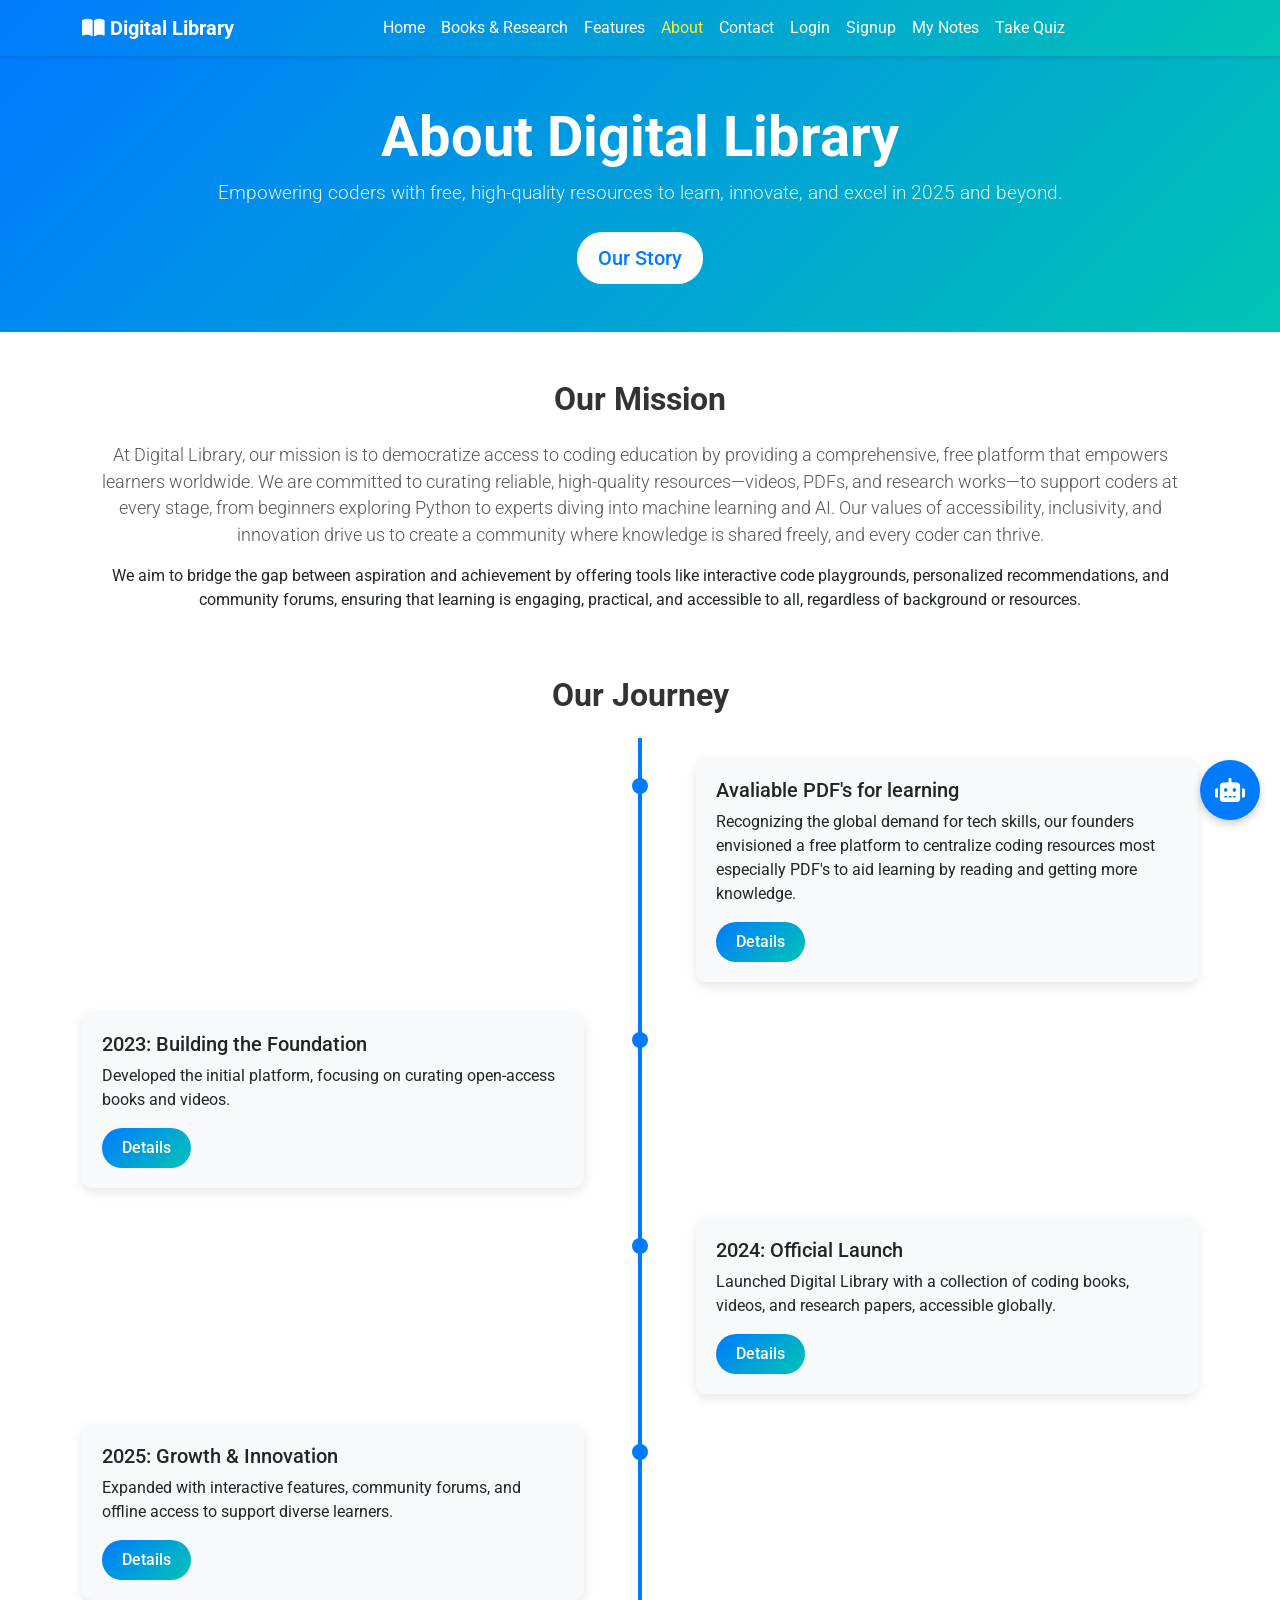
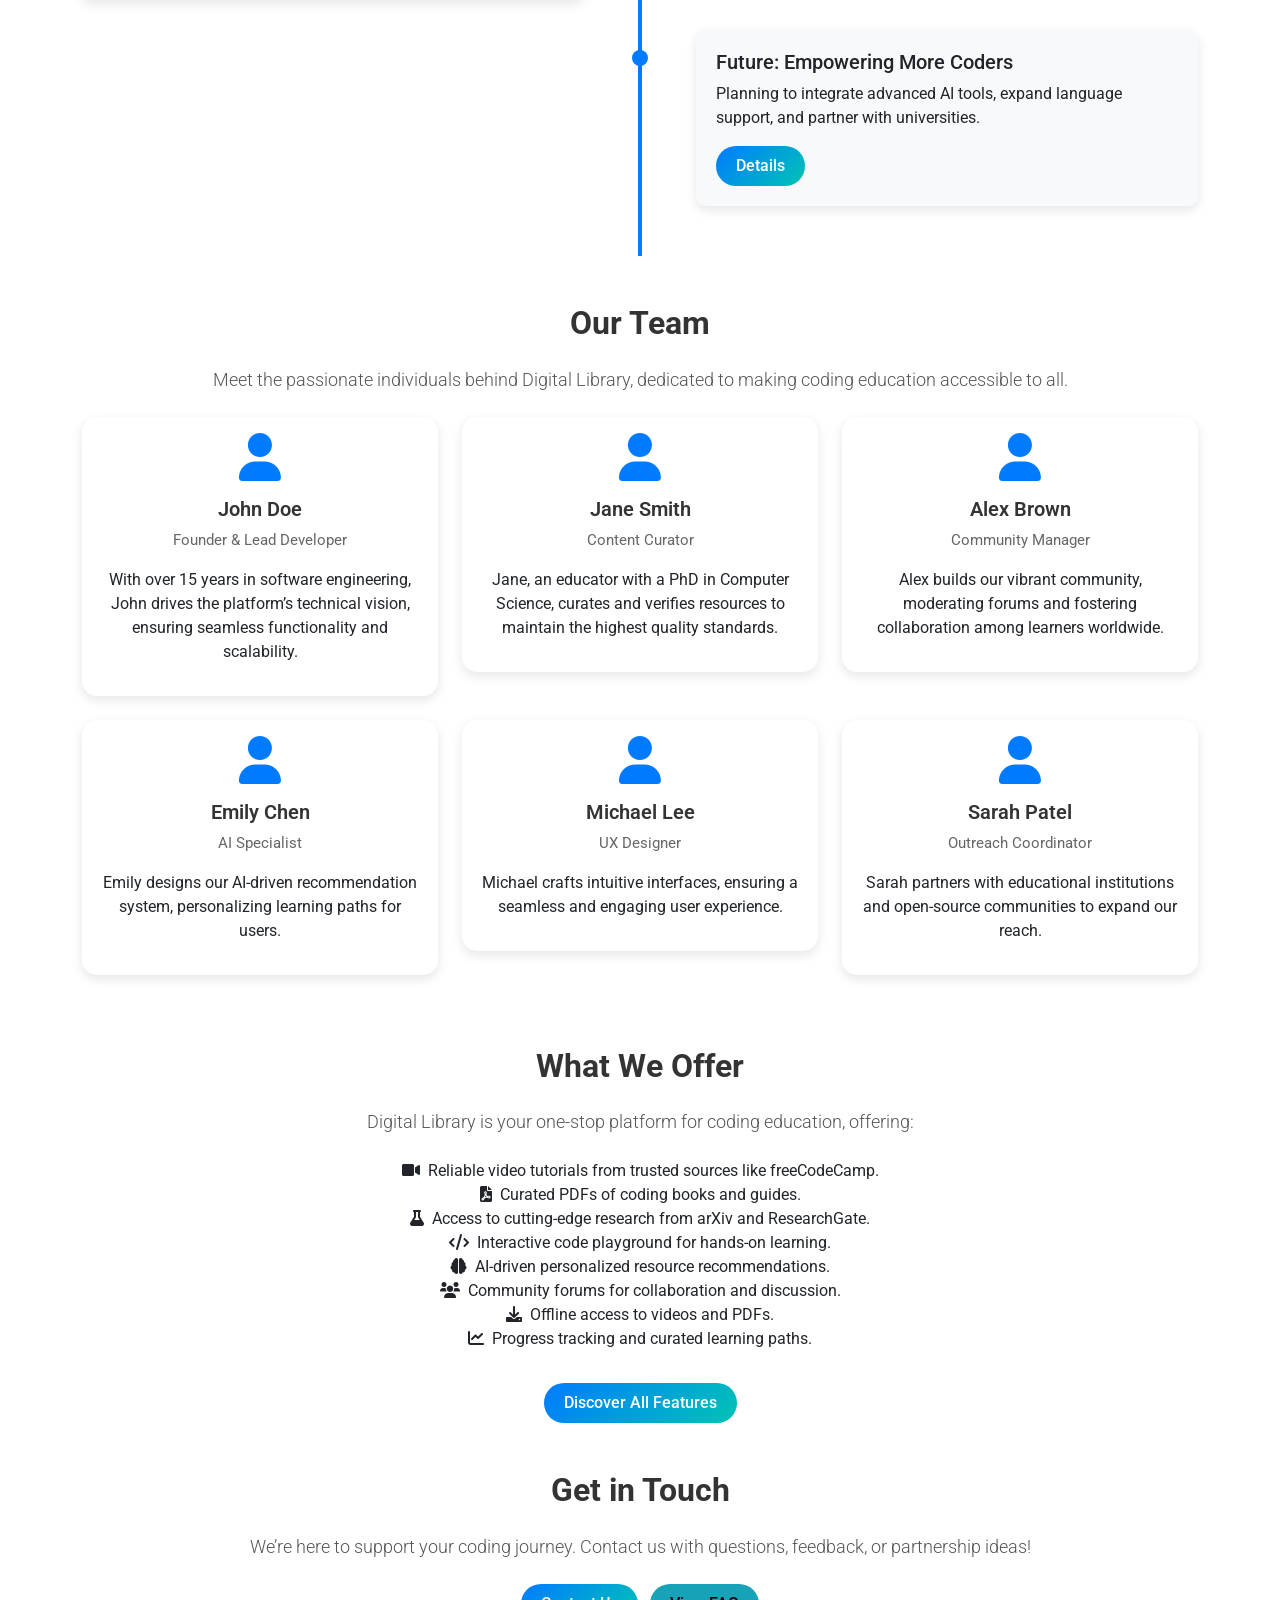
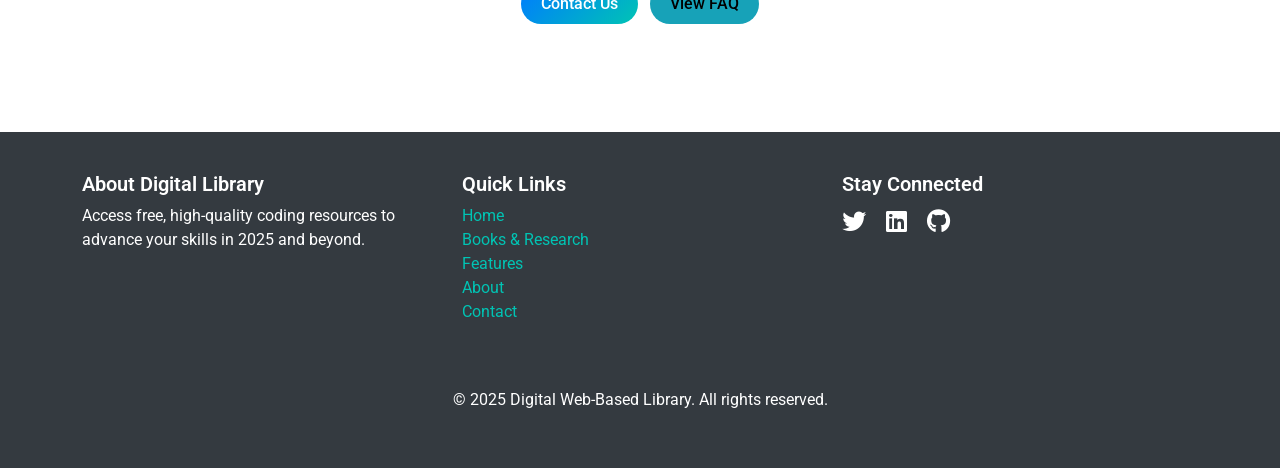
<file: Digital library/about.html>
<!DOCTYPE html>
<html lang="en">
<head>
    <meta charset="UTF-8">
    <meta name="viewport" content="width=device-width, initial-scale=1.0">
    <title>About - Digital Web-Based Library</title>
    <!-- Bootstrap CSS -->
    <link href="https://cdn.jsdelivr.net/npm/bootstrap@5.3.0/dist/css/bootstrap.min.css" rel="stylesheet">
    <!-- Font Awesome for icons -->
    <link href="https://cdnjs.cloudflare.com/ajax/libs/font-awesome/6.0.0/css/all.min.css" rel="stylesheet">
    <!-- Google Fonts for Roboto -->
    <link href="https://fonts.googleapis.com/css2?family=Roboto:wght@400;500;700&display=swap" rel="stylesheet">
    <!-- Custom CSS -->
    <link href="about.css" rel="stylesheet">
</head>
<body>

<!-- Navigation Bar (identical to books.html and features.html) -->
<nav class="navbar navbar-expand-lg navbar-light">
    <div class="container">
        <a class="navbar-brand" href="index.html"><i class="fas fa-book-open"></i> Digital Library</a>
        <button class="navbar-toggler" type="button" data-bs-toggle="collapse" data-bs-target="#navbarNav" aria-controls="navbarNav" aria-expanded="false" aria-label="Toggle navigation">
            <span class="navbar-toggler-icon"></span>
        </button>
        <div class="collapse navbar-collapse justify-content-center" id="navbarNav">
            <ul class="navbar-nav">
                <li class="nav-item"><a class="nav-link" href="index.html">Home</a></li>
                <li class="nav-item"><a class="nav-link" href="books.html">Books & Research</a></li>
                <li class="nav-item"><a class="nav-link" href="feature.html">Features</a></li>
                <li class="nav-item"><a class="nav-link active" href="about.html">About</a></li>
                <li class="nav-item"><a class="nav-link" data-bs-toggle="modal" data-bs-target="#contactModal" href="#">Contact</a></li>
                <li class="nav-item"><a class="nav-link" data-bs-toggle="modal" data-bs-target="#loginModal" href="#">Login</a></li>
                <li class="nav-item"><a class="nav-link" data-bs-toggle="modal" data-bs-target="#signupModal" href="#">Signup</a></li>
                <li class="nav-item"><a class="nav-link" href="note.html">My Notes</a></li>
                <li class="nav-item"><a class="nav-link" href="quiz.html">Take Quiz</a></li>
            </ul>
        </div>
    </div>
</nav>

<!-- Hero Section -->
<section class="hero-section py-5 bg-primary text-white">
    <div class="container text-center">
        <h1 class="display-4 fw-bold">About Digital Library</h1>
        <p class="lead mb-4">Empowering coders with free, high-quality resources to learn, innovate, and excel in 2025 and beyond.</p>
        <a href="#about" class="btn btn-light btn-lg" data-bs-toggle="tooltip" title="Learn more about us">Our Story</a>
    </div>
</section>

<!-- About Section -->
<section id="about" class="py-5">
    <div class="container">
        <!-- Mission -->
        <div class="row mb-5">
            <div class="col-12 text-center">
                <h2 class="mb-4">Our Mission</h2>
                <p class="lead">At Digital Library, our mission is to democratize access to coding education by providing a comprehensive, free platform that empowers learners worldwide. We are committed to curating reliable, high-quality resources—videos, PDFs, and research works—to support coders at every stage, from beginners exploring Python to experts diving into machine learning and AI. Our values of accessibility, inclusivity, and innovation drive us to create a community where knowledge is shared freely, and every coder can thrive.</p>
                <p>We aim to bridge the gap between aspiration and achievement by offering tools like interactive code playgrounds, personalized recommendations, and community forums, ensuring that learning is engaging, practical, and accessible to all, regardless of background or resources.</p>
            </div>
        </div>
        <!-- History -->
        <div class="row mb-5">
            <div class="col-12">
                <h2 class="text-center mb-4">Our Journey</h2>
                <div class="timeline">
                    <div class="timeline-item">
                        <div class="timeline-content">
                            <h5>Avaliable PDF's for learning</h5>
                            <p>Recognizing the global demand for tech skills, our founders envisioned a free platform to centralize coding resources most especially PDF's to aid learning by reading and getting more knowledge.</p>
                            <button class="btn btn-primary toggle-timeline" data-target="timeline2022">Details</button>
                            <div class="timeline-details" id="timeline2022">
                                <p>At Digital Library, our free, high-quality PDFs empower anyone to break into tech. Whether you’re a beginner learning Python or an expert exploring AI, our curated collection supports your journey on our web-based platform.
Why Choose Our PDFs?
Our downloadable PDFs let you learn offline, at your pace, with no cost. From coding basics to advanced research, they’re perfect for building skills in 2025’s tech landscape.
Curated for Every Learner
Explore a diverse range of vetted PDFs:

Programming: Master Python, JavaScript, and more with guides like Eloquent JavaScript.
Web Development: Learn HTML, CSS, and React with practical manuals.
Data Science & AI: Dive into Python Data Science Handbook and arXiv research papers.
Cybersecurity & Cloud: Study ethical hacking and cloud architecture.

Curated by Jane Smith, our team ensures every PDF meets high standards.
Accessible to All
Our PDFs are free, downloadable, and support offline access, making learning possible anywhere. Screen reader compatibility ensures inclusivity for all users.
Learn Smarter
Pair PDFs with our code playground, AI-driven recommendations, and learning paths to practice and track progress. Join our community forums, led by Alex Brown, to share insights and grow.
Start Today
Ready to evolve into tech? Download PDFs from our Books & Research section and start building your skills now.
Explore PDFs</p>
                            </div>
                        </div>
                    </div>
                    <div class="timeline-item">
                        <div class="timeline-content">
                            <h5>2023: Building the Foundation</h5>
                            <p>Developed the initial platform, focusing on curating open-access books and videos.</p>
                            <button class="btn btn-primary toggle-timeline" data-target="timeline2023">Details</button>
                            <div class="timeline-details" id="timeline2023">
                                <p>In 2023, Digital Library laid the groundwork for a transformative platform to empower coders worldwide. Our team of passionate educators and developers began curating a robust collection of free, high-quality coding resources, including open-access books, video tutorials, and research papers. By collaborating with open-source communities and trusted platforms like freeCodeCamp and arXiv, we ensured every resource met rigorous standards for accuracy and relevance.
This foundational year focused on designing an intuitive, web-based interface that makes learning accessible to all, from beginners mastering Python to professionals exploring AI. We introduced core features like offline PDF access and a user-friendly resource library, setting the stage for a global coding community. Led by founder John Doe and content curator Jane Smith, this milestone marked the birth of a platform dedicated to breaking down barriers and fostering tech innovation.</p>
                            </div>
                        </div>
                    </div>
                    <div class="timeline-item">
                        <div class="timeline-content">
                            <h5>2024: Official Launch</h5>
                            <p>Launched Digital Library with a collection of coding books, videos, and research papers, accessible globally.</p>
                            <button class="btn btn-primary toggle-timeline" data-target="timeline2024">Details</button>
                            <div class="timeline-details" id="timeline2024">
                                <p>In 2024, Digital Library officially launched, bringing free, high-quality coding resources to learners worldwide. Our platform debuted with a curated collection of coding books, video tutorials, and research papers, spanning Programming, Web Development, Data Science, and AI. By partnering with trusted platforms like freeCodeCamp and arXiv, we ensured a diverse, reliable library accessible to all.
Led by founder John Doe and content curator Jane Smith, the launch introduced a user-friendly interface with features like offline PDF access and categorized resource navigation. This milestone marked Digital Library as a global hub for coders, empowering beginners and experts to build skills and innovate in the tech landscape of 2025 and beyond.</p>
                            </div>
                        </div>
                    </div>
                    <div class="timeline-item">
                        <div class="timeline-content">
                            <h5>2025: Growth & Innovation</h5>
                            <p>Expanded with interactive features, community forums, and offline access to support diverse learners.</p>
                            <button class="btn btn-primary toggle-timeline" data-target="timeline2025">Details</button>
                            <div class="timeline-details" id="timeline2025">
                                <p>In 2025, Digital Library soared to new heights, expanding our platform with innovative features to empower a global community of coders. We introduced interactive code playgrounds, AI-driven resource recommendations, and vibrant community forums, making learning more engaging and personalized. Enhanced offline access ensured our PDFs and videos reached learners in any environment.
Led by founder John Doe and community manager Alex Brown, we grew to support thousands of users, from beginners mastering JavaScript to experts exploring machine learning. Strategic partnerships with open-source communities and platforms like arXiv fueled our curated library’s growth. This milestone solidified Digital Library as a dynamic hub for tech innovation, driving skill development in 2025 and beyond.</p>
                            </div>
                        </div>
                    </div>
                    <div class="timeline-item">
                        <div class="timeline-content">
                            <h5>Future: Empowering More Coders</h5>
                            <p>Planning to integrate advanced AI tools, expand language support, and partner with universities.</p>
                            <button class="btn btn-primary toggle-timeline" data-target="timelineFuture">Details</button>
                            <div class="timeline-details" id="timelineFuture">
                                <p>Looking ahead to 2026 and beyond, Digital Library is committed to empowering even more coders worldwide. We plan to integrate advanced AI tools for real-time mentorship and personalized learning paths, making tech education more intuitive. Expanding multilingual resources will ensure accessibility for diverse learners, while partnerships with universities will offer certifications to validate skills.
Led by founder John Doe and outreach coordinator Sarah Patel, our vision is to create a global ecosystem where every coder—beginner or expert—can access free, high-quality resources and thrive. By fostering inclusivity and innovation, Digital Library will continue to break barriers and shape the future of tech education.</p>
                            </div>
                        </div>
                    </div>
                </div>
            </div>
        </div>
        <!-- Team -->
        <div class="row mb-5">
            <div class="col-12 text-center">
                <h2 class="mb-4">Our Team</h2>
                <p class="lead mb-4">Meet the passionate individuals behind Digital Library, dedicated to making coding education accessible to all.</p>
            </div>
            <div class="col-md-4 col-sm-6 mb-4">
                <div class="card team-card">
                    <div class="card-body text-center">
                        <i class="fas fa-user fa-3x mb-3 text-primary"></i>
                        <h5 class="card-title">John Doe</h5>
                        <p class="card-text">Founder & Lead Developer</p>
                        <p>With over 15 years in software engineering, John drives the platform’s technical vision, ensuring seamless functionality and scalability.</p>
                    </div>
                </div>
            </div>
            <div class="col-md-4 col-sm-6 mb-4">
                <div class="card team-card">
                    <div class="card-body text-center">
                        <i class="fas fa-user fa-3x mb-3 text-primary"></i>
                        <h5 class="card-title">Jane Smith</h5>
                        <p class="card-text">Content Curator</p>
                        <p>Jane, an educator with a PhD in Computer Science, curates and verifies resources to maintain the highest quality standards.</p>
                    </div>
                </div>
            </div>
            <div class="col-md-4 col-sm-6 mb-4">
                <div class="card team-card">
                    <div class="card-body text-center">
                        <i class="fas fa-user fa-3x mb-3 text-primary"></i>
                        <h5 class="card-title">Alex Brown</h5>
                        <p class="card-text">Community Manager</p>
                        <p>Alex builds our vibrant community, moderating forums and fostering collaboration among learners worldwide.</p>
                    </div>
                </div>
            </div>
            <div class="col-md-4 col-sm-6 mb-4">
                <div class="card team-card">
                    <div class="card-body text-center">
                        <i class="fas fa-user fa-3x mb-3 text-primary"></i>
                        <h5 class="card-title">Emily Chen</h5>
                        <p class="card-text">AI Specialist</p>
                        <p>Emily designs our AI-driven recommendation system, personalizing learning paths for users.</p>
                    </div>
                </div>
            </div>
            <div class="col-md-4 col-sm-6 mb-4">
                <div class="card team-card">
                    <div class="card-body text-center">
                        <i class="fas fa-user fa-3x mb-3 text-primary"></i>
                        <h5 class="card-title">Michael Lee</h5>
                        <p class="card-text">UX Designer</p>
                        <p>Michael crafts intuitive interfaces, ensuring a seamless and engaging user experience.</p>
                    </div>
                </div>
            </div>
            <div class="col-md-4 col-sm-6 mb-4">
                <div class="card team-card">
                    <div class="card-body text-center">
                        <i class="fas fa-user fa-3x mb-3 text-primary"></i>
                        <h5 class="card-title">Sarah Patel</h5>
                        <p class="card-text">Outreach Coordinator</p>
                        <p>Sarah partners with educational institutions and open-source communities to expand our reach.</p>
                    </div>
                </div>
            </div>
        </div>
        <!-- Features -->
        <div class="row mb-5">
            <div class="col-12 text-center">
                <h2 class="mb-4">What We Offer</h2>
                <p class="lead mb-4">Digital Library is your one-stop platform for coding education, offering:</p>
                <ul class="list-unstyled">
                    <li><i class="fas fa-video me-2"></i>Reliable video tutorials from trusted sources like freeCodeCamp.</li>
                    <li><i class="fas fa-file-pdf me-2"></i>Curated PDFs of coding books and guides.</li>
                    <li><i class="fas fa-flask me-2"></i>Access to cutting-edge research from arXiv and ResearchGate.</li>
                    <li><i class="fas fa-code me-2"></i>Interactive code playground for hands-on learning.</li>
                    <li><i class="fas fa-brain me-2"></i>AI-driven personalized resource recommendations.</li>
                    <li><i class="fas fa-users me-2"></i>Community forums for collaboration and discussion.</li>
                    <li><i class="fas fa-download me-2"></i>Offline access to videos and PDFs.</li>
                    <li><i class="fas fa-chart-line me-2"></i>Progress tracking and curated learning paths.</li>
                </ul>
                <a href="feature.html" class="btn btn-primary mt-3" data-bs-toggle="tooltip" title="Explore all features">Discover All Features</a>
            </div>
        </div>
        <!-- Contact -->
        <div class="row">
            <div class="col-12 text-center">
                <h2 class="mb-4">Get in Touch</h2>
                <p class="lead mb-4">We’re here to support your coding journey. Contact us with questions, feedback, or partnership ideas!</p>
                <button class="btn btn-primary me-2" data-bs-toggle="modal" data-bs-target="#contactModal">Contact Us</button>
                <a href="./FAQ.html" class="btn btn-info">View FAQ</a>
                <div class="social-links mt-4">
                    <a href="#" class="me-3" data-bs-toggle="tooltip" title="Follow us on Twitter"><i class="fab fa-twitter"></i></a>
                    <a href="#" class="me-3" data-bs-toggle="tooltip" title="Connect on LinkedIn"><i class="fab fa-linkedin"></i></a>
                    <a href="#" class="me-3" data-bs-toggle="tooltip" title="Check our GitHub"><i class="fab fa-github"></i></a>
                </div>
            </div>
        </div>
    </div>
</section>

<!-- Login Modal -->
<div class="modal fade" id="loginModal" tabindex="-1" aria-labelledby="loginModalLabel" aria-hidden="true">
    <div class="modal-dialog modal-dialog-centered">
        <div class="modal-content">
            <div class="modal-header">
                <h5 class="modal-title" id="loginModalLabel">Login to Your Account</h5>
                <button type="button" class="btn-close" data-bs-dismiss="modal" aria-label="Close"></button>
            </div>
            <div class="modal-body">
                <form>
                    <div class="mb-3">
                        <label for="loginEmail" class="form-label">Email Address</label>
                        <input type="email" class="form-control" id="loginEmail" placeholder="name@example.com" required>
                    </div>
                    <div class="mb-3">
                        <label for="loginPassword" class="form-label">Password</label>
                        <input type="password" class="form-control" id="loginPassword" required>
                    </div>
                    <button type="button" class="btn btn-primary w-100">Login</button>
                    <p class="mt-3 text-center">Don't have an account? <a href="#" data-bs-toggle="modal" data-bs-target="#signupModal" data-bs-dismiss="modal">Sign Up</a></p>
                </form>
            </div>
        </div>
    </div>
</div>

<!-- Signup Modal -->
<div class="modal fade" id="signupModal" tabindex="-1" aria-labelledby="signupModalLabel" aria-hidden="true">
    <div class="modal-dialog modal-dialog-centered">
        <div class="modal-content">
            <div class="modal-header">
                <h5 class="modal-title" id="signupModalLabel">Create an Account</h5>
                <button type="button" class="btn-close" data-bs-dismiss="modal" aria-label="Close"></button>
            </div>
            <div class="modal-body">
                <form>
                    <div class="mb-3">
                        <label for="signupUsername" class="form-label">Username</label>
                        <input type="text" class="form-control" id="signupUsername" placeholder="Choose a username" required>
                    </div>
                    <div class="mb-3">
                        <label for="signupEmail" class="form-label">Email Address</label>
                        <input type="email" class="form-control" id="signupEmail" placeholder="name@example.com" required>
                    </div>
                    <div class="mb-3">
                        <label for="signupPassword" class="form-label">Password</label>
                        <input type="password" class="form-control" id="signupPassword" required>
                    </div>
                    <div class="mb-3">
                        <label for="confirmPassword" class="form-label">Confirm Password</label>
                        <input type="password" class="form-control" id="confirmPassword" required>
                    </div>
                    <button type="button" class="btn btn-primary w-100">Sign Up</button>
                    <p class="mt-3 text-center">Already have an account? <a href="#" data-bs-toggle="modal" data-bs-target="#loginModal" data-bs-dismiss="modal">Login</a></p>
                </form>
            </div>
        </div>
    </div>
</div>

<!-- Contact Modal -->
<div class="modal fade" id="contactModal" tabindex="-1" aria-labelledby="contactModalLabel" aria-hidden="true">
    <div class="modal-dialog modal-dialog-centered">
        <div class="modal-content">
            <div class="modal-header">
                <h5 class="modal-title" id="contactModalLabel">Contact Us</h5>
                <button type="button" class="btn-close" data-bs-dismiss="modal" aria-label="Close"></button>
            </div>
            <div class="modal-body">
                <form>
                    <div class="mb-3">
                        <label for="contactName" class="form-label">Name</label>
                        <input type="text" class="form-control" id="contactName" placeholder="Your name" required>
                    </div>
                    <div class="mb-3">
                        <label for="contactEmail" class="form-label">Email Address</label>
                        <input type="email" class="form-control" id="contactEmail" placeholder="name@example.com" required>
                    </div>
                    <div class="mb-3">
                        <label for="contactSubject" class="form-label">Subject</label>
                        <input type="text" class="form-control" id="contactSubject" placeholder="Subject" required>
                    </div>
                    <div class="mb-3">
                        <label for="contactMessage" class="form-label">Message</label>
                        <textarea class="form-control" id="contactMessage" rows="4" placeholder="Your message" required></textarea>
                    </div>
                    <button type="button" class="btn btn-primary w-100">Send Message</button>
                </form>
            </div>
        </div>
    </div>
</div>

<!-- Footer -->
<footer class="footer">
    <div class="container">
        <div class="row">
            <div class="col-md-4 mb-4">
                <h5>About Digital Library</h5>
                <p>Access free, high-quality coding resources to advance your skills in 2025 and beyond.</p>
            </div>
            <div class="col-md-4 mb-4">
                <h5>Quick Links</h5>
                <ul class="list-unstyled">
                    <li><a href="index.html">Home</a></li>
                    <li><a href="books.html">Books & Research</a></li>
                    <li><a href="features.html">Features</a></li>
                    <li><a href="about.html">About</a></li>
                    <li><a href="#" data-bs-toggle="modal" data-bs-target="#contactModal">Contact</a></li>
                </ul>
            </div>
            <div class="col-md-4 mb-4">
                <h5>Stay Connected</h5>
                <div class="social-links">
                    <a href="#" class="me-3"><i class="fab fa-twitter"></i></a>
                    <a href="#" class="me-3"><i class="fab fa-linkedin"></i></a>
                    <a href="#" class="me-3"><i class="fab fa-github"></i></a>
                </div>
            </div>
        </div>
        <div class="text-center mt-4">
            <p>&copy; 2025 Digital Web-Based Library. All rights reserved.</p>
        </div>
    </div>
</footer>

<!-- Back to Top Button -->
<a href="#about" class="btn btn-primary back-to-top" data-bs-toggle="tooltip" title="Back to top"><i class="fas fa-chevron-up"></i></a>

<!-- Chatbot -->
<div class="chatbot-button" id="chatbotToggle" data-bs-toggle="tooltip" title="Open AI Assistant">
    <i class="fas fa-robot"></i>
</div>
<div class="chatbot-window" id="chatbotWindow">
    <div class="chatbot-header">
        <h5>AI Assistant</h5>
        <button class="btn-close btn-close-white" id="chatbotClose" aria-label="Close"></button>
    </div>
    <div class="chatbot-body" id="chatbotMessages">
        <div class="chatbot-message bot">Ask me about our mission, team, or how to get started!</div>
    </div>
    <div class="chatbot-input">
        <input type="text" id="chatbotInput" placeholder="Type your question..." aria-label="Chatbot input">
        <button onclick="sendChatbotMessage()">Send</button>
    </div>
</div>

<!-- Scripts -->
<script src="https://cdn.jsdelivr.net/npm/@popperjs/core@2.11.6/dist/umd/popper.min.js"></script>
<script src="https://cdn.jsdelivr.net/npm/bootstrap@5.3.0/dist/js/bootstrap.min.js"></script>
<script src="about.js"></script>
</body>
</html>
</file>
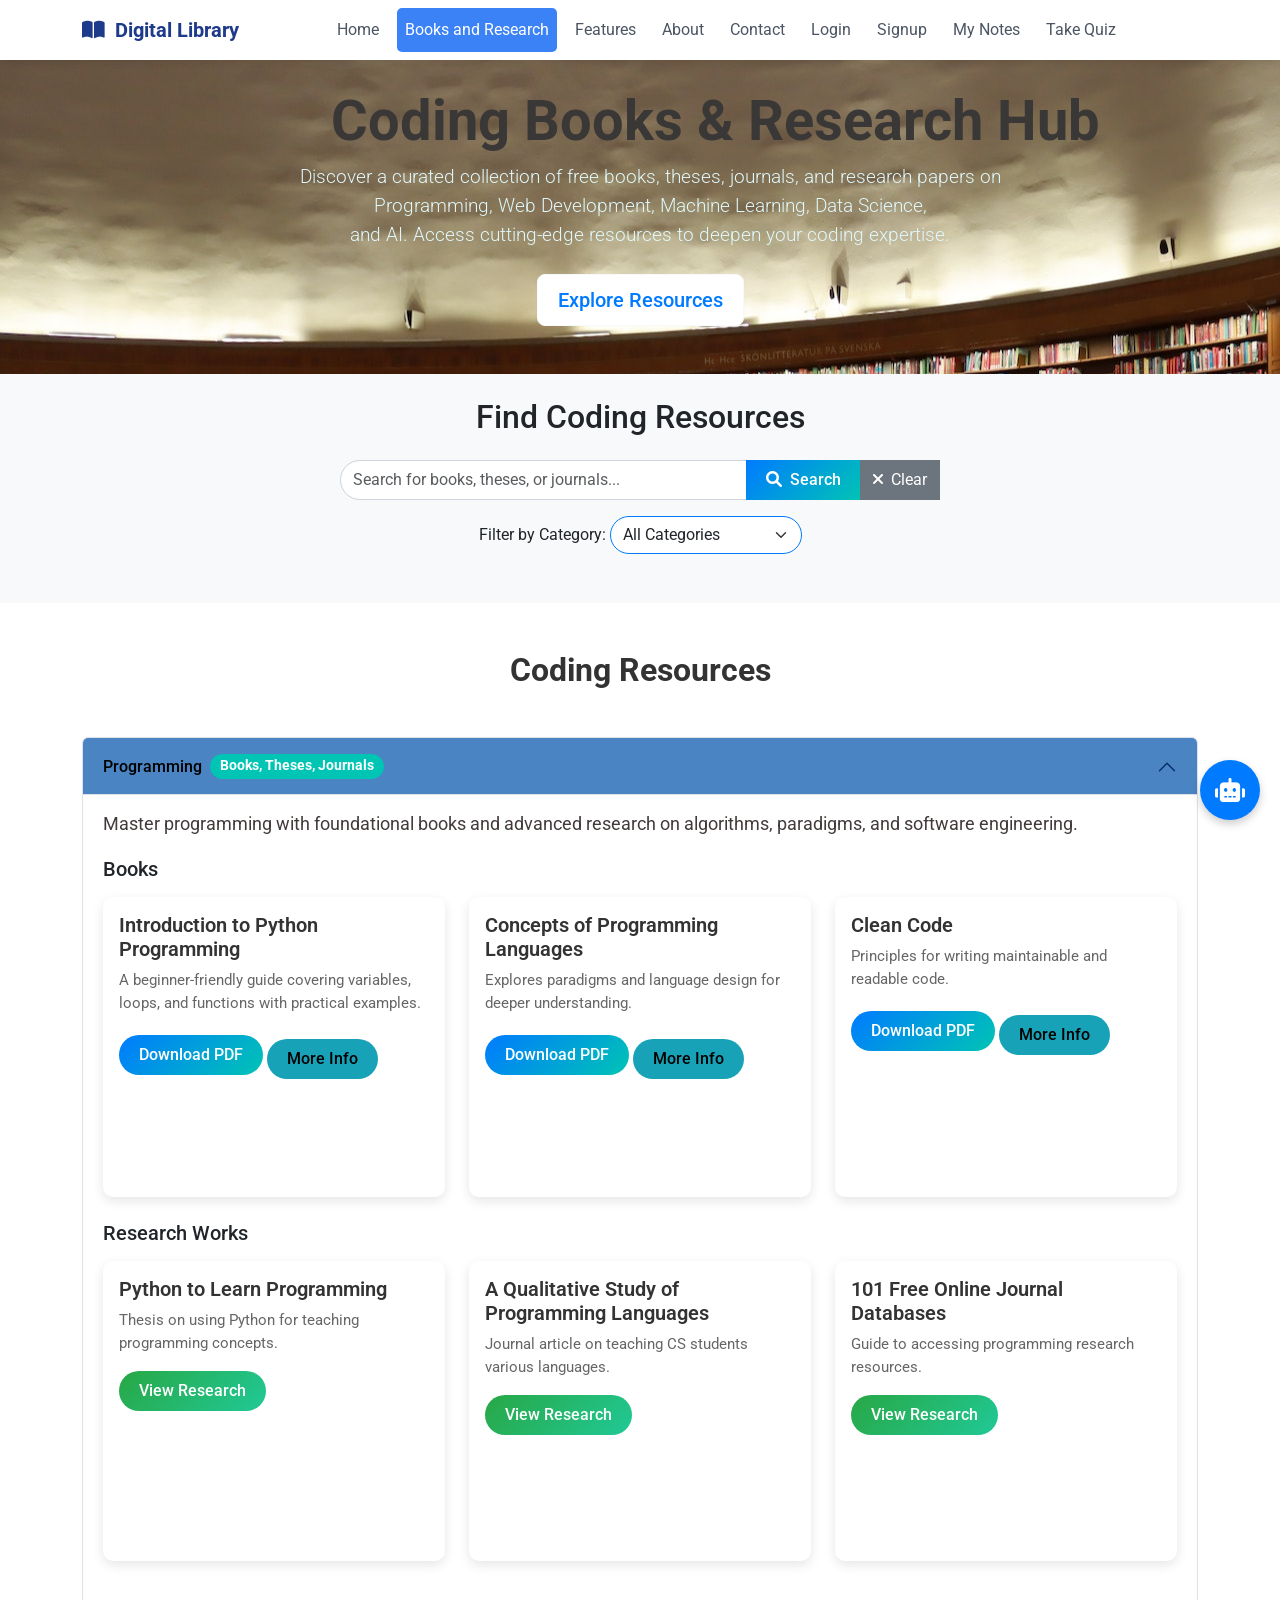
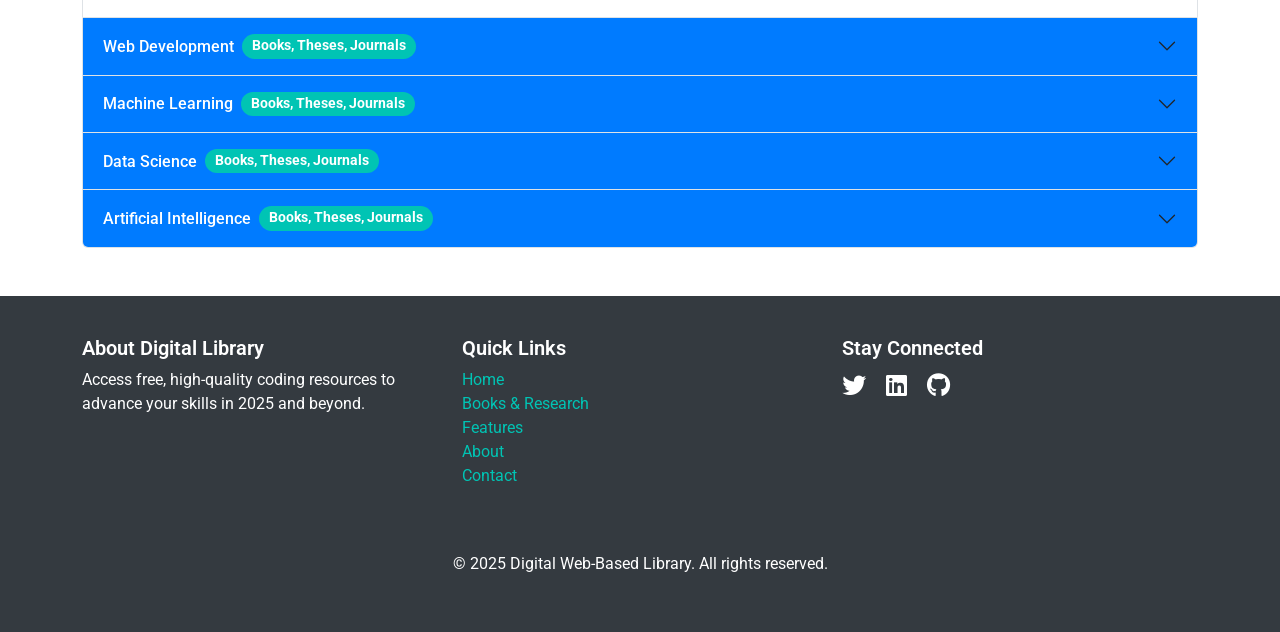
<file: Digital library/books.html>
<!DOCTYPE html>
<html lang="en">
<head>
    <meta charset="UTF-8">
    <meta name="viewport" content="width=device-width, initial-scale=1.0">
    <title>Books & Research - Digital Web-Based Library</title>
    <!-- Bootstrap CSS -->
    <link href="https://cdn.jsdelivr.net/npm/bootstrap@5.3.0/dist/css/bootstrap.min.css" rel="stylesheet">
    <!-- Font Awesome for icons -->
    <link href="https://cdnjs.cloudflare.com/ajax/libs/font-awesome/6.0.0/css/all.min.css" rel="stylesheet">
    <!-- Google Fonts for Roboto -->
    <link href="https://fonts.googleapis.com/css2?family=Roboto:wght@400;500;700&display=swap" rel="stylesheet">
    <!-- Custom CSS -->
    <link href="books.css" rel="stylesheet">
</head>
<body>

<!-- Navigation Bar -->
<nav class="navbar navbar-expand-lg navbar-light">
    <div class="container">
        <a class="navbar-brand" href="index.html"><i class="fas fa-book-open"></i> Digital Library</a>
        <button class="navbar-toggler" type="button" data-bs-toggle="collapse" data-bs-target="#navbarNav" aria-controls="navbarNav" aria-expanded="false" aria-label="Toggle navigation">
            <span class="navbar-toggler-icon"></span>
        </button>
        <div class="collapse navbar-collapse justify-content-center" id="navbarNav">
            <ul class="navbar-nav">
                <li class="nav-item"><a class="nav-link" href="index.html">Home</a></li>
                <li class="nav-item"><a class="nav-link active" href="books.html">Books and Research</a></li>
                <li class="nav-item"><a class="nav-link" href="feature.html">Features</a></li>
                <li class="nav-item"><a class="nav-link" href="about.html">About</a></li>
                <li class="nav-item"><a class="nav-link" data-bs-toggle="modal" data-bs-target="#contactModal" href="#">Contact</a></li>
                <li class="nav-item"><a class="nav-link" data-bs-toggle="modal" data-bs-target="#loginModal" href="#">Login</a></li>
                <li class="nav-item"><a class="nav-link" data-bs-toggle="modal" data-bs-target="#signupModal" href="#">Signup</a></li>
                <li class="nav-item"><a class="nav-link" href="note.html">My Notes</a></li>
                <li class="nav-item"><a class="nav-link" href="quiz.html">Take Quiz</a></li>
            </ul>
        </div>
    </div>
</nav>

<!-- Hero Section -->
<section class="hero-section py-5 bg-primary text-white">
    <div class="container-text-center">
        <h1 class="display-4 fw-bold">Coding Books & Research Hub</h1>
        <p class="lead mb-4">Discover a curated collection of free books, theses, journals, and research papers on <br> Programming, Web Development, Machine Learning, Data Science, <br> and AI. Access cutting-edge resources to deepen your coding expertise.</p>
        <a href="#research" class="btn btn-light btn-lg">Explore Resources</a>
    </div>
</section>

<!-- Search and Filter -->
<section id="search" class="py-4 bg-light">
    <div class="container text-center">
        <h2 class="mb-4">Find Coding Resources</h2>
        <form class="search-form">
            <div class="input-group mb-3 position-relative">
                <input type="text" class="form-control" id="searchInput" placeholder="Search for books, theses, or journals..." aria-label="Search resources">
                <button class="btn btn-primary" type="button" onclick="searchBooks()" data-bs-toggle="tooltip" title="Search resources"><i class="fas fa-search me-2"></i>Search</button>
                <button class="btn btn-secondary" type="button" onclick="clearSearch()" data-bs-toggle="tooltip" title="Clear search"><i class="fas fa-times me-2"></i>Clear</button>
                <div class="spinner-border text-primary search-loading" role="status">
                    <span class="visually-hidden">Loading...</span>
                </div>
            </div>
            <div class="mb-4">
                <label for="categoryFilter" class="form-label">Filter by Category:</label>
                <select id="categoryFilter" class="form-select w-auto d-inline-block" onchange="filterCategory()">
                    <option value="all">All Categories</option>
                    <option value="programming">Programming</option>
                    <option value="webDevelopment">Web Development</option>
                    <option value="machineLearning">Machine Learning</option>
                    <option value="dataScience">Data Science</option>
                    <option value="ai">Artificial Intelligence</option>
                </select>
            </div>
        </form>
    </div>
</section>

<!-- Books & Research Section -->
<section id="research" class="py-5">
    <div class="container">
        <h2 class="text-center mb-5">Coding Resources</h2>
        <div class="accordion" id="researchAccordion">
            <!-- Programming -->
            <div class="accordion-item" id="programmingSection">
                <h2 class="accordion-header">
                    <button class="accordion-button" type="button" data-bs-toggle="collapse" data-bs-target="#programmingCollapse" aria-expanded="true">
                        Programming <span class="badge badge-category ms-2">Books, Theses, Journals</span>
                    </button>
                </h2>
                <div id="programmingCollapse" class="accordion-collapse collapse show" data-bs-parent="#researchAccordion">
                    <div class="accordion-body">
                        <p class="category-intro">Master programming with foundational books and advanced research on algorithms, paradigms, and software engineering.</p>
                        <h5 class="mb-3">Books</h5>
                        <div class="row book-carousel" id="programmingBooks">
                            <div class="col-md-4 col-sm-6 book-card">
                                <div class="card research-card">
                                    <div class="card-body">
                                        <h5 class="card-title">Introduction to Python Programming</h5>
                                        <p class="card-text">A beginner-friendly guide covering variables, loops, and functions with practical examples.</p>
                                        <a href="https://assets.openstax.org/oscms-prodcms/media/documents/Introduction_to_Python_Programming_-_WEB.pdf" class="btn btn-primary" target="_blank" data-bs-toggle="tooltip" title="Download PDF">Download PDF</a>
                                        <a href="https://www.python.org/about/" class="btn btn-info mt-2" target="_blank" data-bs-toggle="tooltip" title="More about Python">More Info</a>
                                    </div>
                                </div>
                            </div>
                            <div class="col-md-4 col-sm-6 book-card">
                                <div class="card research-card">
                                    <div class="card-body">
                                        <h5 class="card-title">Concepts of Programming Languages</h5>
                                        <p class="card-text">Explores paradigms and language design for deeper understanding.</p>
                                        <a href="https://www.ime.usp.br/~alvaroma/ucsp/proglang/book.pdf" class="btn btn-primary" target="_blank" data-bs-toggle="tooltip" title="Download PDF">Download PDF</a>
                                        <a href="https://www.programminglanguages.info/" class="btn btn-info mt-2" target="_blank" data-bs-toggle="tooltip" title="More about programming languages">More Info</a>
                                    </div>
                                </div>
                            </div>
                            <div class="col-md-4 col-sm-6 book-card">
                                <div class="card research-card">
                                    <div class="card-body">
                                        <h5 class="card-title">Clean Code</h5>
                                        <p class="card-text">Principles for writing maintainable and readable code.</p>
                                        <a href="https://github.com/ryanmcdermott/clean-code-javascript/raw/master/clean-code-javascript.pdf" class="btn btn-primary" target="_blank" data-bs-toggle="tooltip" title="Download PDF">Download PDF</a>
                                        <a href="https://github.com/ryanmcdermott/clean-code-javascript" class="btn btn-info mt-2" target="_blank" data-bs-toggle="tooltip" title="More about Clean Code">More Info</a>
                                    </div>
                                </div>
                            </div>
                        </div>
                        <h5 class="mb-3 mt-4">Research Works</h5>
                        <div class="row book-carousel">
                            <div class="col-md-4 col-sm-6 book-card">
                                <div class="card research-card">
                                    <div class="card-body">
                                        <h5 class="card-title">Python to Learn Programming</h5>
                                        <p class="card-text">Thesis on using Python for teaching programming concepts.</p>
                                        <a href="https://www.researchgate.net/publication/258800484_Python_to_learn_programming" class="btn btn-research" target="_blank" data-bs-toggle="tooltip" title="View research paper">View Research</a>
                                    </div>
                                </div>
                            </div>
                            <div class="col-md-4 col-sm-6 book-card">
                                <div class="card research-card">
                                    <div class="card-body">
                                        <h5 class="card-title">A Qualitative Study of Programming Languages</h5>
                                        <p class="card-text">Journal article on teaching CS students various languages.</p>
                                        <a href="https://www.researchgate.net/publication/306438454_A_qualitative_study_of_major_programming_languages_teaching_programming_languages_to_computer_science_students" class="btn btn-research" target="_blank" data-bs-toggle="tooltip" title="View research paper">View Research</a>
                                    </div>
                                </div>
                            </div>
                            <div class="col-md-4 col-sm-6 book-card">
                                <div class="card research-card">
                                    <div class="card-body">
                                        <h5 class="card-title">101 Free Online Journal Databases</h5>
                                        <p class="card-text">Guide to accessing programming research resources.</p>
                                        <a href="https://www.researchgate.net/publication/327098316_101_Free_Online_Journal_and_Research_Databases_for_Academics" class="btn btn-research" target="_blank" data-bs-toggle="tooltip" title="View research paper">View Research</a>
                                    </div>
                                </div>
                            </div>
                        </div>
                        <nav aria-label="Programming pagination" class="book-pagination mt-4">
                            <ul class="pagination justify-content-center"></ul>
                        </nav>
                    </div>
                </div>
            </div>
            <!-- Web Development -->
            <div class="accordion-item" id="webDevelopmentSection">
                <h2 class="accordion-header">
                    <button class="accordion-button collapsed" type="button" data-bs-toggle="collapse" data-bs-target="#webDevelopmentCollapse">
                        Web Development <span class="badge badge-category ms-2">Books, Theses, Journals</span>
                    </button>
                </h2>
                <div id="webDevelopmentCollapse" class="accordion-collapse collapse" data-bs-parent="#researchAccordion">
                    <div class="accordion-body">
                        <p class="category-intro">Build modern websites with resources on HTML, CSS, JavaScript, and frameworks, plus research on web technologies.</p>
                        <h5 class="mb-3">Books</h5>
                        <div class="row book-carousel" id="webDevelopmentBooks">
                            <div class="col-md-4 col-sm-6 book-card">
                                <div class="card research-card">
                                    <div class="card-body">
                                        <h5 class="card-title">HTML and CSS: Design and Build Websites</h5>
                                        <p class="card-text">Beginner's guide to web design fundamentals.</p>
                                        <a href="https://www.pdfdrive.com/download.pdf?id=158527171&h=5b5b5b5b5b5b5b5b&d=pdfdrive.com" class="btn btn-primary" target="_blank" data-bs-toggle="tooltip" title="Download PDF">Download PDF</a>
                                        <a href="https://www.w3schools.com/" class="btn btn-info mt-2" target="_blank" data-bs-toggle="tooltip" title="More about HTML and CSS">More Info</a>
                                    </div>
                                </div>
                            </div>
                            <div class="col-md-4 col-sm-6 book-card">
                                <div class="card research-card">
                                    <div class="card-body">
                                        <h5 class="card-title">Eloquent JavaScript</h5>
                                        <p class="card-text">Modern introduction to JavaScript programming.</p>
                                        <a href="https://eloquentjavascript.net/Eloquent_JavaScript.pdf" class="btn btn-primary" target="_blank" data-bs-toggle="tooltip" title="Download PDF">Download PDF</a>
                                        <a href="https://eloquentjavascript.net/" class="btn btn-info mt-2" target="_blank" data-bs-toggle="tooltip" title="More about JavaScript">More Info</a>
                                    </div>
                                </div>
                            </div>
                            <div class="col-md-4 col-sm-6 book-card">
                                <div class="card research-card">
                                    <div class="card-body">
                                        <h5 class="card-title">Learning Web Design</h5>
                                        <p class="card-text">Covers HTML, CSS, JavaScript, and web graphics.</p>
                                        <a href="https://ptgmedia.pearsoncmg.com/images/9780138018238/samplepages/0138018235.pdf" class="btn btn-primary" target="_blank" data-bs-toggle="tooltip" title="Download PDF">Download PDF</a>
                                        <a href="https://www.learningwebdesign.com/" class="btn btn-info mt-2" target="_blank" data-bs-toggle="tooltip" title="More about web design">More Info</a>
                                    </div>
                                </div>
                            </div>
                        </div>
                        <h5 class="mb-3 mt-4">Research Works</h5>
                        <div class="row book-carousel">
                            <div class="col-md-4 col-sm-6 book-card">
                                <div class="card research-card">
                                    <div class="card-body">
                                        <h5 class="card-title">Web Development Trends</h5>
                                        <p class="card-text">Journal on modern web frameworks and technologies.</p>
                                        <a href="https://www.researchgate.net/publication/374824054_Web_Development_Trends_and_Technologies" class="btn btn-research" target="_blank" data-bs-toggle="tooltip" title="View research paper">View Research</a>
                                    </div>
                                </div>
                            </div>
                            <div class="col-md-4 col-sm-6 book-card">
                                <div class="card research-card">
                                    <div class="card-body">
                                        <h5 class="card-title">Responsive Web Design Thesis</h5>
                                        <p class="card-text">Study on adaptive layouts for mobile devices.</p>
                                        <a href="https://www.researchgate.net/publication/326546789_Responsive_Web_Design" class="btn btn-research" target="_blank" data-bs-toggle="tooltip" title="View research paper">View Research</a>
                                    </div>
                                </div>
                            </div>
                            <div class="col-md-4 col-sm-6 book-card">
                                <div class="card research-card">
                                    <div class="card-body">
                                        <h5 class="card-title">Web Accessibility Standards</h5>
                                        <p class="card-text">Paper on inclusive web design practices.</p>
                                        <a href="https://www.w3.org/WAI/standards-guidelines/" class="btn btn-research" target="_blank" data-bs-toggle="tooltip" title="View research paper">View Research</a>
                                    </div>
                                </div>
                            </div>
                        </div>
                        <nav aria-label="Web Development pagination" class="book-pagination mt-4">
                            <ul class="pagination justify-content-center"></ul>
                        </nav>
                    </div>
                </div>
            </div>
            <!-- Machine Learning -->
            <div class="accordion-item" id="machineLearningSection">
                <h2 class="accordion-header">
                    <button class="accordion-button collapsed" type="button" data-bs-toggle="collapse" data-bs-target="#machineLearningCollapse">
                        Machine Learning <span class="badge badge-category ms-2">Books, Theses, Journals</span>
                    </button>
                </h2>
                <div id="machineLearningCollapse" class="accordion-collapse collapse" data-bs-parent="#researchAccordion">
                    <div class="accordion-body">
                        <p class="category-intro">Dive into algorithms, neural networks, and applications with books and advanced research papers.</p>
                        <h5 class="mb-3">Books</h5>
                        <div class="row book-carousel" id="machineLearningBooks">
                            <div class="col-md-4 col-sm-6 book-card">
                                <div class="card research-card">
                                    <div class="card-body">
                                        <h5 class="card-title">Introduction to Machine Learning</h5>
                                        <p class="card-text">Beginner's guide to ML algorithms and applications.</p>
                                        <a href="https://alex.smola.org/drafts/thebook.pdf" class="btn btn-primary" target="_blank" data-bs-toggle="tooltip" title="Download PDF">Download PDF</a>
                                        <a href="https://www.coursera.org/learn/machine-learning" class="btn btn-info mt-2" target="_blank" data-bs-toggle="tooltip" title="More about ML">More Info</a>
                                    </div>
                                </div>
                            </div>
                            <div class="col-md-4 col-sm-6 book-card">
                                <div class="card research-card">
                                    <div class="card-body">
                                        <h5 class="card-title">Understanding Machine Learning</h5>
                                        <p class="card-text">Theory and algorithms for intermediate learners.</p>
                                        <a href="https://www.cs.huji.ac.il/~shais/UnderstandingMachineLearning/understanding-machine-learning-theory-algorithms.pdf" class="btn btn-primary" target="_blank" data-bs-toggle="tooltip" title="Download PDF">Download PDF</a>
                                        <a href="https://www.coursera.org/learn/machine-learning" class="btn btn-info mt-2" target="_blank" data-bs-toggle="tooltip" title="More about ML">More Info</a>
                                    </div>
                                </div>
                            </div>
                            <div class="col-md-4 col-sm-6 book-card">
                                <div class="card research-card">
                                    <div class="card-body">
                                        <h5 class="card-title">Pattern Recognition and Machine Learning</h5>
                                        <p class="card-text">Advanced pattern recognition techniques.</p>
                                        <a href="https://www.microsoft.com/en-us/research/wp-content/uploads/2006/01/Bishop-Pattern-Recognition-and-Machine-Learning-2006.pdf" class="btn btn-primary" target="_blank" data-bs-toggle="tooltip" title="Download PDF">Download PDF</a>
                                        <a href="https://www.coursera.org/learn/machine-learning" class="btn btn-info mt-2" target="_blank" data-bs-toggle="tooltip" title="More about ML">More Info</a>
                                    </div>
                                </div>
                            </div>
                        </div>
                        <h5 class="mb-3 mt-4">Research Works</h5>
                        <div class="row book-carousel">
                            <div class="col-md-4 col-sm-6 book-card">
                                <div class="card research-card">
                                    <div class="card-body">
                                        <h5 class="card-title">Machine Learning and Deep Learning</h5>
                                        <p class="card-text">Comparative study of ML and DL techniques.</p>
                                        <a href="https://www.researchgate.net/publication/364097061_Machine_Learning_and_Deep_Learning" class="btn btn-research" target="_blank" data-bs-toggle="tooltip" title="View research paper">View Research</a>
                                    </div>
                                </div>
                            </div>
                            <div class="col-md-4 col-sm-6 book-card">
                                <div class="card research-card">
                                    <div class="card-body">
                                        <h5 class="card-title">Research on ML Algorithms</h5>
                                        <p class="card-text">Development and applications of ML algorithms.</p>
                                        <a href="https://www.researchgate.net/publication/341875705_Research_on_Machine_Learning_and_Its_Algorithms_and_Development" class="btn btn-research" target="_blank" data-bs-toggle="tooltip" title="View research paper">View Research</a>
                                    </div>
                                </div>
                            </div>
                            <div class="col-md-4 col-sm-6 book-card">
                                <div class="card research-card">
                                    <div class="card-body">
                                        <h5 class="card-title">Deep Learning for NLP</h5>
                                        <p class="card-text">Thesis on deep learning in natural language processing.</p>
                                        <a href="https://arxiv.org/pdf/2003.00185" class="btn btn-research" target="_blank" data-bs-toggle="tooltip" title="View research paper">View Research</a>
                                    </div>
                                </div>
                            </div>
                        </div>
                        <nav aria-label="Machine Learning pagination" class="book-pagination mt-4">
                            <ul class="pagination justify-content-center"></ul>
                        </nav>
                    </div>
                </div>
            </div>
            <!-- Data Science -->
            <div class="accordion-item" id="dataScienceSection">
                <h2 class="accordion-header">
                    <button class="accordion-button collapsed" type="button" data-bs-toggle="collapse" data-bs-target="#dataScienceCollapse">
                        Data Science <span class="badge badge-category ms-2">Books, Theses, Journals</span>
                    </button>
                </h2>
                <div id="dataScienceCollapse" class="accordion-collapse collapse" data-bs-parent="#researchAccordion">
                    <div class="accordion-body">
                        <p class="category-intro">Transform data into insights with resources on statistics, visualization, and analytics.</p>
                        <h5 class="mb-3">Books</h5>
                        <div class="row book-carousel" id="dataScienceBooks">
                            <div class="col-md-4 col-sm-6 book-card">
                                <div class="card research-card">
                                    <div class="card-body">
                                        <h5 class="card-title">Data Science and Machine Learning</h5>
                                        <p class="card-text">Introduction to data science and ML applications.</p>
                                        <a href="https://people.smp.uq.edu.au/DirkKroese/DSML/DSML.pdf" class="btn btn-primary" target="_blank" data-bs-toggle="tooltip" title="Download PDF">Download PDF</a>
                                        <a href="https://www.datacamp.com/" class="btn btn-info mt-2" target="_blank" data-bs-toggle="tooltip" title="More about Data Science">More Info</a>
                                    </div>
                                </div>
                            </div>
                            <div class="col-md-4 col-sm-6 book-card">
                                <div class="card research-card">
                                    <div class="card-body">
                                        <h5 class="card-title">Python Data Science Handbook</h5>
                                        <p class="card-text">Tools for data science using Python, including NumPy and Pandas.</p>
                                        <a href="https://soclibrary.futa.edu.ng/books/DATA%20SCIENCE%20FROM%20SCRATCH%20From%20Data%20Visualization%20To%20Manipulation.%20It%20Is%20The%20Easy%20Way%20All%20You%20Need%20For%20Business%20Using%20The...%20(WILLIAM%20GRAY)%20(Z-Library).pdf" class="btn btn-primary" target="_blank" data-bs-toggle="tooltip" title="Download PDF">Download PDF</a>
                                        <a href="https://jakevdp.github.io/PythonDataScienceHandbook/" class="btn btn-info mt-2" target="_blank" data-bs-toggle="tooltip" title="More about Python Data Science">More Info</a>
                                    </div>
                                </div>
                            </div>
                            <div class="col-md-4 col-sm-6 book-card">
                                <div class="card research-card">
                                    <div class="card-body">
                                        <h5 class="card-title">Foundations of Data Science</h5>
                                        <p class="card-text">Theoretical foundations covering math and stats.</p>
                                        <a href="https://www.cs.cornell.edu/jeh/book.pdf" class="btn btn-primary" target="_blank" data-bs-toggle="tooltip" title="Download PDF">Download PDF</a>
                                        <a href="https://www.datacamp.com/" class="btn btn-info mt-2" target="_blank" data-bs-toggle="tooltip" title="More about Data Science">More Info</a>
                                    </div>
                                </div>
                            </div>
                        </div>
                        <h5 class="mb-3 mt-4">Research Works</h5>
                        <div class="row book-carousel">
                            <div class="col-md-4 col-sm-6 book-card">
                                <div class="card research-card">
                                    <div class="card-body">
                                        <h5 class="card-title">Big Data Analytics</h5>
                                        <p class="card-text">Journal on big data techniques and applications.</p>
                                        <a href="https://www.researchgate.net/publication/305689350_Big_Data_Analytics" class="btn btn-research" target="_blank" data-bs-toggle="tooltip" title="View research paper">View Research</a>
                                    </div>
                                </div>
                            </div>
                            <div class="col-md-4 col-sm-6 book-card">
                                <div class="card research-card">
                                    <div class="card-body">
                                        <h5 class="card-title">Data Science in Practice</h5>
                                        <p class="card-text">Thesis on real-world data science applications.</p>
                                        <a href="https://www.researchgate.net/publication/334687391_Data_Science_in_Practice" class="btn btn-research" target="_blank" data-bs-toggle="tooltip" title="View research paper">View Research</a>
                                    </div>
                                </div>
                            </div>
                            <div class="col-md-4 col-sm-6 book-card">
                                <div class="card research-card">
                                    <div class="card-body">
                                        <h5 class="card-title">Data Visualization Techniques</h5>
                                        <p class="card-text">Paper on effective visualization methods.</p>
                                        <a href="https://www.researchgate.net/publication/319181423_Data_Visualization_Techniques" class="btn btn-research" target="_blank" data-bs-toggle="tooltip" title="View research paper">View Research</a>
                                    </div>
                                </div>
                            </div>
                        </div>
                        <nav aria-label="Data Science pagination" class="book-pagination mt-4">
                            <ul class="pagination justify-content-center"></ul>
                        </nav>
                    </div>
                </div>
            </div>
            <!-- Artificial Intelligence -->
            <div class="accordion-item" id="aiSection">
                <h2 class="accordion-header">
                    <button class="accordion-button collapsed" type="button" data-bs-toggle="collapse" data-bs-target="#aiCollapse">
                        Artificial Intelligence <span class="badge badge-category ms-2">Books, Theses, Journals</span>
                    </button>
                </h2>
                <div id="aiCollapse" class="accordion-collapse collapse" data-bs-parent="#researchAccordion">
                    <div class="accordion-body">
                        <p class="category-intro">Explore AI concepts, ethics, and advanced research for intelligent systems.</p>
                        <h5 class="mb-3">Books</h5>
                        <div class="row book-carousel" id="aiBooks">
                            <div class="col-md-4 col-sm-6 book-card">
                                <div class="card research-card">
                                    <div class="card-body">
                                        <h5 class="card-title">Artificial Intelligence: A Modern Approach</h5>
                                        <p class="card-text">Comprehensive textbook on AI concepts and techniques.</p>
                                        <a href="http://aima.cs.berkeley.edu/aima.pdf" class="btn btn-primary" target="_blank" data-bs-toggle="tooltip" title="Download PDF">Download PDF</a>
                                        <a href="http://aima.cs.berkeley.edu/" class="btn btn-info mt-2" target="_blank" data-bs-toggle="tooltip" title="More about AI">More Info</a>
                                    </div>
                                </div>
                            </div>
                            <div class="col-md-4 col-sm-6 book-card">
                                <div class="card research-card">
                                    <div class="card-body">
                                        <h5 class="card-title">AI Superpowers</h5>
                                        <p class="card-text">Impact of AI on global economies and industries.</p>
                                        <a href="https://www.pdfdrive.com/ai-superpowers-china-silicon-valley-and-the-new-world-order-e185949958.html" class="btn btn-primary" target="_blank" data-bs-toggle="tooltip" title="Download PDF">Download PDF</a>
                                        <a href="https://kaispace.com/ai-superpowers/" class="btn btn-info mt-2" target="_blank" data-bs-toggle="tooltip" title="More about AI">More Info</a>
                                    </div>
                                </div>
                            </div>
                            <div class="col-md-4 col-sm-6 book-card">
                                <div class="card research-card">
                                    <div class="card-body">
                                        <h5 class="card-title">Superintelligence</h5>
                                        <p class="card-text">Future implications of AI for humanity.</p>
                                        <a href="https://www.pdfdrive.com/superintelligence-paths-dangers-strategies-e158527171.html" class="btn btn-primary" target="_blank" data-bs-toggle="tooltip" title="Download PDF">Download PDF</a>
                                        <a href="https://nickbostrom.com/superintelligence/" class="btn btn-info mt-2" target="_blank" data-bs-toggle="tooltip" title="More about AI">More Info</a>
                                    </div>
                                </div>
                            </div>
                        </div>
                        <h5 class="mb-3 mt-4">Research Works</h5>
                        <div class="row book-carousel">
                            <div class="col-md-4 col-sm-6 book-card">
                                <div class="card research-card">
                                    <div class="card-body">
                                        <h5 class="card-title">Ethics of Artificial Intelligence</h5>
                                        <p class="card-text">Paper on ethical considerations in AI development.</p>
                                        <a href="https://arxiv.org/pdf/1802.02181" class="btn btn-research" target="_blank" data-bs-toggle="tooltip" title="View research paper">View Research</a>
                                    </div>
                                </div>
                            </div>
                            <div class="col-md-4 col-sm-6 book-card">
                                <div class="card research-card">
                                    <div class="card-body">
                                        <h5 class="card-title">AI in Healthcare Thesis</h5>
                                        <p class="card-text">Applications of AI in medical diagnostics.</p>
                                        <a href="https://www.researchgate.net/publication/340224168_Artificial_Intelligence_in_Healthcare" class="btn btn-research" target="_blank" data-bs-toggle="tooltip" title="View research paper">View Research</a>
                                    </div>
                                </div>
                            </div>
                            <div class="col-md-4 col-sm-6 book-card">
                                <div class="card research-card">
                                    <div class="card-body">
                                        <h5 class="card-title">Advances in AI Algorithms</h5>
                                        <p class="card-text">Journal on recent AI algorithm developments.</p>
                                        <a href="https://www.researchgate.net/publication/335789991_Advances_in_Artificial_Intelligence_Algorithms" class="btn btn-research" target="_blank" data-bs-toggle="tooltip" title="View research paper">View Research</a>
                                    </div>
                                </div>
                            </div>
                        </div>
                        <nav aria-label="AI pagination" class="book-pagination mt-4">
                            <ul class="pagination justify-content-center"></ul>
                        </nav>
                    </div>
                </div>
            </div>
        </div>
    </div>
</section>

<!-- Login Modal -->
<div class="modal fade" id="loginModal" tabindex="-1" aria-labelledby="loginModalLabel" aria-hidden="true">
    <div class="modal-dialog modal-dialog-centered">
        <div class="modal-content">
            <div class="modal-header">
                <h5 class="modal-title" id="loginModalLabel">Login to Your Account</h5>
                <button type="button" class="btn-close" data-bs-dismiss="modal" aria-label="Close"></button>
            </div>
            <div class="modal-body">
                <form>
                    <div class="mb-3">
                        <label for="loginEmail" class="form-label">Email Address</label>
                        <input type="email" class="form-control" id="loginEmail" placeholder="name@example.com" required>
                    </div>
                    <div class="mb-3">
                        <label for="loginPassword" class="form-label">Password</label>
                        <input type="password" class="form-control" id="loginPassword" required>
                    </div>
                    <button type="button" class="btn btn-primary w-100">Login</button>
                    <p class="mt-3 text-center">Don't have an account? <a href="#" data-bs-toggle="modal" data-bs-target="#signupModal" data-bs-dismiss="modal">Sign Up</a></p>
                </form>
            </div>
        </div>
    </div>
</div>

<!-- Signup Modal -->
<div class="modal fade" id="signupModal" tabindex="-1" aria-labelledby="signupModalLabel" aria-hidden="true">
    <div class="modal-dialog modal-dialog-centered">
        <div class="modal-content">
            <div class="modal-header">
                <h5 class="modal-title" id="signupModalLabel">Create an Account</h5>
                <button type="button" class="btn-close" data-bs-dismiss="modal" aria-label="Close"></button>
            </div>
            <div class="modal-body">
                <form>
                    <div class="mb-3">
                        <label for="signupUsername" class="form-label">Username</label>
                        <input type="text" class="form-control" id="signupUsername" placeholder="Choose a username" required>
                    </div>
                    <div class="mb-3">
                        <label for="signupEmail" class="form-label">Email Address</label>
                        <input type="email" class="form-control" id="signupEmail" placeholder="name@example.com" required>
                    </div>
                    <div class="mb-3">
                        <label for="signupPassword" class="form-label">Password</label>
                        <input type="password" class="form-control" id="signupPassword" required>
                    </div>
                    <div class="mb-3">
                        <label for="confirmPassword" class="form-label">Confirm Password</label>
                        <input type="password" class="form-control" id="confirmPassword" required>
                    </div>
                    <button type="button" class="btn btn-primary w-100">Sign Up</button>
                    <p class="mt-3 text-center">Already have an account? <a href="#" data-bs-toggle="modal" data-bs-target="#loginModal" data-bs-dismiss="modal">Login</a></p>
                </form>
            </div>
        </div>
    </div>
</div>

<!-- Contact Modal -->
<div class="modal fade" id="contactModal" tabindex="-1" aria-labelledby="contactModalLabel" aria-hidden="true">
    <div class="modal-dialog modal-dialog-centered">
        <div class="modal-content">
            <div class="modal-header">
                <h5 class="modal-title" id="contactModalLabel">Contact Us</h5>
                <button type="button" class="btn-close" data-bs-dismiss="modal" aria-label="Close"></button>
            </div>
            <div class="modal-body">
                <form>
                    <div class="mb-3">
                        <label for="contactName" class="form-label">Name</label>
                        <input type="text" class="form-control" id="contactName" placeholder="Your name" required>
                    </div>
                    <div class="mb-3">
                        <label for="contactEmail" class="form-label">Email Address</label>
                        <input type="email" class="form-control" id="contactEmail" placeholder="name@example.com" required>
                    </div>
                    <div class="mb-3">
                        <label for="contactSubject" class="form-label">Subject</label>
                        <input type="text" class="form-control" id="contactSubject" placeholder="Subject" required>
                    </div>
                    <div class="mb-3">
                        <label for="contactMessage" class="form-label">Message</label>
                        <textarea class="form-control" id="contactMessage" rows="4" placeholder="Your message" required></textarea>
                    </div>
                    <button type="button" class="btn btn-primary w-100">Send Message</button>
                </form>
            </div>
        </div>
    </div>
</div>

<!-- Footer -->
<footer class="footer">
    <div class="container">
        <div class="row">
            <div class="col-md-4 mb-4">
                <h5>About Digital Library</h5>
                <p>Access free, high-quality coding resources to advance your skills in 2025 and beyond.</p>
            </div>
            <div class="col-md-4 mb-4">
                <h5>Quick Links</h5>
                <ul class="list-unstyled">
                    <li><a href="index.html">Home</a></li>
                    <li><a href="books.html">Books & Research</a></li>
                    <li><a href="features.html">Features</a></li>
                    <li><a href="about.html">About</a></li>
                    <li><a href="#" data-bs-toggle="modal" data-bs-target="#contactModal">Contact</a></li>
                </ul>
            </div>
            <div class="col-md-4 mb-4">
                <h5>Stay Connected</h5>
                <div class="social-links">
                    <a href="#" class="me-3"><i class="fab fa-twitter"></i></a>
                    <a href="#" class="me-3"><i class="fab fa-linkedin"></i></a>
                    <a href="#" class="me-3"><i class="fab fa-github"></i></a>
                </div>
            </div>
        </div>
        <div class="text-center mt-4">
            <p>&copy; 2025 Digital Web-Based Library. All rights reserved.</p>
        </div>
    </div>
</footer>

<!-- Back to Top Button -->
<a href="#research" class="btn btn-primary back-to-top" data-bs-toggle="tooltip" title="Back to top"><i class="fas fa-chevron-up"></i></a>

<!-- Chatbot -->
<div class="chatbot-button" id="chatbotToggle" data-bs-toggle="tooltip" title="Open AI Assistant">
    <i class="fas fa-robot"></i>
</div>
<div class="chatbot-window" id="chatbotWindow">
    <div class="chatbot-header">
        <h5>AI Assistant</h5>
        <button class="btn-close btn-close-white" id="chatbotClose" aria-label="Close"></button>
    </div>
    <div class="chatbot-body" id="chatbotMessages">
        <div class="chatbot-message bot">Ask me about coding resources in Programming, Web Development, Machine Learning, Data Science, or AI!</div>
    </div>
    <div class="chatbot-input">
        <input type="text" id="chatbotInput" placeholder="Type your question..." aria-label="Chatbot input">
        <button onclick="sendChatbotMessage()">Send</button>
    </div>
</div>

<!-- Scripts -->
<script src="https://cdn.jsdelivr.net/npm/@popperjs/core@2.11.6/dist/umd/popper.min.js"></script>
<script src="https://cdn.jsdelivr.net/npm/bootstrap@5.3.0/dist/js/bootstrap.min.js"></script>
<script src="script.js"></script>
</body>
</html>
</file>
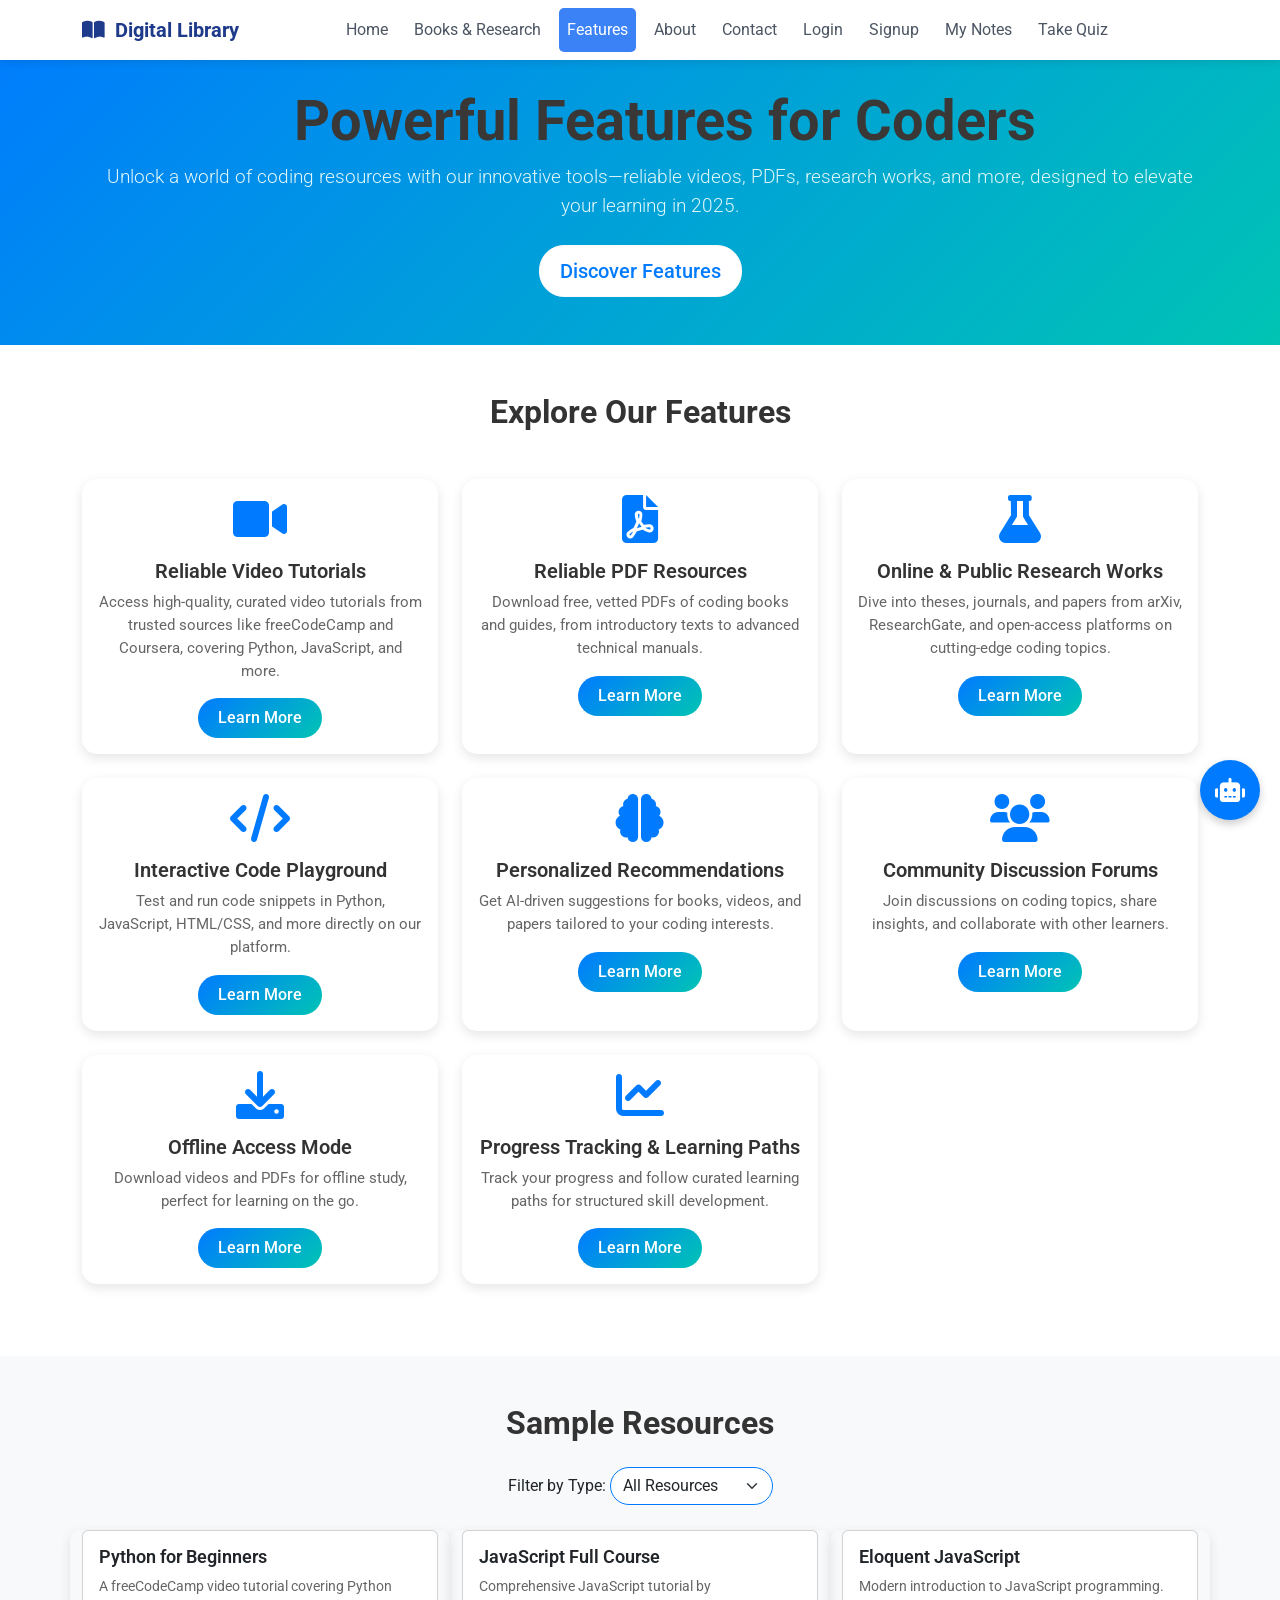
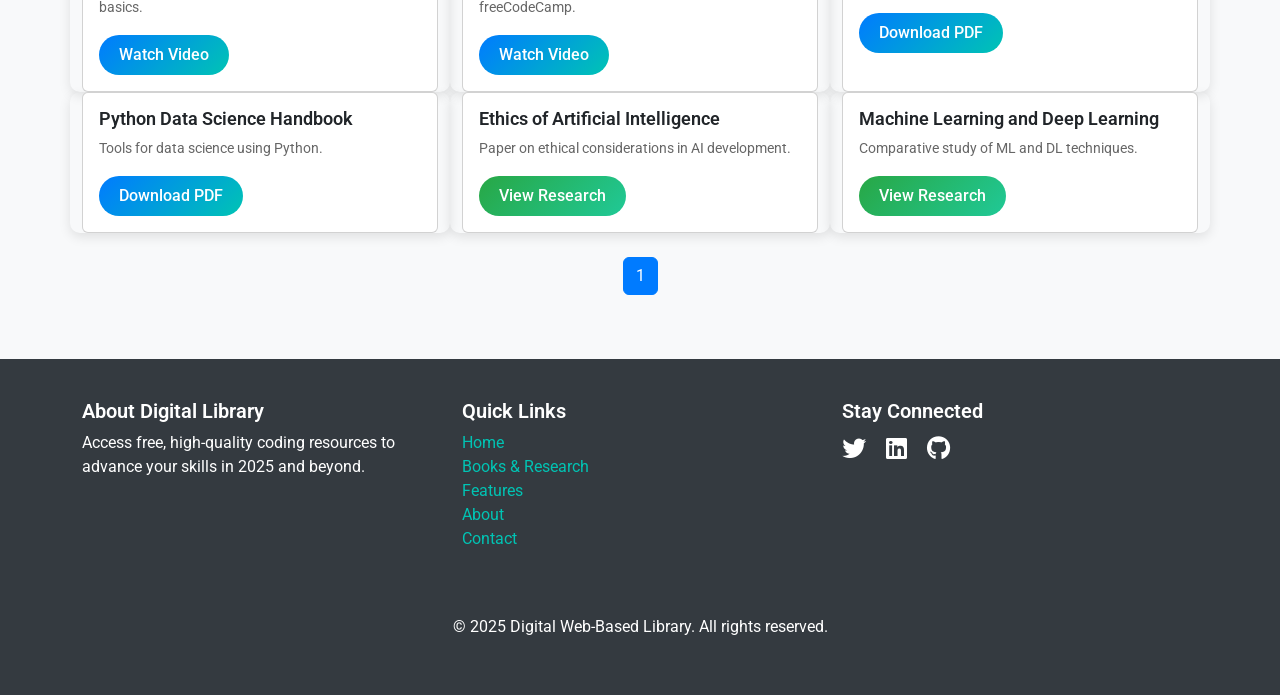
<file: Digital library/feature.html>
<!DOCTYPE html>
<html lang="en">
<head>
    <meta charset="UTF-8">
    <meta name="viewport" content="width=device-width, initial-scale=1.0">
    <title>Features - Digital Web-Based Library</title>
    <!-- Bootstrap CSS -->
    <link href="https://cdn.jsdelivr.net/npm/bootstrap@5.3.0/dist/css/bootstrap.min.css" rel="stylesheet">
    <!-- Font Awesome for icons -->
    <link href="https://cdnjs.cloudflare.com/ajax/libs/font-awesome/6.0.0/css/all.min.css" rel="stylesheet">
    <!-- Google Fonts for Roboto -->
    <link href="https://fonts.googleapis.com/css2?family=Roboto:wght@400;500;700&display=swap" rel="stylesheet">
    <!-- Custom CSS -->
    <link href="feature.css" rel="stylesheet">
</head>
<body>

<!-- Navigation Bar -->
<nav class="navbar navbar-expand-lg navbar-light">
    <div class="container">
        <a class="navbar-brand" href="index.html"><i class="fas fa-book-open"></i> Digital Library</a>
        <button class="navbar-toggler" type="button" data-bs-toggle="collapse" data-bs-target="#navbarNav" aria-controls="navbarNav" aria-expanded="false" aria-label="Toggle navigation">
            <span class="navbar-toggler-icon"></span>
        </button>
        <div class="collapse navbar-collapse justify-content-center" id="navbarNav">
            <ul class="navbar-nav">
                <li class="nav-item"><a class="nav-link" href="index.html">Home</a></li>
                <li class="nav-item"><a class="nav-link" href="books.html">Books & Research</a></li>
                <li class="nav-item"><a class="nav-link active" href="feature.html">Features</a></li>
                <li class="nav-item"><a class="nav-link" href="about.html">About</a></li>
                <li class="nav-item"><a class="nav-link" data-bs-toggle="modal" data-bs-target="#contactModal" href="#">Contact</a></li>
                <li class="nav-item"><a class="nav-link" data-bs-toggle="modal" data-bs-target="#loginModal" href="#">Login</a></li>
                <li class="nav-item"><a class="nav-link" data-bs-toggle="modal" data-bs-target="#signupModal" href="#">Signup</a></li>
                <li class="nav-item"><a class="nav-link" href="note.html">My Notes</a></li>
                <li class="nav-item"><a class="nav-link" href="quiz.html">Take Quiz</a></li>
            </ul>
        </div>
    </div>
</nav>

<!-- Hero Section -->
<section class="hero-section py-5 bg-primary text-white">
    <div class="container text-center">
        <h1 class="display-4 fw-bold">Powerful Features for Coders</h1>
        <p class="lead mb-4">Unlock a world of coding resources with our innovative tools—reliable videos, PDFs, research works, and more, designed to elevate your learning in 2025.</p>
        <a href="#features" class="btn btn-light btn-lg">Discover Features</a>
    </div>
</section>

<!-- Features Section -->
<section id="features" class="py-5">
    <div class="container">
        <h2 class="text-center mb-5">Explore Our Features</h2>
        <div class="row">
            <!-- Reliable Videos -->
            <div class="col-md-4 col-sm-6 mb-4">
                <div class="feature-card card h-100">
                    <div class="card-body text-center">
                        <i class="fas fa-video fa-3x mb-3 text-primary"></i>
                        <h5 class="card-title">Reliable Video Tutorials</h5>
                        <p class="card-text">Access high-quality, curated video tutorials from trusted sources like freeCodeCamp and Coursera, covering Python, JavaScript, and more.</p>
                        <button class="btn btn-primary toggle-details" data-target="videoDetails">Learn More</button>
                        <div class="feature-details" id="videoDetails">
                            <p>Stream or download coding tutorials with expert-led content, including interactive walkthroughs for beginners to advanced learners.</p>
                            <a href="#resourceGallery" class="btn btn-info">Explore Videos</a>
                        </div>
                    </div>
                </div>
            </div>
            <!-- Reliable PDFs -->
            <div class="col-md-4 col-sm-6 mb-4">
                <div class="feature-card card h-100">
                    <div class="card-body text-center">
                        <i class="fas fa-file-pdf fa-3x mb-3 text-primary"></i>
                        <h5 class="card-title">Reliable PDF Resources</h5>
                        <p class="card-text">Download free, vetted PDFs of coding books and guides, from introductory texts to advanced technical manuals.</p>
                        <button class="btn btn-primary toggle-details" data-target="pdfDetails">Learn More</button>
                        <div class="feature-details" id="pdfDetails">
                            <p>Access a vast library of PDFs, including "Eloquent JavaScript" and "Python Data Science Handbook," all verified for quality.</p>
                            <a href="#resourceGallery" class="btn btn-info">Explore PDFs</a>
                        </div>
                    </div>
                </div>
            </div>
            <!-- Research Works -->
            <div class="col-md-4 col-sm-6 mb-4">
                <div class="feature-card card h-100">
                    <div class="card-body text-center">
                        <i class="fas fa-flask fa-3x mb-3 text-primary"></i>
                        <h5 class="card-title">Online & Public Research Works</h5>
                        <p class="card-text">Dive into theses, journals, and papers from arXiv, ResearchGate, and open-access platforms on cutting-edge coding topics.</p>
                        <button class="btn btn-primary toggle-details" data-target="researchDetails">Learn More</button>
                        <div class="feature-details" id="researchDetails">
                            <p>Explore research on AI, Machine Learning, and Web Development, with direct links to sources like arXiv and Google Scholar.</p>
                            <a href="#resourceGallery" class="btn btn-info">Explore Research</a>
                        </div>
                    </div>
                </div>
            </div>
            <!-- Code Playground -->
            <div class="col-md-4 col-sm-6 mb-4">
                <div class="feature-card card h-100">
                    <div class="card-body text-center">
                        <i class="fas fa-code fa-3x mb-3 text-primary"></i>
                        <h5 class="card-title">Interactive Code Playground</h5>
                        <p class="card-text">Test and run code snippets in Python, JavaScript, HTML/CSS, and more directly on our platform.</p>
                        <button class="btn btn-primary toggle-details" data-target="codePlaygroundDetails">Learn More</button>
                        <div class="feature-details" id="codePlaygroundDetails">
                            <p>Experiment with live coding environments, save your work, and share snippets with the community.</p>
                            <a href="#codePlayground" class="btn btn-info">Try Now</a>
                        </div>
                    </div>
                </div>
            </div>
            <!-- Personalized Recommendations -->
            <div class="col-md-4 col-sm-6 mb-4">
                <div class="feature-card card h-100">
                    <div class="card-body text-center">
                        <i class="fas fa-brain fa-3x mb-3 text-primary"></i>
                        <h5 class="card-title">Personalized Recommendations</h5>
                        <p class="card-text">Get AI-driven suggestions for books, videos, and papers tailored to your coding interests.</p>
                        <button class="btn btn-primary toggle-details" data-target="recommendationDetails">Learn More</button>
                        <div class="feature-details" id="recommendationDetails">
                            <p>Our AI analyzes your search history and preferences to recommend resources in Machine Learning, Data Science, and more.</p>
                            <a href="#resourceGallery" class="btn btn-info">Get Recommendations</a>
                        </div>
                    </div>
                </div>
            </div>
            <!-- Community Forums -->
            <div class="col-md-4 col-sm-6 mb-4">
                <div class="feature-card card h-100">
                    <div class="card-body text-center">
                        <i class="fas fa-users fa-3x mb-3 text-primary"></i>
                        <h5 class="card-title">Community Discussion Forums</h5>
                        <p class="card-text">Join discussions on coding topics, share insights, and collaborate with other learners.</p>
                        <button class="btn btn-primary toggle-details" data-target="forumDetails">Learn More</button>
                        <div class="feature-details" id="forumDetails">
                            <p>Engage in forums on topics like AI ethics or JavaScript frameworks, moderated for quality.</p>
                            <a href="#forums" class="btn btn-info">Join Now</a>
                        </div>
                    </div>
                </div>
            </div>
            <!-- Offline Access -->
            <div class="col-md-4 col-sm-6 mb-4">
                <div class="feature-card card h-100">
                    <div class="card-body text-center">
                        <i class="fas fa-download fa-3x mb-3 text-primary"></i>
                        <h5 class="card-title">Offline Access Mode</h5>
                        <p class="card-text">Download videos and PDFs for offline study, perfect for learning on the go.</p>
                        <button class="btn btn-primary toggle-details" data-target="offlineDetails">Learn More</button>
                        <div class="feature-details" id="offlineDetails">
                            <p>Save resources to your device for access anytime, anywhere, without an internet connection.</p>
                            <a href="#resourceGallery" class="btn btn-info">Download Now</a>
                        </div>
                    </div>
                </div>
            </div>
            <!-- Progress Tracking -->
            <div class="col-md-4 col-sm-6 mb-4">
                <div class="feature-card card h-100">
                    <div class="card-body text-center">
                        <i class="fas fa-chart-line fa-3x mb-3 text-primary"></i>
                        <h5 class="card-title">Progress Tracking & Learning Paths</h5>
                        <p class="card-text">Track your progress and follow curated learning paths for structured skill development.</p>
                        <button class="btn btn-primary toggle-details" data-target="progressDetails">Learn More</button>
                        <div class="feature-details" id="progressDetails">
                            <p>Monitor your reading and video progress, and follow paths for Web Development, AI, and more.</p>
                            <a href="#learningPaths" class="btn btn-info">Start Learning</a>
                        </div>
                    </div>
                </div>
            </div>
        </div>
    </div>
</section>

<!-- Resource Gallery -->
<section id="resourceGallery" class="py-5 bg-light">
    <div class="container">
        <h2 class="text-center mb-4">Sample Resources</h2>
        <div class="mb-4 text-center">
            <label for="resourceFilter" class="form-label">Filter by Type:</label>
            <select id="resourceFilter" class="form-select w-auto d-inline-block" onchange="filterResources()">
                <option value="all">All Resources</option>
                <option value="video">Videos</option>
                <option value="pdf">PDFs</option>
                <option value="research">Research Works</option>
            </select>
        </div>
        <div class="row" id="resourceList">
            <!-- Videos -->
            <div class="col-md-4 col-sm-6 resource-card video">
                <div class="card h-100">
                    <div class="card-body">
                        <h5 class="card-title">Python for Beginners</h5>
                        <p class="card-text">A freeCodeCamp video tutorial covering Python basics.</p>
                        <a href="https://www.youtube.com/watch?v=rfscVS0vtbw" class="btn btn-primary" target="_blank" data-bs-toggle="tooltip" title="Watch video">Watch Video</a>
                    </div>
                </div>
            </div>
            <div class="col-md-4 col-sm-6 resource-card video">
                <div class="card h-100">
                    <div class="card-body">
                        <h5 class="card-title">JavaScript Full Course</h5>
                        <p class="card-text">Comprehensive JavaScript tutorial by freeCodeCamp.</p>
                        <a href="https://www.youtube.com/watch?v=PkZNo7MFNFg" class="btn btn-primary" target="_blank" data-bs-toggle="tooltip" title="Watch video">Watch Video</a>
                    </div>
                </div>
            </div>
            <!-- PDFs -->
            <div class="col-md-4 col-sm-6 resource-card pdf">
                <div class="card h-100">
                    <div class="card-body">
                        <h5 class="card-title">Eloquent JavaScript</h5>
                        <p class="card-text">Modern introduction to JavaScript programming.</p>
                        <a href="https://eloquentjavascript.net/Eloquent_JavaScript.pdf" class="btn btn-primary" target="_blank" data-bs-toggle="tooltip" title="Download PDF">Download PDF</a>
                    </div>
                </div>
            </div>
            <div class="col-md-4 col-sm-6 resource-card pdf">
                <div class="card h-100">
                    <div class="card-body">
                        <h5 class="card-title">Python Data Science Handbook</h5>
                        <p class="card-text">Tools for data science using Python.</p>
                        <a href="https://soclibrary.futa.edu.ng/books/DATA%20SCIENCE%20FROM%20SCRATCH%20From%20Data%20Visualization%20To%20Manipulation.%20It%20Is%20The%20Easy%20Way%20All%20You%20Need%20For%20Business%20Using%20The...%20(WILLIAM%20GRAY)%20(Z-Library).pdf" class="btn btn-primary" target="_blank" data-bs-toggle="tooltip" title="Download PDF">Download PDF</a>
                    </div>
                </div>
            </div>
            <!-- Research Works -->
            <div class="col-md-4 col-sm-6 resource-card research">
                <div class="card h-100">
                    <div class="card-body">
                        <h5 class="card-title">Ethics of Artificial Intelligence</h5>
                        <p class="card-text">Paper on ethical considerations in AI development.</p>
                        <a href="https://arxiv.org/pdf/1802.02181" class="btn btn-research" target="_blank" data-bs-toggle="tooltip" title="View research paper">View Research</a>
                    </div>
                </div>
            </div>
            <div class="col-md-4 col-sm-6 resource-card research">
                <div class="card h-100">
                    <div class="card-body">
                        <h5 class="card-title">Machine Learning and Deep Learning</h5>
                        <p class="card-text">Comparative study of ML and DL techniques.</p>
                        <a href="https://www.researchgate.net/publication/364097061_Machine_Learning_and_Deep_Learning" class="btn btn-research" target="_blank" data-bs-toggle="tooltip" title="View research paper">View Research</a>
                    </div>
                </div>
            </div>
        </div>
        <nav aria-label="Resource pagination" class="resource-pagination mt-4">
            <ul class="pagination justify-content-center"></ul>
        </nav>
    </div>
</section>

<!-- Login Modal -->
<div class="modal fade" id="loginModal" tabindex="-1" aria-labelledby="loginModalLabel" aria-hidden="true">
    <div class="modal-dialog modal-dialog-centered">
        <div class="modal-content">
            <div class="modal-header">
                <h5 class="modal-title" id="loginModalLabel">Login to Your Account</h5>
                <button type="button" class="btn-close" data-bs-dismiss="modal" aria-label="Close"></button>
            </div>
            <div class="modal-body">
                <form>
                    <div class="mb-3">
                        <label for="loginEmail" class="form-label">Email Address</label>
                        <input type="email" class="form-control" id="loginEmail" placeholder="name@example.com" required>
                    </div>
                    <div class="mb-3">
                        <label for="loginPassword" class="form-label">Password</label>
                        <input type="password" class="form-control" id="loginPassword" required>
                    </div>
                    <button type="button" class="btn btn-primary w-100">Login</button>
                    <p class="mt-3 text-center">Don't have an account? <a href="#" data-bs-toggle="modal" data-bs-target="#signupModal" data-bs-dismiss="modal">Sign Up</a></p>
                </form>
            </div>
        </div>
    </div>
</div>

<!-- Signup Modal -->
<div class="modal fade" id="signupModal" tabindex="-1" aria-labelledby="signupModalLabel" aria-hidden="true">
    <div class="modal-dialog modal-dialog-centered">
        <div class="modal-content">
            <div class="modal-header">
                <h5 class="modal-title" id="signupModalLabel">Create an Account</h5>
                <button type="button" class="btn-close" data-bs-dismiss="modal" aria-label="Close"></button>
            </div>
            <div class="modal-body">
                <form>
                    <div class="mb-3">
                        <label for="signupUsername" class="form-label">Username</label>
                        <input type="text" class="form-control" id="signupUsername" placeholder="Choose a username" required>
                    </div>
                    <div class="mb-3">
                        <label for="signupEmail" class="form-label">Email Address</label>
                        <input type="email" class="form-control" id="signupEmail" placeholder="name@example.com" required>
                    </div>
                    <div class="mb-3">
                        <label for="signupPassword" class="form-label">Password</label>
                        <input type="password" class="form-control" id="signupPassword" required>
                    </div>
                    <div class="mb-3">
                        <label for="confirmPassword" class="form-label">Confirm Password</label>
                        <input type="password" class="form-control" id="confirmPassword" required>
                    </div>
                    <button type="button" class="btn btn-primary w-100">Sign Up</button>
                    <p class="mt-3 text-center">Already have an account? <a href="#" data-bs-toggle="modal" data-bs-target="#loginModal" data-bs-dismiss="modal">Login</a></p>
                </form>
            </div>
        </div>
    </div>
</div>

<!-- Contact Modal -->
<div class="modal fade" id="contactModal" tabindex="-1" aria-labelledby="contactModalLabel" aria-hidden="true">
    <div class="modal-dialog modal-dialog-centered">
        <div class="modal-content">
            <div class="modal-header">
                <h5 class="modal-title" id="contactModalLabel">Contact Us</h5>
                <button type="button" class="btn-close" data-bs-dismiss="modal" aria-label="Close"></button>
            </div>
            <div class="modal-body">
                <form>
                    <div class="mb-3">
                        <label for="contactName" class="form-label">Name</label>
                        <input type="text" class="form-control" id="contactName" placeholder="Your name" required>
                    </div>
                    <div class="mb-3">
                        <label for="contactEmail" class="form-label">Email Address</label>
                        <input type="email" class="form-control" id="contactEmail" placeholder="name@example.com" required>
                    </div>
                    <div class="mb-3">
                        <label for="contactSubject" class="form-label">Subject</label>
                        <input type="text" class="form-control" id="contactSubject" placeholder="Subject" required>
                    </div>
                    <div class="mb-3">
                        <label for="contactMessage" class="form-label">Message</label>
                        <textarea class="form-control" id="contactMessage" rows="4" placeholder="Your message" required></textarea>
                    </div>
                    <button type="button" class="btn btn-primary w-100">Send Message</button>
                </form>
            </div>
        </div>
    </div>
</div>

<!-- Footer -->
<footer class="footer">
    <div class="container">
        <div class="row">
            <div class="col-md-4 mb-4">
                <h5>About Digital Library</h5>
                <p>Access free, high-quality coding resources to advance your skills in 2025 and beyond.</p>
            </div>
            <div class="col-md-4 mb-4">
                <h5>Quick Links</h5>
                <ul class="list-unstyled">
                    <li><a href="index.html">Home</a></li>
                    <li><a href="books.html">Books & Research</a></li>
                    <li><a href="features.html">Features</a></li>
                    <li><a href="about.html">About</a></li>
                    <li><a href="#" data-bs-toggle="modal" data-bs-target="#contactModal">Contact</a></li>
                </ul>
            </div>
            <div class="col-md-4 mb-4">
                <h5>Stay Connected</h5>
                <div class="social-links">
                    <a href="#" class="me-3"><i class="fab fa-twitter"></i></a>
                    <a href="#" class="me-3"><i class="fab fa-linkedin"></i></a>
                    <a href="#" class="me-3"><i class="fab fa-github"></i></a>
                </div>
            </div>
        </div>
        <div class="text-center mt-4">
            <p>&copy; 2025 Digital Web-Based Library. All rights reserved.</p>
        </div>
    </div>
</footer>

<!-- Back to Top Button -->
<a href="#features" class="btn btn-primary back-to-top" data-bs-toggle="tooltip" title="Back to top"><i class="fas fa-chevron-up"></i></a>

<!-- Chatbot -->
<div class="chatbot-button" id="chatbotToggle" data-bs-toggle="tooltip" title="Open AI Assistant">
    <i class="fas fa-robot"></i>
</div>
<div class="chatbot-window" id="chatbotWindow">
    <div class="chatbot-header">
        <h5>AI Assistant</h5>
        <button class="btn-close btn-close-white" id="chatbotClose" aria-label="Close"></button>
    </div>
    <div class="chatbot-body" id="chatbotMessages">
        <div class="chatbot-message bot">Ask me about our features or coding resources!</div>
    </div>
    <div class="chatbot-input">
        <input type="text" id="chatbotInput" placeholder="Type your question..." aria-label="Chatbot input">
        <button onclick="sendChatbotMessage()">Send</button>
    </div>
</div>

<!-- Scripts -->
<script src="https://cdn.jsdelivr.net/npm/@popperjs/core@2.11.6/dist/umd/popper.min.js"></script>
<script src="https://cdn.jsdelivr.net/npm/bootstrap@5.3.0/dist/js/bootstrap.min.js"></script>
<script src="feature.js"></script>
</body>
</html>
</file>
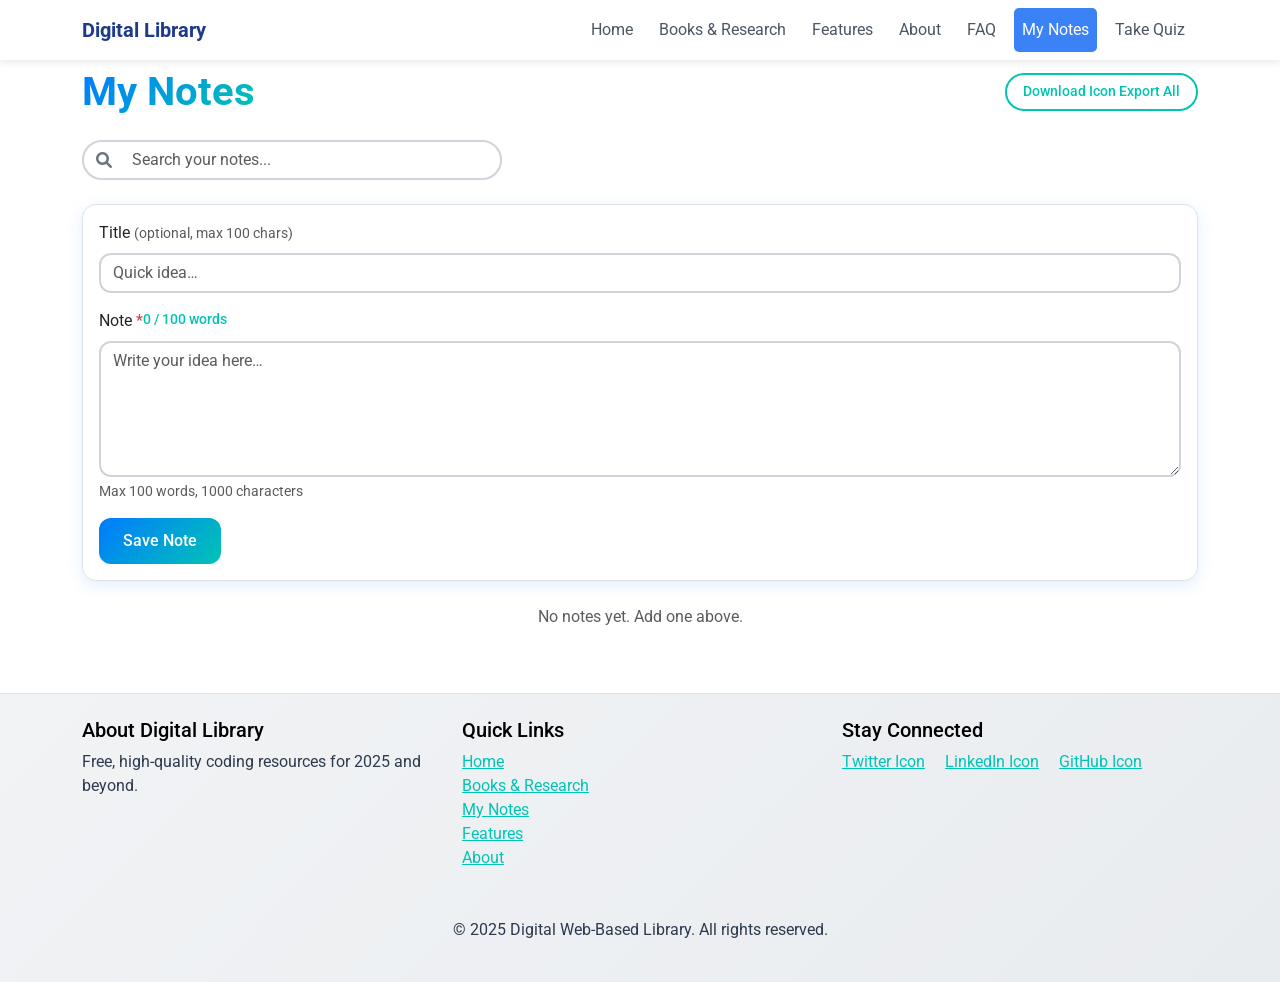
<file: Digital library/note.html>
<!DOCTYPE html>
<html lang="en">
<head>
    <meta charset="UTF-8">
    <meta name="viewport" content="width=device-width, initial-scale=1.0">
    <title>My Notes – Digital Web-Based Library</title>

    <!-- Bootstrap 5.3 + Icons -->
    <link href="https://cdn.jsdelivr.net/npm/bootstrap@5.3.0/dist/css/bootstrap.min.css" rel="stylesheet">
    <link href="https://cdnjs.cloudflare.com/ajax/libs/font-awesome/6.0.0/css/all.min.css" rel="stylesheet">
    <link href="https://fonts.googleapis.com/css2?family=Roboto:wght@400;500;700&display=swap" rel="stylesheet">

    <style>
        :root {
            --bg: #ffffff;
            --text: #212529;
            --card-bg: #ffffff;
            --border: #dee2e6;
            --primary-start: #007bff;
            --primary-end: #00c4b4;
            --accent: #00c4b4;
            --success: #28a745;
            --warning: #ffc107;
            --danger: #dc3545;
            --shadow: rgba(0, 123, 255, 0.12);
            --dark-bg: #0d1b2a;        /* Deep navy instead of black */
            --dark-card: #1e2a3a;
            --dark-text: #e9ecef;
        }
        [data-theme="dark"] {
            --bg: var(--dark-bg);
            --text: var(--dark-text);
            --card-bg: var(--dark-card);
            --border: #334155;
            --shadow: rgba(0, 196, 180, 0.2);
        }

        body {
            font-family: 'Roboto', sans-serif;
            background: var(--bg);
            color: var(--text);
            transition: all 0.3s ease;
        }

        /* Navbar Gradient */
        /* .navbar {
            background: linear-gradient(135deg, var(--primary-start), var(--primary-end)) !important;
            box-shadow: 0 4px 12px rgba(0, 0, 0, 0.08);
        }
        .navbar-brand, .nav-link { color: #fff !important; font-weight: 500; }
        .nav-link:hover { color: #fff !important; opacity: 0.9; } */
        .navbar{background:#fff;box-shadow:0 2px 8px rgba(0,0,0,.1);position:fixed;width:100%;top:0;z-index:1000;}
        .navbar-brand{font-weight:700;color:#1e3a8a !important;display:flex;align-items:center;}
        .navbar-brand i{margin-right:10px;}
        .nav-link{color:#4b5563;transition:all .3s;padding:10px 15px;border-radius:5px;margin:0 5px;}
        .nav-link:hover,.nav-link.active{color:#fff !important;background:#3b82f6;}


        /* Cards */
        .card {
            background: var(--card-bg);
            border: 1px solid var(--border);
            border-radius: 14px;
            box-shadow: 0 4px 16px var(--shadow);
            transition: all 0.3s ease;
        }
        .note-card:hover {
            transform: translateY(-6px);
            box-shadow: 0 12px 28px var(--shadow);
        }

        .container h1{
            margin-top: 20px;
        }

        #exportBtn{
            margin-top: 20px;
        }

        /* Form Inputs */
        .form-control, .form-select {
            border: 2px solid #ced4da;
            border-radius: 12px;
            transition: all 0.2s;
            background: var(--card-bg);
        }
        .form-control:focus, .form-select:focus {
            border-color: var(--accent);
            box-shadow: 0 0 0 0.2rem rgba(0, 196, 180, 0.25);
        }

        /* Gradient Buttons */
        .btn-gradient {
            background: linear-gradient(135deg, var(--primary-start), var(--primary-end));
            border: none;
            color: white;
            font-weight: 500;
            border-radius: 12px;
            padding: 11px 24px;
            transition: all 0.3s;
        }
        .btn-gradient:hover {
            background: linear-gradient(135deg, var(--primary-end), var(--primary-start));
            transform: translateY(-1px);
            box-shadow: 0 6px 16px rgba(0, 196, 180, 0.3);
        }

        /* Accent Buttons */
        .btn-accent { background: var(--accent); border: none; color: white; }
        .btn-accent:hover { background: #00a89a; }
        

        /* Word Counter */
        .word-count {
            font-size: 0.85rem;
            font-weight: 500;
        }
        .word-count.safe { color: var(--accent); }
        .word-count.danger { color: var(--danger); }

        /* Search Box */
        .search-box {
            max-width: 420px;
            border-radius: 50px;
            padding-left: 2.6rem;
            background: var(--card-bg);
            border: 2px solid #ced4da;
        }
        .search-box:focus {
            border-color: var(--accent);
            box-shadow: 0 0 0 0.2rem rgba(0, 196, 180, 0.25);
        }
        .search-icon {
            position: absolute;
            left: 14px;
            top: 50%;
            transform: translateY(-50%);
            color: #6c757d;
            pointer-events: none;
        }

        /* Export Button */
        #exportBtn {
            background: var(--card-bg);
            border: 2px solid var(--accent);
            color: var(--accent);
            border-radius: 50px;
            font-weight: 500;
            padding: 6px 16px;
            font-size: 0.9rem;
        }
        #exportBtn:hover {
            background: var(--accent);
            color: white;
        }

        /* Back to Top */
        .back-to-top {
            position: fixed;
            bottom: 20px;
            right: 20px;
            width: 52px;
            height: 52px;
            background: linear-gradient(135deg, var(--primary-start), var(--primary-end));
            color: white;
            border-radius: 50%;
            display: none;
            align-items: center;
            justify-content: center;
            z-index: 1000;
            box-shadow: 0 4px 16px rgba(0, 0, 0, 0.15);
            transition: all 0.3s;
            font-size: 1.2rem;
        }
        .back-to-top:hover {
            transform: scale(1.12);
            box-shadow: 0 8px 24px rgba(0, 196, 180, 0.35);
        }

        /* Dark Mode Toggle */
        #themeToggle {
            background: rgba(255,255,255,0.25);
            border: 1px solid rgba(255,255,255,0.4);
            color: white;
            width: 40px;
            height: 40px;
            border-radius: 50%;
            display: flex;
            align-items: center;
            justify-content: center;
        }
        #themeToggle:hover {
            background: rgba(255,255,255,0.35);
        }

        /* Footer */
        .footer {
            background: linear-gradient(135deg, #f1f3f5, #e9ecef) !important;
            color: #495057;
            border-top: 1px solid #dee2e6;
        }
        [data-theme="dark"] .footer {
            background: linear-gradient(135deg, #1e2a3a, #2d3a4d) !important;
            color: #bcc8d6;
            border-top: 1px solid #334155;
        }
        .footer a { color: var(--accent); }
        .footer a:hover { color: #007bff; }

        .footer h5{
            color: black;
        }

        .footer p{
            color: #2d3a4d;
        }

        /* Responsive */
        @media (max-width: 768px) {
            .search-box { max-width: 100%; }
            .note-card .btn { font-size: 0.75rem; padding: 4px 8px; }
            .btn-gradient { padding: 10px 18px; font-size: 0.9rem; }
        }
    </style>
</head>
<body>

<!-- NAVBAR -->
<nav class="navbar navbar-expand-lg navbar-dark">
    <div class="container">
        <a class="navbar-brand" href="index.html">Digital Library</a>
        <button class="navbar-toggler" type="button" data-bs-toggle="collapse" data-bs-target="#nav">
            <span class="navbar-toggler-icon"></span>
        </button>
        <div class="collapse navbar-collapse" id="nav">
            <ul class="navbar-nav ms-auto align-items-center">
                <li class="nav-item"><a class="nav-link" href="index.html">Home</a></li>
                <li class="nav-item"><a class="nav-link" href="books.html">Books & Research</a></li>
                <li class="nav-item"><a class="nav-link" href="features.html">Features</a></li>
                <li class="nav-item"><a class="nav-link" href="about.html">About</a></li>
                <li class="nav-item"><a class="nav-link" href="faq.html">FAQ</a></li>
                <li class="nav-item"><a class="nav-link active" href="notes.html">My Notes</a></li>
                <li class="nav-item"><a class="nav-link" href="quiz.html">Take Quiz</a></li>
                <!-- <li class="nav-item ms-3">
                    <button id="themeToggle" class="btn" title="Toggle Dark Mode">
                        Moon Icon
                    </button>
                </li> -->
            </ul>
        </div>
    </div>
</nav>

<!-- MAIN CONTENT -->
<div class="container my-5">
    <div class="d-flex justify-content-between align-items-center mb-4 flex-wrap gap-2">
        <h1 class="mb-0 fw-bold" style="background: linear-gradient(135deg, #007bff, #00c4b4); -webkit-background-clip: text; -webkit-text-fill-color: transparent;">
            My Notes
        </h1>
        <button id="exportBtn" class="btn">
            Download Icon Export All
        </button>
    </div>

    <!-- Search -->
    <div class="mb-4 position-relative">
        <i class="fas fa-search search-icon"></i>
        <input type="text" id="searchInput" class="form-control search-box ps-5" placeholder="Search your notes..." autocomplete="off">
    </div>

    <!-- Add / Edit Form -->
    <div class="card mb-4">
        <div class="card-body">
            <form id="noteForm">
                <input type="hidden" id="noteIndex" value="-1">
                <div class="mb-3">
                    <label for="noteTitle" class="form-label">Title <small class="text-muted">(optional, max 100 chars)</small></label>
                    <input type="text" class="form-control" id="noteTitle" maxlength="100" placeholder="Quick idea…">
                </div>
                <div class="mb-3">
                    <label for="noteBody" class="form-label">
                        Note <span class="text-danger">*</span>
                        <span class="word-count float-end" id="wordCount">0 / 100 words</span>
                    </label>
                    <textarea class="form-control" id="noteBody" rows="5" maxlength="1000" placeholder="Write your idea here…" required></textarea>
                    <small class="text-muted d-block mt-1">Max 100 words, 1000 characters</small>
                </div>
                <button type="submit" class="btn btn-gradient">Save Note</button>
                <button type="button" class="btn btn-secondary ms-2" id="cancelEdit" style="display:none;">Cancel</button>
                <p id="noteMsg" class="mt-3" style="display:none;"></p>
            </form>
        </div>
    </div>

    <!-- Notes Grid -->
    <div id="notesList" class="row g-3"></div>
</div>

<!-- FOOTER -->
<footer class="footer text-white py-4 mt-5">
    <div class="container">
        <div class="row">
            <div class="col-md-4 mb-3"><h5>About Digital Library</h5>
                <p>Free, high-quality coding resources for 2025 and beyond.</p>
            </div>
            <div class="col-md-4 mb-3"><h5>Quick Links</h5>
                <ul class="list-unstyled">
                    <li><a href="index.html">Home</a></li>
                    <li><a href="books.html">Books & Research</a></li>
                    <li><a href="notes.html">My Notes</a></li>
                    <li><a href="features.html">Features</a></li>
                    <li><a href="about.html">About</a></li>
                </ul>
            </div>
            <div class="col-md-4 mb-3"><h5>Stay Connected</h5>
                <div class="social-links">
                    <a href="#" class="me-3">Twitter Icon</a>
                    <a href="#" class="me-3">LinkedIn Icon</a>
                    <a href="#" class="me-3">GitHub Icon</a>
                </div>
            </div>
        </div>
        <div class="text-center mt-3">
            <p>© 2025 Digital Web-Based Library. All rights reserved.</p>
        </div>
    </div>
</footer>

<a href="#" class="back-to-top">Up Arrow</a>

<!-- SCRIPTS -->
<script src="https://cdn.jsdelivr.net/npm/@popperjs/core@2.11.6/dist/umd/popper.min.js"></script>
<script src="https://cdn.jsdelivr.net/npm/bootstrap@5.3.0/dist/js/bootstrap.min.js"></script>

<script>
/* ==============================================================
   MY NOTES – NO BLACK, BRIGHT & BRANDED
   ============================================================== */
const MAX_WORDS = 100;
const MAX_CHARS = 1000;
let notes = JSON.parse(localStorage.getItem('userNotes')) || [];
let autoSaveTimer = null;

// === Theme Toggle ===
// const themeToggle = document.getElementById('themeToggle');
// const currentTheme = localStorage.getItem('theme') || 'light';
// document.documentElement.setAttribute('data-theme', currentTheme);
// themeToggle.innerHTML = currentTheme === 'dark' ? 'Sun Icon' : 'Moon Icon';

// themeToggle.addEventListener('click', () => {
//     const newTheme = document.documentElement.getAttribute('data-theme') === 'dark' ? 'light' : 'dark';
//     document.documentElement.setAttribute('data-theme', newTheme);
//     localStorage.setItem('theme', newTheme);
//     themeToggle.innerHTML = newTheme === 'dark' ? 'Sun Icon' : 'Moon Icon';
// });

// === Sanitize ===
function sanitize(str) {
    const div = document.createElement('div');
    div.textContent = str || '';
    return div.innerHTML;
}

// === Word Counter ===
function updateWordCount() {
    const text = document.getElementById('noteBody').value;
    const words = text.trim().split(/\s+/).filter(w => w.length > 0).length;
    const countEl = document.getElementById('wordCount');
    countEl.textContent = `${words} / ${MAX_WORDS} words`;
    countEl.className = `word-count float-end ${words > MAX_WORDS ? 'danger' : 'safe'}`;
}
document.getElementById('noteBody').addEventListener('input', updateWordCount);

// === Auto-save Draft ===
function startAutoSave() {
    if (autoSaveTimer) clearTimeout(autoSaveTimer);
    autoSaveTimer = setTimeout(() => {
        const draft = {
            title: document.getElementById('noteTitle').value,
            body: document.getElementById('noteBody').value,
            timestamp: Date.now()
        };
        localStorage.setItem('noteDraft', JSON.stringify(draft));
    }, 2000);
}
document.getElementById('noteTitle').addEventListener('input', startAutoSave);
document.getElementById('noteBody').addEventListener('input', startAutoSave);

// Load draft
window.addEventListener('load', () => {
    const draft = JSON.parse(localStorage.getItem('noteDraft'));
    if (draft && draft.body) {
        document.getElementById('noteTitle').value = draft.title || '';
        document.getElementById('noteBody').value = draft.body;
        updateWordCount();
        showMsg('Draft restored!', 'info');
    }
});

// === Render Notes ===
function renderNotes(filter = '') {
    const container = document.getElementById('notesList');
    container.innerHTML = '';

    const filtered = notes.filter(n => 
        n.title.toLowerCase().includes(filter) || 
        n.body.toLowerCase().includes(filter)
    );

    if (filtered.length === 0) {
        container.innerHTML = `<div class="col-12"><p class="text-muted text-center">
            ${filter ? 'No notes match your search.' : 'No notes yet. Add one above.'}
        </p></div>`;
        return;
    }

    filtered.forEach((n, idx) => {
        const realIdx = notes.indexOf(n);
        const card = document.createElement('div');
        card.className = 'col-md-6 col-lg-4';
        card.innerHTML = `
            <div class="card note-card h-100">
                <div class="card-body d-flex flex-column">
                    <h6 class="card-title" style="color: var(--accent);">${sanitize(n.title || '(no title)')}</h6>
                    <p class="card-text flex-grow-1">${sanitize(n.body).replace(/\n/g, '<br>')}</p>
                    <small class="text-muted mb-2">${new Date(n.savedAt).toLocaleString()}</small>
                    <div class="mt-auto">
                        <button class="btn btn-sm btn-warning me-1" onclick="editNote(${realIdx})">
                            Edit Icon Edit
                        </button>
                        <button class="btn btn-sm btn-danger" onclick="deleteNote(${realIdx})">
                            Trash Icon Delete
                        </button>
                    </div>
                </div>
            </div>`;
        container.appendChild(card);
    });
}

// === Save / Update ===
document.getElementById('noteForm').addEventListener('submit', function (e) {
    e.preventDefault();
    const idx = parseInt(document.getElementById('noteIndex').value, 10);
    const title = document.getElementById('noteTitle').value.trim();
    const body = document.getElementById('noteBody').value.trim();

    const words = body.split(/\s+/).filter(w => w.length > 0).length;
    if (words > MAX_WORDS) {
        showMsg(`Too many words! Max ${MAX_WORDS}.`, 'danger');
        return;
    }
    if (body.length > MAX_CHARS) {
        showMsg(`Too long! Max ${MAX_CHARS} characters.`, 'danger');
        return;
    }
    if (!body) {
        showMsg('Please write a note.', 'danger');
        return;
    }

    const note = { title, body, savedAt: Date.now() };

    if (idx >= 0) {
        notes[idx] = note;
        showMsg('Note updated!', 'success');
    } else {
        notes.push(note);
        showMsg('Note saved!', 'success');
    }

    localStorage.setItem('userNotes', JSON.stringify(notes));
    localStorage.removeItem('noteDraft');
    this.reset();
    document.getElementById('noteIndex').value = '-1';
    document.getElementById('cancelEdit').style.display = 'none';
    updateWordCount();
    renderNotes(document.getElementById('searchInput').value.toLowerCase());
});

// === Edit, Cancel, Delete, Search, Export ===
window.editNote = function (idx) {
    const n = notes[idx];
    document.getElementById('noteTitle').value = n.title || '';
    document.getElementById('noteBody').value = n.body;
    document.getElementById('noteIndex').value = idx;
    document.getElementById('cancelEdit').style.display = 'inline-block';
    updateWordCount();
    document.querySelector('.card-body form').scrollIntoView({ behavior: 'smooth' });
};

document.getElementById('cancelEdit').addEventListener('click', () => {
    document.getElementById('noteForm').reset();
    document.getElementById('noteIndex').value = '-1';
    document.getElementById('cancelEdit').style.display = 'none';
    updateWordCount();
    localStorage.removeItem('noteDraft');
});

window.deleteNote = function (idx) {
    if (confirm('Delete this note permanently?')) {
        notes.splice(idx, 1);
        localStorage.setItem('userNotes', JSON.stringify(notes));
        renderNotes(document.getElementById('searchInput').value.toLowerCase());
    }
};

document.getElementById('searchInput').addEventListener('input', function () {
    renderNotes(this.value.toLowerCase());
});

document.getElementById('exportBtn').addEventListener('click', () => {
    if (notes.length === 0) {
        showMsg('No notes to export.', 'warning');
        return;
    }
    let text = '=== MY NOTES ===\n\n';
    notes.forEach((n, i) => {
        text += `NOTE ${i+1}\n`;
        if (n.title) text += `Title: ${n.title}\n`;
        text += `${n.body}\n`;
        text += `Saved: ${new Date(n.savedAt).toLocaleString()}\n\n`;
    });
    const blob = new Blob([text], { type: 'text/plain' });
    const url = URL.createObjectURL(blob);
    const a = document.createElement('a');
    a.href = url;
    a.download = `my-notes-${new Date().toISOString().slice(0,10)}.txt`;
    a.click();
    URL.revokeObjectURL(url);
    showMsg('Notes exported!', 'success');
});

function showMsg(text, type) {
    const el = document.getElementById('noteMsg');
    el.textContent = text;
    el.className = `mt-3 text-${type} fw-semibold`;
    el.style.display = 'block';
    setTimeout(() => el.style.display = 'none', 3000);
}

window.addEventListener('scroll', () => {
    document.querySelector('.back-to-top').style.display =
        window.scrollY > 300 ? 'flex' : 'none';
});

// Init
renderNotes();
updateWordCount();
</script>
</body>
</html>
</file>
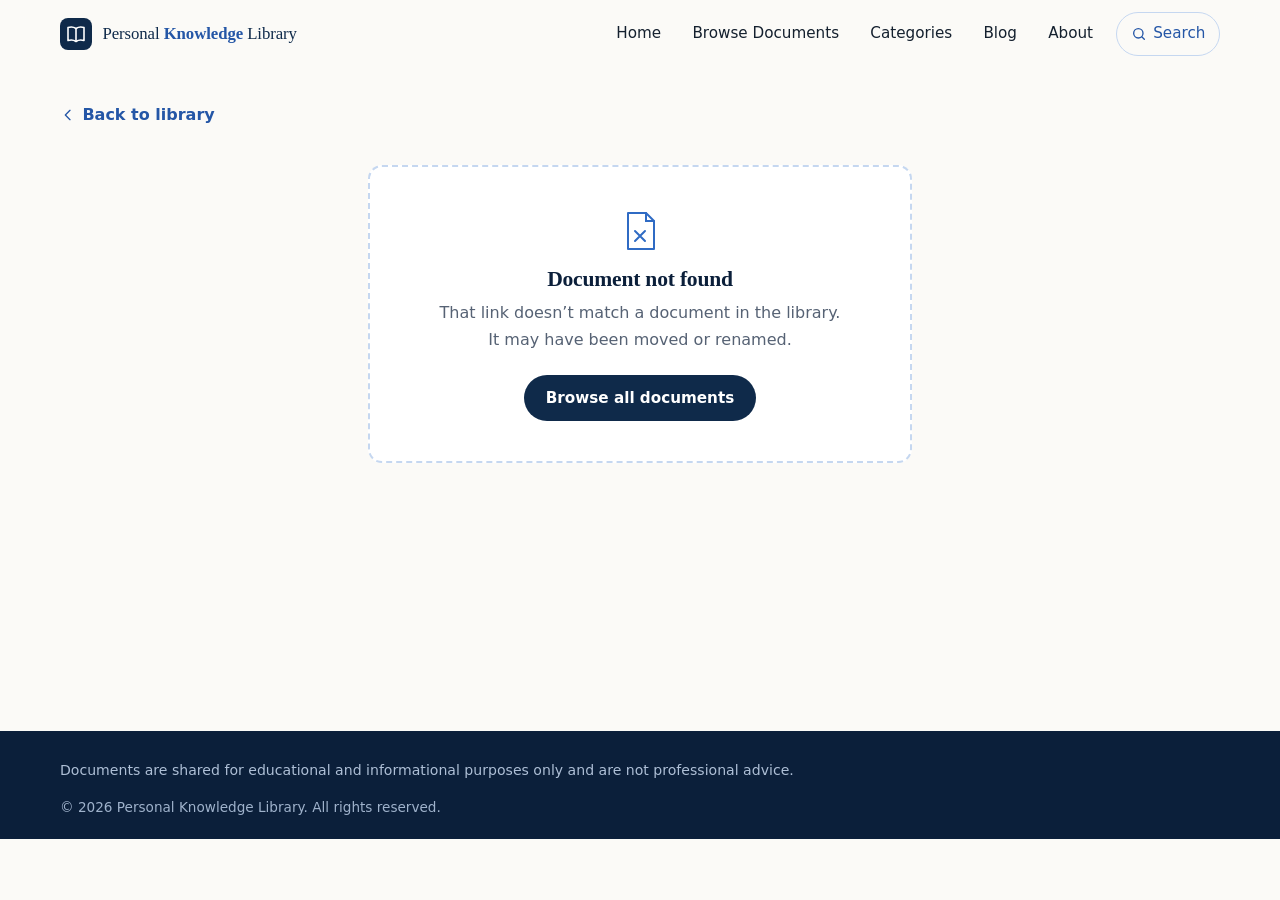
<file: Personal library/viewer.html>
<!DOCTYPE html>
<html lang="en">
<head>
  <meta charset="utf-8">
  <meta name="viewport" content="width=device-width, initial-scale=1">
  <script>document.documentElement.classList.add('js');</script>

  <title>Read Document | Personal Knowledge Library</title>
  <meta name="description" content="Read a document from the Personal Knowledge Library in your browser, or open and download the PDF.">
  <meta name="theme-color" content="#0f2a4a">
  <meta property="og:type" content="article">
  <meta property="og:site_name" content="Personal Knowledge Library">
  <meta property="og:title" content="Read Document | Personal Knowledge Library">

  <link rel="icon" href="assets/favicon.svg" type="image/svg+xml">
  <link rel="apple-touch-icon" href="assets/apple-touch-icon.png">
  <link rel="stylesheet" href="style.css">
  <script src="script.js" defer></script>
</head>
<body data-page="viewer">
  <a class="skip-link" href="#main">Skip to main content</a>

  <header class="site-header">
    <div class="container nav-bar">
      <a class="logo" href="index.html" aria-label="Personal Knowledge Library, home">
        <svg class="logo-mark" viewBox="0 0 32 32" width="32" height="32" aria-hidden="true" focusable="false">
          <rect width="32" height="32" rx="8" fill="currentColor"/>
          <path d="M8 9.5c3-1 5.5-.8 8 1 2.5-1.8 5-2 8-1v13c-3-1-5.5-.8-8 1-2.5-1.8-5-2-8-1z" fill="none" stroke="#fff" stroke-width="1.6" stroke-linejoin="round"/>
          <path d="M16 10.5v13" stroke="#fff" stroke-width="1.6"/>
        </svg>
        <span class="logo-text">Personal <strong>Knowledge</strong> Library</span>
      </a>

      <button class="nav-toggle" type="button" aria-expanded="false" aria-controls="primary-nav" aria-label="Open menu">
        <span class="nav-toggle-bar" aria-hidden="true"></span>
      </button>

      <nav id="primary-nav" class="primary-nav" aria-label="Primary">
        <ul>
          <li><a href="index.html#home">Home</a></li>
          <li><a href="index.html#library">Browse Documents</a></li>
          <li><a href="index.html#categories">Categories</a></li>
          <li><a href="blog.html">Blog</a></li>
          <li><a href="index.html#about">About</a></li>
          <li>
            <a href="index.html#library" class="nav-search">
              <svg viewBox="0 0 24 24" width="16" height="16" aria-hidden="true" focusable="false"><circle cx="11" cy="11" r="7" fill="none" stroke="currentColor" stroke-width="2"/><path d="M20 20l-3.5-3.5" stroke="currentColor" stroke-width="2" stroke-linecap="round"/></svg>
              Search
            </a>
          </li>
        </ul>
      </nav>
    </div>
  </header>

  <main id="main" class="viewer-main">
    <div class="container">
      <a class="back-link" href="index.html#library">
        <svg viewBox="0 0 24 24" width="16" height="16" aria-hidden="true" focusable="false"><path d="M15 5l-7 7 7 7" fill="none" stroke="currentColor" stroke-width="2" stroke-linecap="round" stroke-linejoin="round"/></svg>
        Back to library
      </a>

      <div id="viewer-content" hidden>
        <header class="viewer-head">
          <div class="viewer-titles">
            <p class="eyebrow" id="viewer-category"></p>
            <h1 id="viewer-title">Document</h1>
            <p class="viewer-desc" id="viewer-desc"></p>
            <p class="viewer-date">Published <time id="viewer-date"></time></p>
          </div>
          <div class="viewer-actions">
            <a class="btn btn-primary" id="viewer-open" href="#" target="_blank" rel="noopener">Open in new tab</a>
            <a class="btn btn-secondary" id="viewer-download" href="#" download>Download PDF</a>
          </div>
        </header>

        <div class="viewer-frame">
          <object id="viewer-object" type="application/pdf" data="" aria-label="PDF preview">
            <div class="viewer-fallback">
              <p><strong>Your browser can&rsquo;t preview PDFs here.</strong></p>
              <p>No problem, you can still read the document using the buttons above.</p>
            </div>
          </object>
        </div>
        <p class="viewer-hint">Preview not loading on your phone? Use <strong>Open in new tab</strong> or <strong>Download PDF</strong> above.</p>
      </div>

      <div class="empty-state" id="viewer-missing" hidden>
        <svg viewBox="0 0 48 48" width="48" height="48" aria-hidden="true" focusable="false"><path d="M12 6h18l8 8v28H12z" fill="none" stroke="currentColor" stroke-width="2" stroke-linejoin="round"/><path d="M30 6v8h8M19 24l10 10M29 24L19 34" fill="none" stroke="currentColor" stroke-width="2" stroke-linecap="round"/></svg>
        <h2>Document not found</h2>
        <p>That link doesn&rsquo;t match a document in the library. It may have been moved or renamed.</p>
        <a class="btn btn-primary" href="index.html#library">Browse all documents</a>
      </div>

      <noscript><p class="inline-empty">The document viewer needs JavaScript. Please enable it, or return to the <a href="index.html#library">library</a>.</p></noscript>
    </div>
  </main>

  <footer class="site-footer site-footer-slim">
    <div class="container footer-bottom">
      <p class="disclaimer">Documents are shared for educational and informational purposes only and are not professional advice.</p>
      <p class="copyright">&copy; <span id="year">2026</span> Personal Knowledge Library. All rights reserved.</p>
    </div>
  </footer>
</body>
</html>
</file>
<file: Digital library/about.css>
/* General Styles */
body {
    font-family: 'Roboto', sans-serif;
    background-color: #f4f7fa;
}

/* Navbar (identical to books.css and features.css) */
.navbar-light {
    background: linear-gradient(135deg, #007bff, #00c4b4);
    box-shadow: 0 2px 4px rgba(0, 0, 0, 0.1);
}
.navbar-brand {
    font-weight: 700;
    color: #fff !important;
}
.nav-link {
    color: #fff !important;
    transition: color 0.3s;
}
.nav-link:hover, .nav-link.active {
    color: #ffeb3b !important;
}
.navbar-toggler {
    border-color: #fff;
}
.navbar-toggler-icon {
    background-image: url("data:image/svg+xml,%3csvg xmlns='http://www.w3.org/2000/svg' viewBox='0 0 30 30'%3e%3cpath stroke='rgba%28255, 255, 255, 0.8%29' stroke-width='2' d='M4 7h22M4 15h22M4 23h22'/%3e%3c/svg%3e");
}

/* Hero Section */
.hero-section {
    background: linear-gradient(135deg, #007bff, #00c4b4);
    padding: 60px 0;
}
.hero-section h1 {
    font-weight: 700;
    color: #fff;
}
.hero-section .lead {
    font-size: 1.2rem;
    color: #e0f7fa;
}
.hero-section .btn-light {
    background: #fff;
    color: #007bff;
    font-weight: 500;
    padding: 10px 20px;
    border-radius: 25px;
    transition: transform 0.2s, background 0.3s;
}
.hero-section .btn-light:hover {
    background: #ffeb3b;
    color: #007bff;
    transform: translateY(-2px);
}

/* About Section */
#about {
    background: #fff;
}
#about h2 {
    font-weight: 700;
    color: #333;
}
#about .lead {
    font-size: 1.1rem;
    color: #555;
}
.team-card {
    border: none;
    border-radius: 15px;
    box-shadow: 0 4px 12px rgba(0, 0, 0, 0.1);
    transition: transform 0.3s, box-shadow 0.3s;
}
.team-card:hover {
    transform: translateY(-5px);
    box-shadow: 0 6px 16px rgba(0, 0, 0, 0.15);
}
.team-card .card-title {
    font-size: 1.25rem;
    font-weight: 600;
    color: #333;
}
.team-card .card-text {
    font-size: 0.95rem;
    color: #666;
}
.team-card .text-primary {
    color: #007bff !important;
}
.btn-primary {
    background: linear-gradient(135deg, #007bff, #00c4b4);
    border: none;
    border-radius: 25px;
    padding: 8px 20px;
    font-weight: 500;
}
.btn-primary:hover {
    background: linear-gradient(135deg, #00c4b4, #007bff);
}
.btn-info {
    background: #17a2b8;
    border: none;
    border-radius: 25px;
    padding: 8px 20px;
    font-weight: 500;
}
.btn-info:hover {
    background: #138496;
}
.social-links a {
    font-size: 1.5rem;
    color: #007bff;
    transition: color 0.3s;
}
.social-links a:hover {
    color: #ffeb3b;
}

/* Timeline */
.timeline {
    position: relative;
    padding: 20px 0;
}
.timeline::before {
    content: '';
    position: absolute;
    top: 0;
    bottom: 0;
    left: 50%;
    width: 4px;
    background: #007bff;
    transform: translateX(-50%);
}
.timeline-item {
    position: relative;
    margin-bottom: 30px;
}
.timeline-content {
    background: #f8f9fa;
    padding: 20px;
    border-radius: 10px;
    box-shadow: 0 4px 12px rgba(0, 0, 0, 0.1);
    width: 45%;
}
.timeline-item:nth-child(odd) .timeline-content {
    margin-left: 55%;
}
.timeline-item:nth-child(even) .timeline-content {
    margin-right: 55%;
}
.timeline-item::before {
    content: '';
    position: absolute;
    top: 20px;
    width: 16px;
    height: 16px;
    background: #007bff;
    border-radius: 50%;
    z-index: 1;
}
.timeline-item:nth-child(odd)::before {
    left: 50%;
    transform: translateX(-50%);
}
.timeline-item:nth-child(even)::before {
    left: 50%;
    transform: translateX(-50%);
}
.timeline-details {
    display: none;
    margin-top: 10px;
    font-size: 0.9rem;
    color: #666;
}

/* Footer */
.footer {
    background: #343a40;
    color: #fff;
    padding: 40px 0;
}
.footer h5 {
    font-weight: 600;
}
.footer a {
    color: #00c4b4;
    text-decoration: none;
}
.footer a:hover {
    color: #ffeb3b;
}
.social-links a {
    font-size: 1.5rem;
    color: #fff;
    transition: color 0.3s;
}
.social-links a:hover {
    color: #ffeb3b;
}

/* Back to Top */
.back-to-top {
    position: fixed;
    bottom: 20px;
    right: 20px;
    background: #007bff;
    border-radius: 50%;
    width: 50px;
    height: 50px;
    display: flex;
    align-items: center;
    justify-content: center;
    color: #fff;
    display: none;
}
.back-to-top:hover {
    background: #0056b3;
}

/* Chatbot */
.chatbot-button {
    position: fixed;
    bottom: 80px;
    right: 20px;
    background: #007bff;
    border-radius: 50%;
    width: 60px;
    height: 60px;
    display: flex;
    align-items: center;
    justify-content: center;
    color: #fff;
    font-size: 1.5rem;
    box-shadow: 0 4px 8px rgba(0, 0, 0, 0.2);
}
.chatbot-window {
    position: fixed;
    bottom: 150px;
    right: 20px;
    width: 350px;
    background: #fff;
    border-radius: 10px;
    box-shadow: 0 4px 12px rgba(0, 0, 0, 0.2);
    display: none;
    flex-direction: column;
}
.chatbot-header {
    background: #007bff;
    color: #fff;
    padding: 10px;
    border-radius: 10px 10px 0 0;
}
.chatbot-body {
    max-height: 300px;
    overflow-y: auto;
    padding: 10px;
}
.chatbot-message {
    margin: 5px 0;
    padding: 8px 12px;
    border-radius: 15px;
}
.chatbot-message.bot {
    background: #e9ecef;
    margin-right: 10px;
}
.chatbot-message.user {
    background: #007bff;
    color: #fff;
    margin-left: 10px;
    text-align: right;
}
.chatbot-input {
    display: flex;
    padding: 10px;
    border-top: 1px solid #dee2e6;
}
.chatbot-input input {
    flex-grow: 1;
    border-radius: 20px;
    border: 1px solid #ced4da;
    padding: 8px;
}
.chatbot-input button {
    background: #007bff;
    color: #fff;
    border: none;
    border-radius: 20px;
    padding: 8px 15px;
    margin-left: 10px;
}
.chatbot-input button:hover {
    background: #0056b3;
}
</file>
<file: Digital library/books.css>
/* General Styles */
body {
    font-family: 'Roboto', sans-serif;
    background-color: #f4f7fa;
}

/* Navbar */
/* .navbar-light {
    background: linear-gradient(135deg, #007bff, #00c4b4);
    box-shadow: 0 2px 4px rgba(0, 0, 0, 0.1);
}
.navbar-brand {
    font-weight: 700;
    color: #fff !important;
}
.nav-link {
    color: #fff !important;
    transition: color 0.3s;
}
.nav-link:hover, .nav-link.active {
    color: #ffeb3b !important;
} */

.navbar{background:#fff;box-shadow:0 2px 8px rgba(0,0,0,.1);position:fixed;width:100%;top:0;z-index:1000;}
        .navbar-brand{font-weight:700;color:#1e3a8a !important;display:flex;align-items:center;}
        .navbar-brand i{margin-right:10px;}
        .nav-link{color:#4b5563;transition:all .3s;padding:10px 15px;border-radius:5px;margin:0 5px;}
        .nav-link:hover,.nav-link.active{color:#fff !important;background:#3b82f6;}

/* Hero Section */
.hero-section {
    background: linear-gradient(135deg, #007bff, #00c4b4);
    padding: 60px 0;
    text-align: center;
    background-image: url(./assets/bookgero2.jpg);
}
.hero-section h1 {
    font-weight: 700;
    margin-top: 40px;
    margin-left: 150px;
    color: rgb(58, 55, 55);
}
.hero-section .lead {
    margin-left: 20px;
    font-size: 1.2rem;
    color: #e0f7fa;
    text-align: center;
}
.hero-section .btn-light {
    background: #fff;
    color: #007bff;
    font-weight: 500;
    padding: 10px 20px;
    transition: transform 0.2s, background 0.3s;
}
.hero-section .btn-light:hover {
    background: whitesmoke;
    color: #007bff;
    transform: translateY(-2px);
}

/* Search Section */
.search-form .input-group {
    max-width: 600px;
    margin: 0 auto;
}
.search-form input {
    border-radius: 25px 0 0 25px;
    border: 1px solid #ced4da;
}
.search-form .btn-primary {
    border-radius: 0;
    background: linear-gradient(135deg, #007bff, #00c4b4);
    border: none;
}
.search-form .btn-primary:hover {
    background: linear-gradient(135deg, #00c4b4, #007bff);
}
.search-form .btn-secondary {
    border-radius: 0 25px 25px 0;
    background: #6c757d;
}
.search-loading {
    display: none;
    position: absolute;
    right: 100px;
    top: 50%;
    transform: translateY(-50%);
}
.form-select {
    border-radius: 25px;
    border: 1px solid #007bff;
}

/* Research Section */
#research {
    background: #fff;
}
#research h2 {
    font-weight: 700;
    color: #333;
}
.accordion-button {
    background: #007bff;
    color: #fff;
    font-weight: 500;
}
.accordion-button:not(.collapsed) {
    background: #4a84c2;
    color: black;
}
.badge-category {
    background: #00c4b4;
    color: #fff;
    font-size: 0.9rem;
    padding: 5px 10px;
    border-radius: 15px;
}
.category-intro {
    font-size: 1.1rem;
    color: #433a3a;
    margin-bottom: 20px;
}
.research-card {
    min-height: 300px;
    border: none;
    border-radius: 10px;
    box-shadow: 0 4px 12px rgba(0, 0, 0, 0.1);
    transition: transform 0.3s, box-shadow 0.3s;
}
.research-card:hover {
    transform: translateY(-5px);
    box-shadow: 0 6px 16px rgba(0, 0, 0, 0.15);
}
.research-card .card-title {
    font-size: 1.25rem;
    font-weight: 600;
    color: #333;
}
.research-card .card-text {
    font-size: 0.95rem;
    color: #666;
}
.btn-primary {
    background: linear-gradient(135deg, #007bff, #00c4b4);
    border: none;
    border-radius: 25px;
    padding: 8px 20px;
    font-weight: 500;
}
.btn-primary:hover {
    background: linear-gradient(135deg, #00c4b4, #007bff);
}
.btn-info {
    background: #17a2b8;
    border: none;
    border-radius: 25px;
    padding: 8px 20px;
    font-weight: 500;
}
.btn-info:hover {
    background: #138496;
}
.btn-research {
    background: linear-gradient(135deg, #28a745, #20c997);
    border: none;
    border-radius: 25px;
    padding: 8px 20px;
    font-weight: 500;
    color: #fff;
}
.btn-research:hover {
    background: linear-gradient(135deg, #20c997, #28a745);
}
.book-pagination .page-link {
    border-radius: 50%;
    margin: 0 5px;
    color: #007bff;
}
.book-pagination .page-item.active .page-link {
    background: #007bff;
    border-color: #007bff;
    color: #fff;
}

/* Footer */
.footer {
    background: #343a40;
    color: #fff;
    padding: 40px 0;
}
.footer h5 {
    font-weight: 600;
}
.footer a {
    color: #00c4b4;
    text-decoration: none;
}
.footer a:hover {
    color: #ffeb3b;
}
.social-links a {
    font-size: 1.5rem;
    color: #fff;
    transition: color 0.3s;
}
.social-links a:hover {
    color: #ffeb3b;
}

/* Back to Top */
.back-to-top {
    position: fixed;
    bottom: 20px;
    right: 20px;
    background: #007bff;
    border-radius: 50%;
    width: 50px;
    height: 50px;
    display: flex;
    align-items: center;
    justify-content: center;
    color: #fff;
    display: none;
}
.back-to-top:hover {
    background: #0056b3;
}

/* Chatbot */
.chatbot-button {
    position: fixed;
    bottom: 80px;
    right: 20px;
    background: #007bff;
    border-radius: 50%;
    width: 60px;
    height: 60px;
    display: flex;
    align-items: center;
    justify-content: center;
    color: #fff;
    font-size: 1.5rem;
    box-shadow: 0 4px 8px rgba(0, 0, 0, 0.2);
}
.chatbot-window {
    position: fixed;
    bottom: 150px;
    right: 20px;
    width: 350px;
    background: #fff;
    border-radius: 10px;
    box-shadow: 0 4px 12px rgba(0, 0, 0, 0.2);
    display: none;
    flex-direction: column;
}
.chatbot-header {
    background: #007bff;
    color: #fff;
    padding: 10px;
    border-radius: 10px 10px 0 0;
}
.chatbot-body {
    max-height: 300px;
    overflow-y: auto;
    padding: 10px;
}
.chatbot-message {
    margin: 5px 0;
    padding: 8px 12px;
    border-radius: 15px;
}
.chatbot-message.bot {
    background: #e9ecef;
    margin-right: 10px;
}
.chatbot-message.user {
    background: #007bff;
    color: #fff;
    margin-left: 10px;
    text-align: right;
}
.chatbot-input {
    display: flex;
    padding: 10px;
    border-top: 1px solid #dee2e6;
}
.chatbot-input input {
    flex-grow: 1;
    border-radius: 20px;
    border: 1px solid #ced4da;
    padding: 8px;
}
.chatbot-input button {
    background: #007bff;
    color: #fff;
    border: none;
    border-radius: 20px;
    padding: 8px 15px;
    margin-left: 10px;
}
.chatbot-input button:hover {
    background: #0056b3;
}

 @media (max-width:768px){
    .hero-section h1{
        margin-top: 50px;
        margin-right: 200px;
    }
 }

  @media (max-width:576px){
    .hero-section h1{
        margin-top: 50px;
        margin-right: 2000px;
        text-align: center;
    }

    .hero-section .lead{
        color: white;
    }
 }
</file>
<file: Digital library/feature.css>
/* General Styles */
body {
    font-family: 'Roboto', sans-serif;
    background-color: #f4f7fa;
}

/* Navbar (consistent with books.css) */
/* .navbar-light {
    background: linear-gradient(135deg, #007bff, #00c4b4);
    box-shadow: 0 2px 4px rgba(0, 0, 0, 0.1);
}
.navbar-brand {
    font-weight: 700;
    color: #fff !important;
}
.nav-link {
    color: #fff !important;
    transition: color 0.3s;
}
.nav-link:hover, .nav-link.active {
    color: #ffeb3b !important;
} */

.navbar{background:#fff;box-shadow:0 2px 8px rgba(0,0,0,.1);position:fixed;width:100%;top:0;z-index:1000;}
        .navbar-brand{font-weight:700;color:#1e3a8a !important;display:flex;align-items:center;}
        .navbar-brand i{margin-right:10px;}
        .nav-link{color:#4b5563;transition:all .3s;padding:10px 15px;border-radius:5px;margin:0 5px;}
        .nav-link:hover,.nav-link.active{color:#fff !important;background:#3b82f6;}


/* Hero Section */
.hero-section {
    background: linear-gradient(135deg, #007bff, #00c4b4);
    padding: 60px 0;
}
.hero-section h1 {
    font-weight: 700;
    margin-top: 40px;
    margin-left: 50px;
    color: rgb(58, 55, 55);
}
.hero-section .lead {
    margin-left: 20px;
    font-size: 1.2rem;
    color: #e0f7fa;
    text-align: center;
}.hero-section .btn-light {
    background: #fff;
    color: #007bff;
    font-weight: 500;
    padding: 10px 20px;
    border-radius: 25px;
    transition: transform 0.2s, background 0.3s;
}
.hero-section .btn-light:hover {
    background: #007bff;
    color: black;
    transform: translateY(-2px);
}

/* Features Section */
#features {
    background: #fff;
}
#features h2 {
    font-weight: 700;
    color: #333;
}
.feature-card {
    border: none;
    border-radius: 15px;
    box-shadow: 0 4px 12px rgba(0, 0, 0, 0.1);
    transition: transform 0.3s, box-shadow 0.3s;
}
.feature-card:hover {
    transform: translateY(-5px);
    box-shadow: 0 6px 16px rgba(0, 0, 0, 0.15);
}
.feature-card .card-title {
    font-size: 1.25rem;
    font-weight: 600;
    color: #333;
}
.feature-card .card-text {
    font-size: 0.95rem;
    color: #666;
}
.feature-card .text-primary {
    color: #007bff !important;
}
.btn-primary {
    background: linear-gradient(135deg, #007bff, #00c4b4);
    border: none;
    border-radius: 25px;
    padding: 8px 20px;
    font-weight: 500;
}
.btn-primary:hover {
    background: linear-gradient(135deg, #00c4b4, #007bff);
}
.btn-info {
    background: #17a2b8;
    border: none;
    border-radius: 25px;
    padding: 8px 20px;
    font-weight: 500;
}
.btn-info:hover {
    background: #138496;
}
.btn-research {
    background: linear-gradient(135deg, #28a745, #20c997);
    border: none;
    border-radius: 25px;
    padding: 8px 20px;
    font-weight: 500;
    color: #fff;
}
.btn-research:hover {
    background: linear-gradient(135deg, #20c997, #28a745);
}
.feature-details {
    display: none;
    margin-top: 15px;
    padding: 10px;
    background: #f8f9fa;
    border-radius: 10px;
    font-size: 0.9rem;
}

/* Resource Gallery */
#resourceGallery {
    background: #f4f7fa;
}
#resourceGallery h2 {
    font-weight: 700;
    color: #333;
}
.form-select {
    border-radius: 25px;
    border: 1px solid #007bff;
}
.resource-card {
    border: none;
    border-radius: 10px;
    box-shadow: 0 4px 12px rgba(0, 0, 0, 0.1);
    transition: transform 0.3s, box-shadow 0.3s;
}
.resource-card:hover {
    transform: translateY(-5px);
    box-shadow: 0 6px 16px rgba(0, 0, 0, 0.15);
}
.resource-card .card-title {
    font-size: 1.1rem;
    font-weight: 600;
}
.resource-card .card-text {
    font-size: 0.9rem;
    color: #666;
}
.resource-pagination .page-link {
    border-radius: 50%;
    margin: 0 5px;
    color: #007bff;
}
.resource-pagination .page-item.active .page-link {
    background: #007bff;
    border-color: #007bff;
    color: #fff;
}

/* Footer (consistent with books.css) */
.footer {
    background: #343a40;
    color: #fff;
    padding: 40px 0;
}
.footer h5 {
    font-weight: 600;
}
.footer a {
    color: #00c4b4;
    text-decoration: none;
}
.footer a:hover {
    color: #ffeb3b;
}
.social-links a {
    font-size: 1.5rem;
    color: #fff;
    transition: color 0.3s;
}
.social-links a:hover {
    color: #ffeb3b;
}

/* Back to Top */
.back-to-top {
    position: fixed;
    bottom: 20px;
    right: 20px;
    background: #007bff;
    border-radius: 50%;
    width: 50px;
    height: 50px;
    display: flex;
    align-items: center;
    justify-content: center;
    color: #fff;
    display: none;
}
.back-to-top:hover {
    background: #0056b3;
}

/* Chatbot (consistent with books.css) */
.chatbot-button {
    position: fixed;
    bottom: 80px;
    right: 20px;
    background: #007bff;
    border-radius: 50%;
    width: 60px;
    height: 60px;
    display: flex;
    align-items: center;
    justify-content: center;
    color: #fff;
    font-size: 1.5rem;
    box-shadow: 0 4px 8px rgba(0, 0, 0, 0.2);
}
.chatbot-window {
    position: fixed;
    bottom: 150px;
    right: 20px;
    width: 350px;
    background: #fff;
    border-radius: 10px;
    box-shadow: 0 4px 12px rgba(0, 0, 0, 0.2);
    display: none;
    flex-direction: column;
}
.chatbot-header {
    background: #007bff;
    color: #fff;
    padding: 10px;
    border-radius: 10px 10px 0 0;
}
.chatbot-body {
    max-height: 300px;
    overflow-y: auto;
    padding: 10px;
}
.chatbot-message {
    margin: 5px 0;
    padding: 8px 12px;
    border-radius: 15px;
}
.chatbot-message.bot {
    background: #e9ecef;
    margin-right: 10px;
}
.chatbot-message.user {
    background: #007bff;
    color: #fff;
    margin-left: 10px;
    text-align: right;
}
.chatbot-input {
    display: flex;
    padding: 10px;
    border-top: 1px solid #dee2e6;
}
.chatbot-input input {
    flex-grow: 1;
    border-radius: 20px;
    border: 1px solid #ced4da;
    padding: 8px;
}
.chatbot-input button {
    background: #007bff;
    color: #fff;
    border: none;
    border-radius: 20px;
    padding: 8px 15px;
    margin-left: 10px;
}
.chatbot-input button:hover {
    background: #0056b3;
}
</file>
<file: Personal library/style.css>
/* ==========================================================================
   Personal Knowledge Library — style.css
   Editorial, minimalist design: off-white paper, dark ink, navy/blue accents.
   Sections: 1 Tokens · 2 Base · 3 Layout · 4 Header/Nav · 5 Hero · 6 Sections
             7 Buttons · 8 Document cards · 9 Library toolbar · 10 Categories
             11 About · 12 Footer · 13 Viewer page · 14 Motion & utilities
   ========================================================================== */

/* 1. Design tokens ------------------------------------------------------- */
:root {
  --navy-950: #081729;
  --navy-900: #0b1f3a;
  --navy-800: #0f2a4a;
  --navy-700: #173a63;
  --blue-600: #2456a6;
  --blue-500: #2f6bc4;
  --blue-200: #c5d7f0;
  --blue-100: #e3ecf8;
  --blue-50:  #f0f5fb;

  --ink: #14202e;
  --muted: #566274;
  --paper: #fbfaf7;
  --paper-alt: #f3f1ea;
  --white: #ffffff;
  --line: #e3e0d7;

  --font-serif: Georgia, "Iowan Old Style", "Palatino Linotype", Palatino, "Times New Roman", serif;
  --font-sans: system-ui, -apple-system, "Segoe UI", Roboto, "Helvetica Neue", Arial, sans-serif;

  --radius: 14px;
  --radius-sm: 9px;
  --shadow-sm: 0 1px 2px rgba(11, 31, 58, .06), 0 2px 8px rgba(11, 31, 58, .04);
  --shadow-md: 0 10px 30px rgba(11, 31, 58, .12);
  --container: 1160px;
  --gutter: clamp(1rem, 4vw, 2rem);
  --header-h: 68px;
  --ease: cubic-bezier(.2, .7, .2, 1);
}

/* 2. Base ---------------------------------------------------------------- */
*, *::before, *::after { box-sizing: border-box; }

html {
  scroll-behavior: smooth;
  scroll-padding-top: calc(var(--header-h) + 16px);
  -webkit-text-size-adjust: 100%;
  text-size-adjust: 100%;
}

body {
  margin: 0;
  min-width: 320px;
  font-family: var(--font-sans);
  font-size: 1rem;
  line-height: 1.65;
  color: var(--ink);
  background: var(--paper);
  overflow-x: clip;
  -webkit-font-smoothing: antialiased;
  text-rendering: optimizeLegibility;
}

body.nav-open { overflow: hidden; }

img, svg, object, iframe { max-width: 100%; }
img { display: block; height: auto; }

h1, h2, h3, h4 {
  margin: 0 0 .5em;
  font-family: var(--font-serif);
  font-weight: 700;
  line-height: 1.18;
  color: var(--navy-900);
  overflow-wrap: anywhere;
  text-wrap: balance;
}
h1 { font-size: clamp(2.35rem, 6.2vw, 4.1rem); letter-spacing: -.02em; }
h2 { font-size: clamp(1.7rem, 3.6vw, 2.4rem); letter-spacing: -.01em; }
h3 { font-size: 1.2rem; }

p { margin: 0 0 1em; overflow-wrap: break-word; }
a { color: var(--blue-600); text-underline-offset: .18em; }
a:hover { color: var(--navy-800); }
ul { margin: 0; padding: 0; list-style: none; }

:focus-visible {
  outline: 3px solid var(--blue-500);
  outline-offset: 3px;
  border-radius: 4px;
}

::selection { background: var(--blue-200); color: var(--navy-950); }

.skip-link {
  position: absolute;
  left: 1rem;
  top: -4rem;
  z-index: 200;
  padding: .7rem 1rem;
  background: var(--navy-900);
  color: #fff;
  border-radius: var(--radius-sm);
  transition: top .2s var(--ease);
}
.skip-link:focus { top: 1rem; color: #fff; }

.visually-hidden {
  position: absolute !important;
  width: 1px; height: 1px;
  margin: -1px; padding: 0;
  overflow: hidden;
  clip: rect(0 0 0 0);
  white-space: nowrap;
  border: 0;
}

/* 3. Layout -------------------------------------------------------------- */
.container {
  width: 100%;
  max-width: calc(var(--container) + var(--gutter) * 2);
  margin-inline: auto;
  padding-inline: var(--gutter);
}

.section { padding-block: clamp(3.5rem, 8vw, 6rem); }
.section-alt {
  background: var(--paper-alt);
  border-block: 1px solid var(--line);
}

.section-head { max-width: 40rem; margin-bottom: clamp(1.75rem, 4vw, 2.75rem); }
.section-head p:last-child { color: var(--muted); margin-bottom: 0; font-size: 1.05rem; }

.eyebrow {
  margin: 0 0 .75rem;
  font-family: var(--font-sans);
  font-size: .78rem;
  font-weight: 700;
  letter-spacing: .14em;
  text-transform: uppercase;
  color: var(--blue-600);
}

.subhead {
  margin: 2rem 0 1rem;
  padding-bottom: .6rem;
  border-bottom: 1px solid var(--line);
  font-size: 1.05rem;
  font-family: var(--font-sans);
  letter-spacing: .02em;
  color: var(--navy-700);
}
.subhead:first-child { margin-top: 0; }

.inline-empty { color: var(--muted); font-style: italic; }

/* 4. Header & navigation ------------------------------------------------- */
.site-header {
  position: sticky;
  top: 0;
  z-index: 100;
  background: rgba(251, 250, 247, .88);
  -webkit-backdrop-filter: saturate(1.4) blur(12px);
  backdrop-filter: saturate(1.4) blur(12px);
  border-bottom: 1px solid transparent;
  transition: border-color .25s, box-shadow .25s;
}
.site-header.is-scrolled {
  border-bottom-color: var(--line);
  box-shadow: 0 4px 20px rgba(11, 31, 58, .06);
}

.nav-bar {
  display: flex;
  align-items: center;
  justify-content: space-between;
  gap: 1rem;
  min-height: var(--header-h);
}

.logo {
  display: inline-flex;
  align-items: center;
  gap: .65rem;
  color: var(--navy-800);
  text-decoration: none;
  min-width: 0;
}
.logo:hover { color: var(--navy-800); }
.logo-mark { flex: none; }
.logo-text {
  font-family: var(--font-serif);
  font-size: 1.05rem;
  line-height: 1.15;
  letter-spacing: -.005em;
}
.logo-text strong { color: var(--blue-600); }

.primary-nav ul {
  display: flex;
  align-items: center;
  gap: .25rem;
}
.primary-nav a {
  display: inline-flex;
  align-items: center;
  gap: .4rem;
  min-height: 44px;
  padding: .4rem .85rem;
  border-radius: 999px;
  font-size: .95rem;
  font-weight: 500;
  color: var(--ink);
  text-decoration: none;
  transition: background-color .2s, color .2s;
}
.primary-nav a:hover { background: var(--blue-100); color: var(--navy-800); }
.primary-nav a[aria-current="true"] { color: var(--blue-600); background: var(--blue-50); }
.primary-nav a.nav-search {
  margin-left: .35rem;
  border: 1px solid var(--blue-200);
  color: var(--blue-600);
}
.primary-nav a.nav-search:hover { background: var(--navy-800); border-color: var(--navy-800); color: #fff; }

.nav-toggle {
  display: none;
  width: 44px;
  height: 44px;
  padding: 0;
  border: 1px solid var(--line);
  border-radius: var(--radius-sm);
  background: var(--white);
  cursor: pointer;
  align-items: center;
  justify-content: center;
}
.nav-toggle-bar,
.nav-toggle-bar::before,
.nav-toggle-bar::after {
  display: block;
  width: 20px;
  height: 2px;
  background: var(--navy-800);
  border-radius: 2px;
  transition: transform .25s var(--ease), background-color .2s, opacity .2s;
}
.nav-toggle-bar { position: relative; }
.nav-toggle-bar::before,
.nav-toggle-bar::after { content: ""; position: absolute; left: 0; }
.nav-toggle-bar::before { top: -6px; }
.nav-toggle-bar::after  { top: 6px; }
.nav-toggle[aria-expanded="true"] .nav-toggle-bar { background: transparent; }
.nav-toggle[aria-expanded="true"] .nav-toggle-bar::before { transform: translateY(6px) rotate(45deg); }
.nav-toggle[aria-expanded="true"] .nav-toggle-bar::after  { transform: translateY(-6px) rotate(-45deg); }

@media (max-width: 980px) {
  .nav-toggle { display: inline-flex; }

  .primary-nav {
    position: absolute;
    top: 100%;
    left: 0;
    right: 0;
    padding: .75rem var(--gutter) 1.25rem;
    background: var(--paper);
    border-bottom: 1px solid var(--line);
    box-shadow: 0 18px 30px rgba(11, 31, 58, .12);
    opacity: 0;
    visibility: hidden;
    transform: translateY(-8px);
    pointer-events: none;
    transition: opacity .22s var(--ease), transform .22s var(--ease), visibility 0s .22s;
  }
  .primary-nav.is-open {
    opacity: 1;
    visibility: visible;
    transform: none;
    pointer-events: auto;
    transition: opacity .22s var(--ease), transform .22s var(--ease), visibility 0s;
  }
  .primary-nav ul { flex-direction: column; align-items: stretch; gap: .15rem; }
  .primary-nav a { width: 100%; border-radius: var(--radius-sm); padding-inline: 1rem; }
  .primary-nav a.nav-search { margin: .5rem 0 0; justify-content: center; }
}

@media (max-width: 420px) {
  .logo-text { font-size: .95rem; }
}

/* 5. Hero ---------------------------------------------------------------- */
.hero {
  position: relative;
  padding-block: clamp(3rem, 9vw, 6.5rem) clamp(3.5rem, 8vw, 6rem);
  background:
    radial-gradient(900px 420px at 85% -10%, rgba(47, 107, 196, .14), transparent 60%),
    radial-gradient(700px 380px at -10% 110%, rgba(15, 42, 74, .08), transparent 60%),
    var(--paper);
  overflow: hidden;
}
.hero::before {
  content: "";
  position: absolute;
  inset: 0;
  background-image: linear-gradient(var(--line) 1px, transparent 1px);
  background-size: 100% 38px;
  opacity: .35;
  -webkit-mask-image: linear-gradient(to bottom, transparent, #000 30%, transparent);
  mask-image: linear-gradient(to bottom, transparent, #000 30%, transparent);
  pointer-events: none;
}

.hero-grid {
  position: relative;
  display: grid;
  grid-template-columns: minmax(0, 1fr);
  gap: 3rem;
  align-items: center;
}
.hero-copy { max-width: 40rem; animation: rise .8s var(--ease) both; }
.hero h1 { margin-bottom: .45em; }
.lead {
  font-size: clamp(1.05rem, 2vw, 1.22rem);
  color: var(--muted);
  max-width: 34rem;
  margin-bottom: 1.75rem;
}
.hero-actions { display: flex; flex-wrap: wrap; gap: .75rem; }

.hero-stats {
  display: flex;
  flex-wrap: wrap;
  gap: 1.25rem 2.5rem;
  margin: 2.5rem 0 0;
  padding-top: 1.5rem;
  border-top: 1px solid var(--line);
}
.hero-stats div { display: flex; flex-direction: column-reverse; }
.hero-stats dt {
  font-size: .75rem;
  font-weight: 600;
  letter-spacing: .1em;
  text-transform: uppercase;
  color: var(--muted);
}
.hero-stats dd {
  margin: 0;
  font-family: var(--font-serif);
  font-size: 1.5rem;
  font-weight: 700;
  color: var(--navy-800);
}

/* decorative paper stack */
.hero-visual {
  position: relative;
  display: none;
  height: 380px;
  animation: rise 1s .15s var(--ease) both;
}
.paper {
  position: absolute;
  width: 250px;
  height: 330px;
  padding: 1.5rem;
  background: var(--white);
  border: 1px solid var(--line);
  border-radius: 10px;
  box-shadow: var(--shadow-md);
}
.paper i { display: block; height: 7px; margin-bottom: 12px; border-radius: 4px; background: var(--blue-100); }
.paper i.short { width: 55%; }
.paper b { display: block; width: 70%; height: 16px; margin: 1.4rem 0 1.4rem; border-radius: 4px; background: var(--navy-800); }
.paper-tag {
  display: inline-block;
  padding: .15rem .55rem;
  border-radius: 5px;
  background: var(--navy-800);
  color: #fff;
  font-size: .68rem;
  font-weight: 700;
  letter-spacing: .1em;
}
.paper-3 { right: 8%; top: 0;    transform: rotate(7deg);  opacity: .75; }
.paper-2 { right: 22%; top: 20px; transform: rotate(-4deg); opacity: .9; }
.paper-1 { right: 15%; top: 40px; animation: float 7s ease-in-out infinite; }

@media (min-width: 900px) {
  .hero-grid { grid-template-columns: minmax(0, 1.15fr) minmax(0, .85fr); }
  .hero-visual { display: block; }
}

/* 6. Document grid ------------------------------------------------------- */
.doc-grid {
  display: grid;
  grid-template-columns: repeat(auto-fill, minmax(min(100%, 300px), 1fr));
  gap: 1.5rem;
}
.doc-grid[hidden], .empty-state[hidden] { display: none; }

/* 7. Buttons ------------------------------------------------------------- */
.btn {
  display: inline-flex;
  align-items: center;
  justify-content: center;
  gap: .5rem;
  min-height: 46px;
  padding: .65rem 1.3rem;
  border: 1.5px solid transparent;
  border-radius: 999px;
  font: 600 .95rem/1.2 var(--font-sans);
  text-decoration: none;
  text-align: center;
  cursor: pointer;
  transition: background-color .2s, color .2s, border-color .2s, transform .2s var(--ease), box-shadow .2s;
}
.btn-primary { background: var(--navy-800); color: #fff; }
.btn-primary:hover { background: var(--blue-600); color: #fff; }
.btn-secondary { background: transparent; color: var(--navy-800); border-color: var(--navy-800); }
.btn-secondary:hover { background: var(--navy-800); color: #fff; }
.btn-ghost { background: transparent; color: var(--blue-600); border-color: var(--blue-200); }
.btn-ghost:hover:not(:disabled) { background: var(--blue-50); border-color: var(--blue-600); color: var(--navy-800); }
.btn:disabled { opacity: .45; cursor: not-allowed; }
.btn-sm { min-height: 40px; padding: .5rem 1rem; font-size: .88rem; }

@media (hover: hover) and (prefers-reduced-motion: no-preference) {
  .btn-primary:hover, .btn-secondary:hover { transform: translateY(-1px); }
}

/* 8. Document cards ------------------------------------------------------ */
.doc-card {
  position: relative;
  display: flex;
  flex-direction: column;
  min-width: 0;
  background: var(--white);
  border: 1px solid var(--line);
  border-radius: var(--radius);
  overflow: hidden;
  box-shadow: var(--shadow-sm);
  animation: card-in .45s var(--ease) both;
  animation-delay: calc(var(--i, 0) * 60ms);
  transition: box-shadow .3s var(--ease), border-color .3s, transform .3s var(--ease);
}
.doc-card:hover { border-color: var(--blue-200); box-shadow: var(--shadow-md); }
@media (hover: hover) and (prefers-reduced-motion: no-preference) {
  .doc-card:hover { transform: translateY(-4px); }
}

.doc-cover {
  position: relative;
  aspect-ratio: 3 / 2;
  background: var(--blue-50);
  overflow: hidden;
}
.doc-cover img { width: 100%; height: 100%; object-fit: cover; }

.cover-fallback {
  position: absolute;
  inset: 0;
  display: flex;
  flex-direction: column;
  justify-content: flex-end;
  gap: .25rem;
  padding: 1.25rem;
  color: #fff;
}
.cover-fallback::before {
  content: "";
  position: absolute;
  right: -30px; top: -30px;
  width: 160px; height: 160px;
  border-radius: 50%;
  border: 24px solid rgba(255, 255, 255, .1);
}
.cover-cat { font-size: .72rem; font-weight: 700; letter-spacing: .14em; text-transform: uppercase; opacity: .85; }
.cover-mark { font-family: var(--font-serif); font-size: 1.6rem; font-weight: 700; line-height: 1.1; overflow-wrap: anywhere; }
.tone-0 { background: linear-gradient(135deg, #0f2a4a, #2456a6); }
.tone-1 { background: linear-gradient(135deg, #173a63, #3a7bd5); }
.tone-2 { background: linear-gradient(135deg, #0b1f3a, #245f8f); }
.tone-3 { background: linear-gradient(135deg, #1c3d78, #4a6fc1); }
.tone-4 { background: linear-gradient(135deg, #12304f, #2b7a9b); }
.tone-5 { background: linear-gradient(135deg, #1a2f5a, #5a5fc2); }
.tone-6 { background: linear-gradient(135deg, #0d2c4a, #1f6f8b); }
.tone-7 { background: linear-gradient(135deg, #14305c, #3f64b8); }

.badge-featured {
  position: absolute;
  top: .75rem; left: .75rem;
  padding: .25rem .65rem;
  border-radius: 999px;
  background: rgba(255, 255, 255, .95);
  color: var(--navy-800);
  font-size: .72rem;
  font-weight: 700;
  letter-spacing: .08em;
  text-transform: uppercase;
  box-shadow: var(--shadow-sm);
}

.doc-body { display: flex; flex-direction: column; flex: 1; padding: 1.25rem 1.25rem 1.35rem; }
.doc-meta { display: flex; flex-wrap: wrap; align-items: center; gap: .5rem; margin-bottom: .85rem; }
.badge {
  display: inline-block;
  padding: .2rem .65rem;
  border-radius: 999px;
  background: var(--blue-100);
  color: var(--navy-700);
  font-size: .74rem;
  font-weight: 700;
  letter-spacing: .04em;
}
.badge-pdf {
  background: var(--navy-800);
  color: #fff;
  letter-spacing: .1em;
}
.doc-title { font-size: 1.28rem; margin-bottom: .5rem; }
.doc-desc {
  display: -webkit-box;
  -webkit-line-clamp: 4;
  -webkit-box-orient: vertical;
  overflow: hidden;
  color: var(--muted);
  font-size: .95rem;
  margin-bottom: 1rem;
}
.doc-tags { display: flex; flex-wrap: wrap; gap: .4rem; margin-bottom: 1.1rem; }
.tag-btn {
  padding: .15rem .6rem;
  border: 1px solid var(--line);
  border-radius: 999px;
  background: var(--paper);
  color: var(--muted);
  font: 500 .78rem/1.5 var(--font-sans);
  cursor: pointer;
  transition: border-color .2s, color .2s, background-color .2s;
}
.tag-btn:hover { border-color: var(--blue-600); color: var(--blue-600); background: var(--blue-50); }
.doc-date { margin: auto 0 .9rem; font-size: .85rem; color: var(--muted); }
.doc-actions { display: flex; flex-wrap: wrap; gap: .6rem; }
.doc-actions .btn { flex: 1 1 8rem; }

/* 9. Library toolbar ----------------------------------------------------- */
.toolbar {
  display: grid;
  grid-template-columns: minmax(0, 1fr);
  gap: .75rem;
  margin-bottom: 1.1rem;
}
.field {
  position: relative;
  display: flex;
  align-items: center;
  min-width: 0;
}
.field-search svg {
  position: absolute;
  left: 1rem;
  color: var(--muted);
  pointer-events: none;
}
.field.field-search input { padding-left: 2.75rem; }
.field input,
.field select {
  width: 100%;
  min-height: 48px;
  padding: .6rem 1rem;
  border: 1.5px solid var(--line);
  border-radius: var(--radius-sm);
  background: var(--white);
  color: var(--ink);
  font: 1rem var(--font-sans);
  transition: border-color .2s, box-shadow .2s;
}
.field input:hover, .field select:hover { border-color: var(--blue-200); }
.field input:focus-visible, .field select:focus-visible {
  outline: none;
  border-color: var(--blue-500);
  box-shadow: 0 0 0 3px rgba(47, 107, 196, .25);
}
.field-sort { gap: .6rem; }
.field-sort label { flex: none; font-size: .9rem; font-weight: 600; color: var(--muted); }

@media (min-width: 720px) {
  .toolbar { grid-template-columns: minmax(0, 1fr) auto auto; align-items: center; }
  .field-sort select { width: auto; min-width: 11rem; }
}

.chips { display: flex; flex-wrap: wrap; gap: .5rem; margin-bottom: 1.25rem; }
.chip {
  display: inline-flex;
  align-items: center;
  gap: .45rem;
  min-height: 40px;
  padding: .35rem .95rem;
  border: 1.5px solid var(--line);
  border-radius: 999px;
  background: var(--white);
  color: var(--ink);
  font: 500 .9rem/1.2 var(--font-sans);
  cursor: pointer;
  transition: background-color .2s, border-color .2s, color .2s;
}
.chip:hover { border-color: var(--blue-500); color: var(--blue-600); }
.chip[aria-pressed="true"] { background: var(--navy-800); border-color: var(--navy-800); color: #fff; }
.chip-count {
  min-width: 1.4rem;
  padding: 0 .35rem;
  border-radius: 999px;
  background: rgba(15, 42, 74, .08);
  font-size: .75rem;
  font-weight: 700;
  text-align: center;
}
.chip[aria-pressed="true"] .chip-count { background: rgba(255, 255, 255, .22); }

.results-status { margin: 0 0 1.25rem; font-size: .92rem; color: var(--muted); min-height: 1.5em; }

.empty-state {
  display: flex;
  flex-direction: column;
  align-items: center;
  gap: .25rem;
  max-width: 34rem;
  margin: 1rem auto 0;
  padding: 2.5rem 1.5rem;
  border: 2px dashed var(--blue-200);
  border-radius: var(--radius);
  background: var(--white);
  color: var(--muted);
  text-align: center;
  animation: card-in .4s var(--ease) both;
}
.empty-state svg { color: var(--blue-500); margin-bottom: .5rem; }
.empty-state h2, .empty-state h3 { margin-bottom: .25rem; font-size: 1.35rem; }
.empty-state p { max-width: 26rem; margin-bottom: 1.1rem; }

/* 10. Categories --------------------------------------------------------- */
.category-grid {
  display: grid;
  grid-template-columns: repeat(auto-fill, minmax(min(100%, 270px), 1fr));
  gap: 1.35rem;
}
.category-tile {
  position: relative;
  display: flex;
  flex-direction: column;
  min-width: 0;
  padding: 0;
  overflow: hidden;
  border: 1px solid var(--line);
  border-radius: var(--radius);
  background: var(--white);
  color: var(--ink);
  text-align: left;
  font: inherit;
  cursor: pointer;
  box-shadow: var(--shadow-sm);
  transition: border-color .25s, box-shadow .3s var(--ease), transform .3s var(--ease);
}
.category-tile:hover, .category-tile:focus-visible { border-color: var(--blue-500); box-shadow: var(--shadow-md); }
@media (hover: hover) and (prefers-reduced-motion: no-preference) {
  .category-tile:hover { transform: translateY(-4px); }
  .category-tile:hover .category-media img { transform: scale(1.07); }
}
.category-media {
  position: relative;
  display: block;
  aspect-ratio: 3 / 2;
  overflow: hidden;
  background: linear-gradient(135deg, var(--navy-800), var(--blue-600));
}
.category-media img { width: 100%; height: 100%; object-fit: cover; transition: transform .7s var(--ease); }
.category-count {
  position: absolute;
  left: .75rem; bottom: .75rem;
  padding: .22rem .7rem;
  border-radius: 999px;
  background: rgba(255, 255, 255, .96);
  color: var(--navy-800);
  font-size: .75rem;
  font-weight: 700;
  box-shadow: var(--shadow-sm);
}
.category-body { display: flex; flex-direction: column; flex: 1; gap: .45rem; padding: 1.1rem 1.2rem 1.25rem; }
.category-name { font-family: var(--font-serif); font-size: 1.28rem; font-weight: 700; line-height: 1.2; color: var(--navy-900); overflow-wrap: anywhere; }
.category-desc { font-size: .92rem; color: var(--muted); }
.category-topics { display: flex; flex-wrap: wrap; gap: .35rem; margin-top: .2rem; }
.category-topics span {
  padding: .1rem .6rem;
  border-radius: 999px;
  background: var(--blue-50);
  border: 1px solid var(--blue-100);
  color: var(--navy-700);
  font-size: .75rem;
  font-weight: 600;
}
.category-latest {
  margin-top: .35rem;
  padding-top: .65rem;
  border-top: 1px dashed var(--line);
  font-size: .82rem;
  color: var(--muted);
  display: -webkit-box;
  -webkit-line-clamp: 2;
  -webkit-box-orient: vertical;
  overflow: hidden;
}
.category-cta { margin-top: auto; padding-top: .6rem; font-size: .9rem; font-weight: 700; color: var(--blue-600); }

/* 11. About -------------------------------------------------------------- */

.stats-strip {
  display: grid;
  grid-template-columns: repeat(2, minmax(0, 1fr));
  gap: 1px;
  margin: 3.5rem 0 0;
  background: var(--line);
  border: 1px solid var(--line);
  border-radius: var(--radius);
  overflow: hidden;
}
.stats-strip li { display: flex; flex-direction: column; gap: .15rem; padding: 1.25rem 1.5rem; background: var(--white); }
.stats-strip strong { font-family: var(--font-serif); font-size: 2rem; line-height: 1.1; color: var(--navy-800); }
.stats-strip span { font-size: .78rem; font-weight: 600; letter-spacing: .08em; text-transform: uppercase; color: var(--muted); }
@media (min-width: 760px) { .stats-strip { grid-template-columns: repeat(4, minmax(0, 1fr)); } }

.about-subhead { margin-top: clamp(3rem, 7vw, 4.5rem); margin-bottom: 1.5rem; }
.h2-like { font-size: clamp(1.5rem, 3vw, 2rem); }

.how-steps { display: grid; grid-template-columns: minmax(0, 1fr); gap: 1rem; }
.how-steps li { padding: 1.5rem; border-radius: var(--radius); background: var(--blue-50); border: 1px solid var(--blue-100); }
.how-num {
  display: inline-flex;
  align-items: center;
  justify-content: center;
  width: 2.4rem; height: 2.4rem;
  margin-bottom: .8rem;
  border-radius: 50%;
  background: var(--navy-800);
  color: #fff;
  font-family: var(--font-serif);
  font-size: 1.15rem;
  font-weight: 700;
}
.how-steps h4 { margin-bottom: .3rem; font-size: 1.15rem; }
.how-steps p { margin: 0; font-size: .95rem; color: var(--muted); }
@media (min-width: 760px) { .how-steps { grid-template-columns: repeat(3, minmax(0, 1fr)); } }

.pullquote {
  position: relative;
  margin: clamp(3rem, 7vw, 4.5rem) 0;
  padding: clamp(2rem, 5vw, 3.25rem) clamp(1.25rem, 5vw, 3.5rem);
  border-radius: var(--radius);
  background: linear-gradient(135deg, var(--navy-900), var(--navy-700));
  color: #fff;
  text-align: center;
  overflow: hidden;
}
.pullquote::before {
  content: "\201C";
  position: absolute;
  top: -.15em; left: .15em;
  font-family: var(--font-serif);
  font-size: 9rem;
  line-height: 1;
  color: rgba(255, 255, 255, .1);
}
.pullquote p { position: relative; margin: 0; font-family: var(--font-serif); font-size: clamp(1.3rem, 3.2vw, 2rem); line-height: 1.35; }

.about-split { display: grid; grid-template-columns: minmax(0, 1fr); gap: 2.5rem; }
@media (min-width: 900px) { .about-split { grid-template-columns: minmax(0, .8fr) minmax(0, 1.2fr); gap: 4rem; } }
.about-split h3 { margin-bottom: 1rem; }
.audience { display: flex; flex-wrap: wrap; gap: .5rem; margin-bottom: 1rem; }
.audience li { padding: .4rem 1rem; border: 1px solid var(--blue-200); border-radius: 999px; background: var(--white); color: var(--navy-800); font-size: .92rem; font-weight: 600; }
.about-note { color: var(--muted); }
.faq details { border-bottom: 1px solid var(--line); }
.faq details:first-of-type { border-top: 1px solid var(--line); }
.faq summary {
  display: flex;
  align-items: center;
  justify-content: space-between;
  gap: 1rem;
  min-height: 52px;
  padding: .75rem .25rem;
  font-weight: 600;
  color: var(--navy-800);
  cursor: pointer;
  list-style: none;
}
.faq summary::-webkit-details-marker { display: none; }
.faq summary::after { content: "+"; flex: none; font-size: 1.4rem; line-height: 1; color: var(--blue-600); transition: transform .25s var(--ease); }
.faq details[open] summary::after { transform: rotate(45deg); }
.faq details p { margin: 0 0 1rem; padding-inline: .25rem; color: var(--muted); }

.section-cta { margin: 2rem 0 0; text-align: center; }

/* 11b. About: head, collage, what-you-find, principles --------------------- */
.section-head-center { margin-inline: auto; text-align: center; }
.about-lead { display: grid; grid-template-columns: minmax(0, 1fr); gap: 3rem; align-items: center; }
.about-text p { color: var(--muted); font-size: 1.08rem; }
.ticks { display: grid; gap: .6rem; margin: 1.5rem 0 0; }
.ticks li { position: relative; padding-left: 2rem; color: var(--ink); font-weight: 500; }
.ticks li::before {
  content: "";
  position: absolute;
  left: 0; top: .2em;
  width: 1.25rem; height: 1.25rem;
  border-radius: 50%;
  background: var(--navy-800) url("data:image/svg+xml,%3Csvg xmlns='http://www.w3.org/2000/svg' viewBox='0 0 20 20'%3E%3Cpath d='M5.5 10.5l3 3 6-7' fill='none' stroke='white' stroke-width='2' stroke-linecap='round' stroke-linejoin='round'/%3E%3C/svg%3E") center / 100% no-repeat;
}
.about-actions { display: flex; flex-wrap: wrap; gap: .75rem; margin-top: 1.75rem; }

.about-collage { position: relative; width: 100%; max-width: 34rem; margin-inline: auto; aspect-ratio: 1 / 1; }
.collage-img {
  position: absolute;
  display: block;
  object-fit: cover;
  border: 6px solid var(--white);
  border-radius: var(--radius);
  box-shadow: var(--shadow-md);
}
.collage-a { top: 0; left: 0; width: 72%; aspect-ratio: 3 / 2; }
.collage-b { top: 34%; right: 0; width: 56%; aspect-ratio: 6 / 5; }
.collage-c { bottom: 0; left: 4%; width: 48%; aspect-ratio: 3 / 2; }
.about-badge {
  position: absolute;
  z-index: 2;
  padding: .45rem .95rem;
  border-radius: 999px;
  background: var(--white);
  color: var(--navy-800);
  font-size: .82rem;
  font-weight: 700;
  box-shadow: var(--shadow-md);
}
.about-badge-1 { top: 4%; right: 2%; }
.about-badge-2 { top: 52%; left: 0; }
@media (min-width: 900px) { .about-lead { grid-template-columns: minmax(0, 1.05fr) minmax(0, .95fr); gap: 4.5rem; } }

.what-grid { display: grid; grid-template-columns: repeat(auto-fit, minmax(min(100%, 280px), 1fr)); gap: 1.35rem; }
.what-card {
  display: flex;
  flex-direction: column;
  overflow: hidden;
  border: 1px solid var(--line);
  border-radius: var(--radius);
  background: var(--white);
  box-shadow: var(--shadow-sm);
  transition: box-shadow .3s var(--ease), border-color .3s, transform .3s var(--ease);
}
.what-card:hover { border-color: var(--blue-200); box-shadow: var(--shadow-md); }
@media (hover: hover) and (prefers-reduced-motion: no-preference) { .what-card:hover { transform: translateY(-4px); } .what-card:hover img { transform: scale(1.06); } }
.what-media { aspect-ratio: 16 / 9; overflow: hidden; background: var(--blue-50); }
.what-media img { width: 100%; height: 100%; object-fit: cover; transition: transform .7s var(--ease); }
.what-body { display: flex; flex-direction: column; flex: 1; padding: 1.3rem 1.4rem 1.5rem; }
.what-body h4 { font-size: 1.25rem; margin-bottom: .4rem; }
.what-body p { color: var(--muted); font-size: .96rem; }
.what-link { margin-top: auto; font-weight: 700; text-decoration: none; }
.what-link:hover { text-decoration: underline; }

.principles, .how-steps { margin: 0; padding: 0; list-style: none; }
.principles { display: grid; grid-template-columns: repeat(auto-fit, minmax(min(100%, 300px), 1fr)); gap: 1.35rem; }
.principle {
  display: flex;
  flex-direction: column;
  overflow: hidden;
  border: 1px solid var(--line);
  border-radius: var(--radius);
  background: var(--white);
  box-shadow: var(--shadow-sm);
  transition: box-shadow .3s var(--ease), border-color .3s, transform .3s var(--ease);
}
.principle:hover { border-color: var(--blue-200); box-shadow: var(--shadow-md); }
@media (hover: hover) and (prefers-reduced-motion: no-preference) { .principle:hover { transform: translateY(-4px); } .principle:hover img { transform: scale(1.06); } }
.principle-media { margin: 0; aspect-ratio: 16 / 9; overflow: hidden; background: var(--blue-50); }
.principle-media img { width: 100%; height: 100%; object-fit: cover; transition: transform .7s var(--ease); }
.principle-body { position: relative; flex: 1; padding: 2.2rem 1.4rem 1.5rem; }
.principle-num {
  position: absolute;
  top: -1.45rem; left: 1.4rem;
  display: inline-flex;
  align-items: center;
  justify-content: center;
  width: 2.9rem; height: 2.9rem;
  border: 4px solid var(--white);
  border-radius: 50%;
  background: var(--navy-800);
  color: #fff;
  font-family: var(--font-serif);
  font-size: 1rem;
  font-weight: 700;
  box-shadow: var(--shadow-sm);
}
.principle h4 { margin-bottom: .4rem; font-size: 1.2rem; }
.principle p { margin: 0; color: var(--muted); font-size: .96rem; }

/* 12. Footer ------------------------------------------------------------- */
.site-footer { background: var(--navy-900); color: #cfdaea; padding-block: clamp(2.5rem, 6vw, 4rem) 1.5rem; }
.site-footer a { color: #fff; text-decoration-color: rgba(255, 255, 255, .35); }
.site-footer a:hover { color: var(--blue-200); }
.site-footer :focus-visible { outline-color: #9cc0f0; }
.footer-grid { display: grid; grid-template-columns: minmax(0, 1fr); gap: 2rem; padding-bottom: 2rem; }
.logo-light, .logo-light:hover { color: #fff; text-decoration: none; }
.logo-light .logo-text strong { color: var(--blue-200); }
.footer-note { margin: .85rem 0 0; color: #9fb2cb; }
.footer-title { margin-bottom: .75rem; font: 700 .78rem var(--font-sans); letter-spacing: .14em; text-transform: uppercase; color: #9fb2cb; }
.footer-grid li { margin-bottom: .4rem; }
.footer-grid p { margin-bottom: .5rem; }
.footer-muted { color: #9fb2cb; font-size: .92rem; }
.footer-bottom { padding-top: 1.5rem; border-top: 1px solid rgba(255, 255, 255, .14); }
.disclaimer { font-size: .88rem; color: #aebfd6; max-width: 52rem; }
.disclaimer strong { color: #fff; }
.copyright { margin: 0; font-size: .85rem; color: #9fb2cb; }
.site-footer-slim { padding-block: 1.75rem 1.25rem; margin-top: 2rem; }
.site-footer-slim .footer-bottom { border-top: 0; padding-top: 0; }
@media (min-width: 760px) { .footer-grid { grid-template-columns: 1.4fr 1fr 1.2fr; gap: 3rem; } }

/* 13. Viewer page -------------------------------------------------------- */
.viewer-main { padding-block: 1.5rem 1rem; min-height: 70vh; }
.back-link {
  display: inline-flex;
  align-items: center;
  gap: .4rem;
  min-height: 44px;
  margin-bottom: .75rem;
  font-weight: 600;
  text-decoration: none;
}
.back-link:hover { text-decoration: underline; }
.viewer-head {
  display: flex;
  flex-wrap: wrap;
  align-items: flex-end;
  justify-content: space-between;
  gap: 1.25rem 2rem;
  margin-bottom: 1.25rem;
}
.viewer-titles { flex: 1 1 24rem; min-width: 0; }
.viewer-head h1 { font-size: clamp(1.7rem, 4vw, 2.6rem); margin-bottom: .4rem; }
.viewer-desc { max-width: 44rem; color: var(--muted); margin-bottom: .4rem; }
.viewer-date { margin: 0; font-size: .88rem; color: var(--muted); }
.viewer-actions { display: flex; flex-wrap: wrap; gap: .6rem; }
.viewer-frame {
  border: 1px solid var(--line);
  border-radius: var(--radius);
  overflow: hidden;
  background: var(--white);
  box-shadow: var(--shadow-sm);
}
.viewer-frame object { display: block; width: 100%; height: min(80vh, 900px); min-height: 460px; }
.viewer-fallback { padding: 2.5rem 1.5rem; text-align: center; color: var(--muted); }
.viewer-hint { margin: .9rem 0 0; font-size: .88rem; color: var(--muted); }

/* 13a. Featured editorial layout (home page) ------------------------------ */
.featured-grid[data-count="1"] { grid-template-columns: minmax(0, 520px); }
@media (min-width: 960px) {
  .featured-grid.is-editorial { grid-template-columns: minmax(0, 1.1fr) minmax(0, 1fr); grid-auto-rows: 1fr; }
  .featured-grid.is-editorial .doc-card:first-child { grid-row: span 2; }
  .featured-grid.is-editorial .doc-card:first-child .doc-cover { aspect-ratio: 16 / 10; }
  .featured-grid.is-editorial .doc-card:first-child .doc-title { font-size: 1.6rem; }
  .featured-grid.is-editorial .doc-card:not(:first-child) { flex-direction: row; }
  .featured-grid.is-editorial .doc-card:not(:first-child) .doc-cover { flex: 0 0 38%; aspect-ratio: auto; min-height: 210px; }
  .featured-grid.is-editorial .doc-card:not(:first-child) .doc-cover img { position: absolute; inset: 0; }
  .featured-grid.is-editorial .doc-card:not(:first-child) .doc-body { min-width: 0; }
  .featured-grid.is-editorial .doc-card:not(:first-child) .doc-desc { -webkit-line-clamp: 3; margin-bottom: .75rem; }
  .featured-grid.is-editorial .doc-card:not(:first-child) .doc-tags { display: none; }
  .featured-grid.is-editorial .doc-card:not(:first-child) .doc-title { font-size: 1.15rem; }
}

/* 13b. Blog ---------------------------------------------------------------- */
.page-hero {
  padding-block: clamp(2.5rem, 7vw, 4.5rem) clamp(1.75rem, 4vw, 2.75rem);
  background: radial-gradient(800px 320px at 90% -20%, rgba(47, 107, 196, .14), transparent 60%), var(--paper);
  border-bottom: 1px solid var(--line);
}
.page-hero h1 { font-size: clamp(2.1rem, 5vw, 3.4rem); margin-bottom: .35em; }
.page-hero .lead { margin-bottom: 0; }
.blog-main { padding-block: clamp(2rem, 5vw, 3.5rem) 3rem; min-height: 60vh; }

.post-grid {
  display: grid;
  grid-template-columns: repeat(auto-fill, minmax(min(100%, 320px), 1fr));
  gap: 1.5rem;
}
.post-grid[hidden] { display: none; }
.post-card {
  position: relative;
  display: flex;
  flex-direction: column;
  min-width: 0;
  background: var(--white);
  border: 1px solid var(--line);
  border-radius: var(--radius);
  overflow: hidden;
  box-shadow: var(--shadow-sm);
  animation: card-in .45s var(--ease) both;
  animation-delay: calc(var(--i, 0) * 60ms);
  transition: box-shadow .3s var(--ease), border-color .3s, transform .3s var(--ease);
}
.post-card:hover { border-color: var(--blue-200); box-shadow: var(--shadow-md); }
.post-card:focus-within { outline: 3px solid var(--blue-500); outline-offset: 3px; }
@media (hover: hover) and (prefers-reduced-motion: no-preference) {
  .post-card:hover { transform: translateY(-4px); }
  .post-card:hover .post-cover img { transform: scale(1.05); }
}
.post-cover { position: relative; aspect-ratio: 16 / 10; overflow: hidden; background: var(--blue-50); }
.post-cover img { width: 100%; height: 100%; object-fit: cover; transition: transform .7s var(--ease); }
.post-body { display: flex; flex-direction: column; flex: 1; padding: 1.2rem 1.25rem 1.3rem; }
.post-meta { display: flex; flex-wrap: wrap; align-items: center; gap: .35rem .75rem; margin-bottom: .75rem; font-size: .82rem; color: var(--muted); }
.post-title { margin-bottom: .5rem; font-size: 1.28rem; }
.post-title a { color: inherit; text-decoration: none; }
.post-title a::after { content: ""; position: absolute; inset: 0; }
.post-title a:hover { color: var(--blue-600); }
.post-title a:focus-visible { outline: none; }
.post-excerpt {
  display: -webkit-box;
  -webkit-line-clamp: 3;
  -webkit-box-orient: vertical;
  overflow: hidden;
  margin-bottom: 1rem;
  font-size: .95rem;
  color: var(--muted);
}
.post-more { margin-top: auto; font-size: .9rem; font-weight: 700; color: var(--blue-600); }

.post-card.is-feature { margin-bottom: 2rem; }
@media (min-width: 820px) {
  .post-card.is-feature { display: grid; grid-template-columns: minmax(0, 1.1fr) minmax(0, 1fr); }
  .post-card.is-feature .post-cover { aspect-ratio: auto; min-height: 340px; }
  .post-card.is-feature .post-cover img { position: absolute; inset: 0; }
  .post-card.is-feature .post-body { justify-content: center; padding: 2rem 2.25rem; }
  .post-card.is-feature .post-title { font-size: 2rem; }
  .post-card.is-feature .post-excerpt { -webkit-line-clamp: 5; font-size: 1.05rem; }
}
.post-card.is-feature .badge-featured { position: static; display: inline-block; margin-bottom: .75rem; align-self: flex-start; background: var(--blue-100); box-shadow: none; }

.blog-chips-wrap { margin-top: 1rem; }

/* Article page */
.read-progress { position: fixed; top: 0; left: 0; z-index: 300; width: 100%; height: 3px; background: var(--blue-500); transform: scaleX(0); transform-origin: left; }
.article { padding-block: 1.25rem 3rem; }
.article-wrap { max-width: 46rem; margin-inline: auto; }
.article-head h1 { font-size: clamp(2rem, 5vw, 3.1rem); }
.article-lede { font-size: 1.2rem; color: var(--muted); margin-bottom: 1rem; }
.article-meta { display: flex; flex-wrap: wrap; gap: .35rem 1rem; margin-bottom: 0; font-size: .9rem; color: var(--muted); }
.article-cover { max-width: 62rem; margin: 1.75rem auto 2.5rem; }
.article-cover img { width: 100%; border-radius: var(--radius); box-shadow: var(--shadow-md); }
.article-body { max-width: 42rem; margin-inline: auto; }
.article-foot { max-width: 42rem; margin: 2.5rem auto 0; padding-top: 1.5rem; border-top: 1px solid var(--line); }
.article-tags { display: flex; flex-wrap: wrap; gap: .4rem; margin-bottom: 1.25rem; }
.share-row { display: flex; flex-wrap: wrap; align-items: center; gap: .6rem; }
.share-status { font-size: .88rem; color: var(--muted); }
.post-nav { display: grid; grid-template-columns: minmax(0, 1fr); gap: 1rem; max-width: 62rem; margin: 3rem auto 0; }
@media (min-width: 700px) { .post-nav { grid-template-columns: repeat(2, minmax(0, 1fr)); } }
.post-nav a {
  display: flex;
  flex-direction: column;
  gap: .25rem;
  height: 100%;
  padding: 1.1rem 1.25rem;
  border: 1px solid var(--line);
  border-radius: var(--radius);
  background: var(--white);
  color: var(--navy-900);
  text-decoration: none;
  transition: border-color .2s, box-shadow .2s;
}
.post-nav a:hover { border-color: var(--blue-500); box-shadow: var(--shadow-sm); }
.post-nav small { font-size: .75rem; font-weight: 700; letter-spacing: .1em; text-transform: uppercase; color: var(--muted); }
.post-nav strong { font-family: var(--font-serif); font-size: 1.1rem; line-height: 1.3; }
.post-nav .is-next { text-align: right; }
.related { max-width: 62rem; margin: 3.5rem auto 0; }
.related h2 { font-size: 1.5rem; margin-bottom: 1.25rem; }

/* Rich text produced from the simple post markup */
.prose { font-size: 1.1rem; line-height: 1.8; color: var(--ink); }
.prose p { margin-bottom: 1.25em; }
.prose h2 { margin: 2em 0 .6em; font-size: 1.65rem; }
.prose h3 { margin: 1.6em 0 .5em; font-size: 1.25rem; }
.prose ul, .prose ol { margin: 0 0 1.4em; padding-left: 1.5rem; }
.prose ul { list-style: disc; }
.prose ol { list-style: decimal; }
.prose li { margin-bottom: .45em; padding-left: .25rem; }
.prose li::marker { color: var(--blue-600); font-weight: 700; }
.prose blockquote { margin: 1.8em 0; padding: .4em 0 .4em 1.4rem; border-left: 4px solid var(--blue-600); font-family: var(--font-serif); font-size: 1.3rem; line-height: 1.5; color: var(--navy-800); }
.prose blockquote p { margin: 0; }
.prose code { padding: .1em .4em; border-radius: 5px; background: var(--blue-50); font-size: .92em; }
.prose hr { margin: 2.5em 0; border: 0; border-top: 1px solid var(--line); }
.prose a { font-weight: 600; }
.prose strong { color: var(--navy-900); }

/* 13c. Composer (write.html) ----------------------------------------------- */
.composer { display: grid; grid-template-columns: minmax(0, 1fr); gap: 2rem; }
@media (min-width: 1000px) {
  .composer { grid-template-columns: minmax(0, 1fr) minmax(0, 1fr); align-items: start; }
  .composer-preview { position: sticky; top: calc(var(--header-h) + 16px); }
}
.form-grid { display: grid; gap: 1rem; }
.form-two { display: grid; grid-template-columns: minmax(0, 1fr); gap: 1rem; }
@media (min-width: 560px) { .form-two { grid-template-columns: repeat(2, minmax(0, 1fr)); } }
.form-row { display: grid; gap: .35rem; min-width: 0; }
.form-row label, .form-row .label { font-size: .9rem; font-weight: 600; color: var(--navy-800); }
.form-row small { color: var(--muted); }
.input, .form-row input[type="text"], .form-row input[type="date"], .form-row select, .form-row textarea {
  width: 100%;
  min-height: 46px;
  padding: .6rem .9rem;
  border: 1.5px solid var(--line);
  border-radius: var(--radius-sm);
  background: var(--white);
  color: var(--ink);
  font: 1rem var(--font-sans);
}
.form-row textarea { min-height: 300px; resize: vertical; font-family: ui-monospace, SFMono-Regular, Menlo, Consolas, monospace; font-size: .92rem; line-height: 1.6; }
.form-row input:focus-visible, .form-row select:focus-visible, .form-row textarea:focus-visible {
  outline: none;
  border-color: var(--blue-500);
  box-shadow: 0 0 0 3px rgba(47, 107, 196, .25);
}
.check-row { display: flex; flex-wrap: wrap; gap: 1.25rem; }
.check-row label { display: inline-flex; align-items: center; gap: .5rem; min-height: 44px; font-weight: 500; }
.check-row input { width: 1.1rem; height: 1.1rem; accent-color: var(--navy-800); }
.notice { padding: 1rem 1.2rem; border-left: 4px solid var(--blue-600); border-radius: 0 var(--radius-sm) var(--radius-sm) 0; background: var(--blue-50); font-size: .95rem; }
.notice p:last-child { margin-bottom: 0; }
.output-box { width: 100%; min-height: 220px; padding: 1rem; border: 1.5px solid var(--line); border-radius: var(--radius-sm); background: var(--navy-950); color: #d7e5fa; font: .85rem/1.6 ui-monospace, SFMono-Regular, Menlo, Consolas, monospace; resize: vertical; }
.preview-box { max-height: 82vh; overflow: auto; padding: clamp(1.25rem, 3vw, 2rem); border: 1px solid var(--line); border-radius: var(--radius); background: var(--white); }
.preview-box .prose { font-size: 1rem; }
.composer-actions { display: flex; flex-wrap: wrap; align-items: center; gap: .75rem; }

/* 13d. Blog hero, CTA band, studio extras ---------------------------------- */
.primary-nav a[aria-current="page"] { color: var(--blue-600); background: var(--blue-50); }

.blog-hero {
  position: relative;
  padding-block: clamp(2.75rem, 8vw, 5.5rem);
  background:
    radial-gradient(800px 380px at 92% -10%, rgba(47, 107, 196, .16), transparent 60%),
    radial-gradient(600px 320px at -5% 110%, rgba(15, 42, 74, .08), transparent 60%),
    var(--paper);
  border-bottom: 1px solid var(--line);
  overflow: hidden;
}
.blog-hero-grid { display: grid; grid-template-columns: minmax(0, 1fr); gap: 3rem; align-items: center; }
.blog-hero-copy { max-width: 40rem; animation: rise .8s var(--ease) both; }
.blog-hero h1 { font-size: clamp(2.1rem, 5vw, 3.5rem); }
.blog-hero-art { position: relative; width: 100%; max-width: 30rem; justify-self: center; padding-bottom: 2.5rem; animation: rise 1s .15s var(--ease) both; }
.art-main { width: 100%; aspect-ratio: 4 / 3; object-fit: cover; border-radius: var(--radius); box-shadow: var(--shadow-md); }
.art-mini {
  position: absolute;
  width: 38%;
  aspect-ratio: 3 / 2;
  object-fit: cover;
  border: 5px solid var(--white);
  border-radius: 12px;
  box-shadow: var(--shadow-md);
}
.art-mini-1 { left: -4%; bottom: 0; }
.art-mini-2 { right: -3%; bottom: 6%; }
.art-chip {
  position: absolute;
  padding: .4rem .9rem;
  border-radius: 999px;
  background: var(--white);
  color: var(--navy-800);
  font-size: .8rem;
  font-weight: 700;
  box-shadow: var(--shadow-md);
}
.art-chip-1 { top: 6%; left: -3%; }
.art-chip-2 { top: 38%; right: -3%; }
@media (min-width: 900px) { .blog-hero-grid { grid-template-columns: minmax(0, 1.05fr) minmax(0, .95fr); } }
@media (max-width: 520px) { .art-chip-1 { left: 0; } .art-chip-2 { right: 0; } .art-mini-1 { left: 0; } .art-mini-2 { right: 0; } }

.blog-section { background: var(--paper-alt); border-bottom: 1px solid var(--line); }

.cta-band { padding-block: clamp(2.25rem, 6vw, 3.5rem); background: linear-gradient(135deg, var(--navy-900), var(--navy-700)); color: #fff; }
.cta-inner { display: flex; flex-wrap: wrap; align-items: center; justify-content: space-between; gap: 1.5rem; }
.cta-band h2 { margin-bottom: .25rem; color: #fff; font-size: clamp(1.5rem, 3vw, 2rem); }
.cta-band p { margin: 0; color: #c5d7f0; }
.btn-light { background: #fff; color: var(--navy-900); }
.btn-light:hover { background: var(--blue-100); color: var(--navy-900); }

.footer-links { margin-bottom: 1rem; font-size: .92rem; }
.footer-links a { color: #fff; }

.studio-head { margin-bottom: 1.5rem; }
.studio-head h1 { font-size: clamp(1.9rem, 4vw, 2.8rem); }
.studio-head .lead { margin-bottom: 0; }
.studio-block { margin-top: 2.5rem; }
.studio-row { display: flex; flex-wrap: wrap; align-items: center; justify-content: space-between; gap: 1rem; margin-bottom: 1rem; }
.studio-row h2, .studio-block h2 { margin-bottom: 0; font-size: 1.5rem; }
.studio-help { color: var(--muted); margin: .5rem 0 .75rem; }
.author-row { max-width: 22rem; margin-bottom: 1rem; }
.steps-inline { margin: .5rem 0 .75rem; padding-left: 1.3rem; list-style: decimal; }
.steps-inline li { margin-bottom: .25rem; }
.notice { margin-bottom: 1rem; }
.notice code, .studio-head code, .form-row small code { padding: .05em .35em; border-radius: 5px; background: var(--blue-100); font-size: .9em; }
.notice-warn { border-left-color: #b7791f; background: #fff7e6; }
.form-status { min-height: 1.5em; margin: 0; font-size: .92rem; color: var(--blue-600); font-weight: 600; }
.form-status.is-error { color: #a12b2b; }
.form-row textarea.short { min-height: 88px; font-family: var(--font-sans); font-size: 1rem; }
#f-content { min-height: 320px; }

.manage-list { display: grid; gap: .75rem; }
.manage-item {
  display: grid;
  grid-template-columns: auto minmax(0, 1fr);
  gap: .75rem 1rem;
  align-items: center;
  padding: .85rem;
  border: 1px solid var(--line);
  border-radius: var(--radius-sm);
  background: var(--white);
}
.manage-item.is-editing { border-color: var(--blue-500); box-shadow: 0 0 0 3px rgba(47, 107, 196, .15); }
.manage-thumb { display: block; width: 84px; height: 56px; border-radius: 8px; object-fit: cover; background: linear-gradient(135deg, var(--navy-800), var(--blue-600)); }
.manage-info { display: grid; gap: .2rem; min-width: 0; }
.manage-info strong { font-family: var(--font-serif); font-size: 1.05rem; line-height: 1.25; overflow-wrap: anywhere; }
.manage-info > span { font-size: .85rem; color: var(--muted); }
.manage-flags { display: flex; flex-wrap: wrap; gap: .35rem; }
.badge-draft { background: #fff1d6; color: #7a4d00; }
.manage-actions { grid-column: 1 / -1; display: flex; flex-wrap: wrap; gap: .5rem; }
@media (min-width: 760px) {
  .manage-item { grid-template-columns: auto minmax(0, 1fr) auto; }
  .manage-actions { grid-column: auto; }
}
.btn-danger { color: #a12b2b; border-color: #e6bcbc; }
.btn-danger:hover:not(:disabled) { background: #fdecec; border-color: #a12b2b; color: #7d1f1f; }

/* 14. Motion & utilities ------------------------------------------------- */
@keyframes rise { from { opacity: 0; transform: translateY(18px); } to { opacity: 1; transform: none; } }
@keyframes card-in { from { opacity: 0; transform: translateY(12px); } to { opacity: 1; transform: none; } }
@keyframes float { 0%, 100% { transform: translateY(0); } 50% { transform: translateY(-10px); } }

/* Scroll-reveal only when JS is running, so content is never hidden without it */
.js .reveal { opacity: 0; transform: translateY(16px); transition: opacity .7s var(--ease), transform .7s var(--ease); }
.js .reveal.is-visible { opacity: 1; transform: none; }

@media (prefers-reduced-motion: reduce) {
  html { scroll-behavior: auto; }
  *, *::before, *::after {
    animation-duration: .01ms !important;
    animation-iteration-count: 1 !important;
    animation-delay: 0ms !important;
    transition-duration: .01ms !important;
    transition-delay: 0ms !important;
  }
  .js .reveal { opacity: 1; transform: none; }
}

@media print {
  .site-header, .toolbar, .chips, .hero-visual { display: none; }
}
</file>
